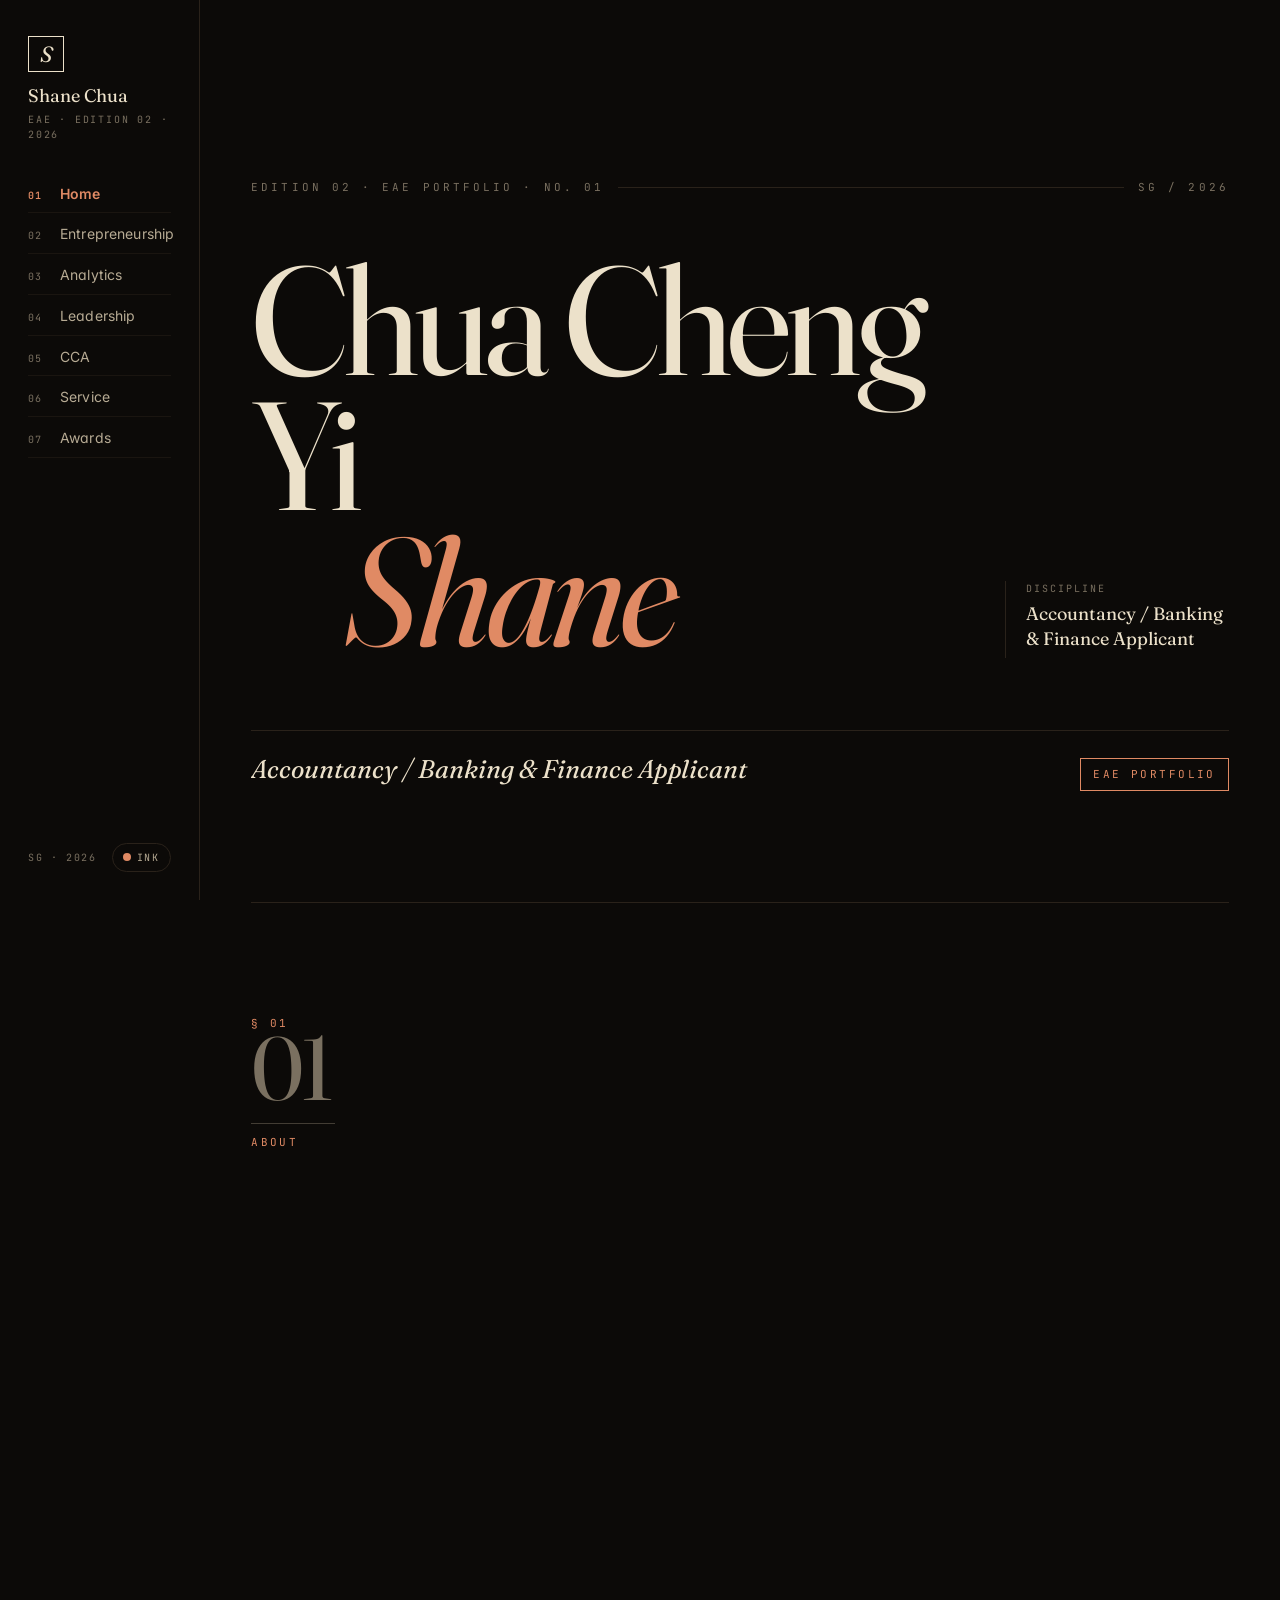
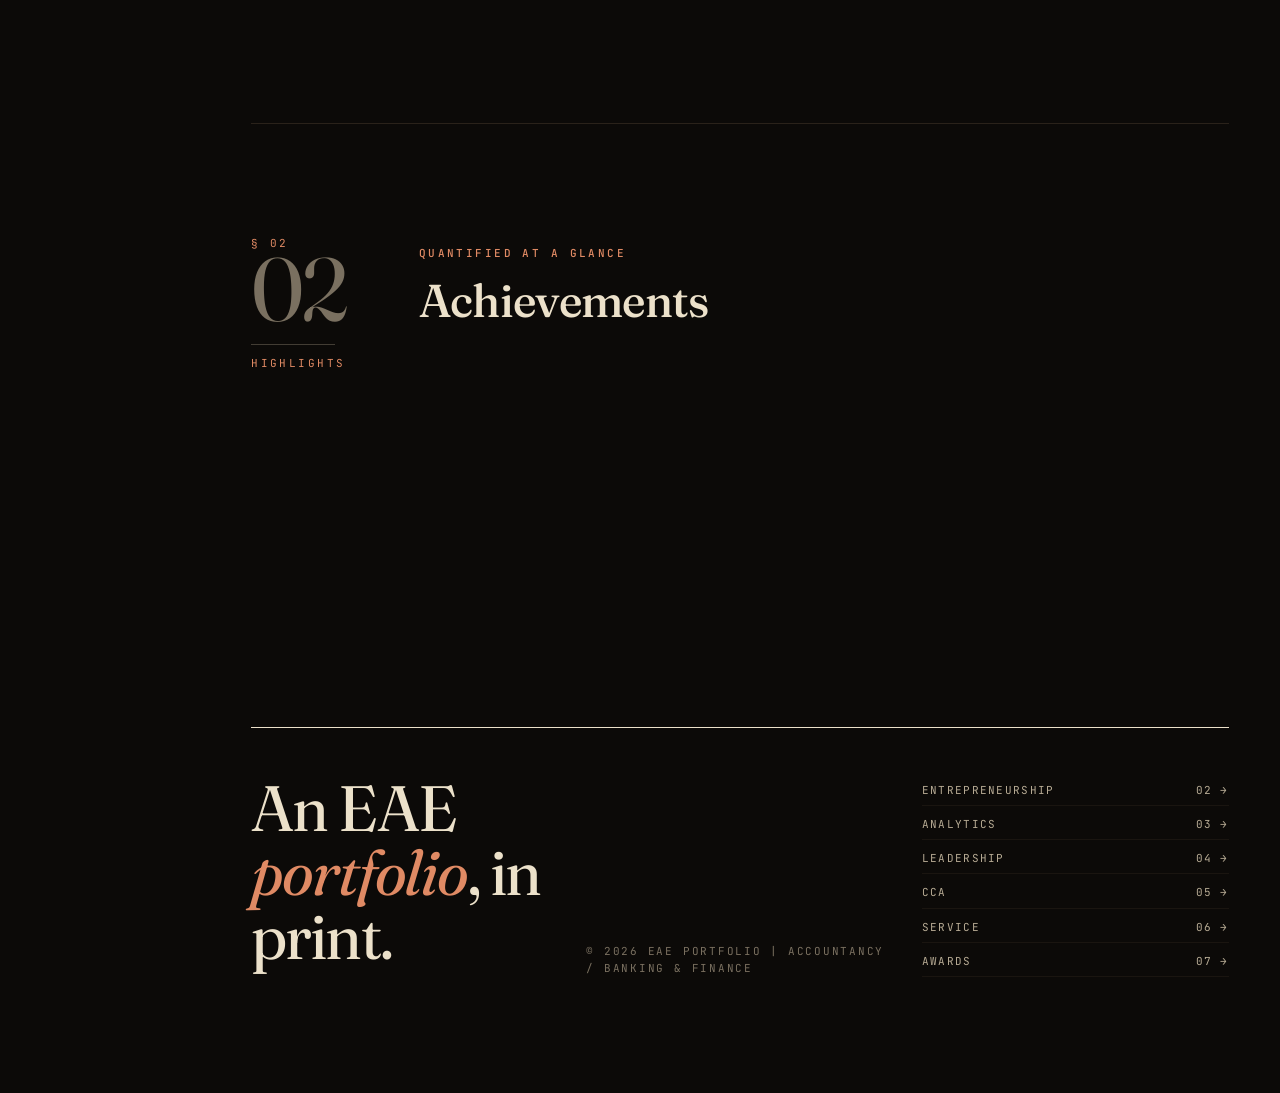
<file: HTML/index.html>
<!DOCTYPE html>
<html lang="en">
<head>
<meta charset="UTF-8">
<meta name="viewport" content="width=device-width, initial-scale=1.0">
<title>Home · Shane Chua</title>
<meta name="description" content="Editorial EAE portfolio of Chua Cheng Yi Shane — Accountancy / Banking & Finance applicant. Entrepreneurship, analytics, leadership, CCA, service, and awards.">
<link rel="icon" type="image/svg+xml" href="data:image/svg+xml;utf8,<svg xmlns='http://www.w3.org/2000/svg' viewBox='0 0 32 32'><rect width='32' height='32' rx='5' fill='%238e2a1c'/><text x='16' y='22' text-anchor='middle' font-family='Georgia,serif' font-style='italic' font-size='17' fill='%23f3ede1'>CY</text></svg>">
<link rel="apple-touch-icon" href="../Images/favicon.svg">
<link rel="preconnect" href="https://fonts.googleapis.com">
<link rel="preconnect" href="https://fonts.gstatic.com" crossorigin>
<link href="https://fonts.googleapis.com/css2?family=Fraunces:ital,opsz,wght@0,9..144,400;0,9..144,500;0,9..144,600;1,9..144,400;1,9..144,500&family=Inter:wght@400;500;600;700&family=JetBrains+Mono:wght@400;500&display=swap" rel="stylesheet">
<link rel="stylesheet" href="../CSS/styles.css">
<script src="../JS/main.js" defer></script>
</head>
<body>

<div class="mobile-bar">
  <a class="brand brand--row" href="./index.html" style="flex-direction:row; align-items:center; gap:12px;">
    <span class="brand-mark">S</span>
    <span>
      <span class="brand-name" style="font-size:16px;">Shane Chua</span><br>
      <span class="brand-sub">EAE · 2026</span>
    </span>
  </a>
  <button class="menu-btn" type="button" aria-label="Open menu">
    <svg viewBox="0 0 24 24" fill="none" stroke="currentColor" stroke-width="1.6"><path d="M3 7h18M3 12h18M3 17h18"/></svg>
  </button>
</div>
<div class="scrim" aria-hidden="true"></div>

<div class="app">

<aside class="side-nav" aria-label="Primary">
  <a class="brand" href="./index.html">
    <span class="brand-mark">S</span>
    <span class="brand-name">Shane Chua</span>
    <span class="brand-sub">EAE · Edition 02 · 2026</span>
  </a>

  <nav>
    <ul class="nav-list">
      <li><a href="./index.html"><span class="num">01</span>Home</a></li>
      <li><a href="./entrepreneurship.html"><span class="num">02</span>Entrepreneurship</a></li>
      <li><a href="./analytics.html"><span class="num">03</span>Analytics</a></li>
      <li><a href="./leadership.html"><span class="num">04</span>Leadership</a></li>
      <li><a href="./cca.html"><span class="num">05</span>CCA</a></li>
      <li><a href="./service.html"><span class="num">06</span>Service</a></li>
      <li><a href="./achievements.html"><span class="num">07</span>Awards</a></li>
    </ul>
  </nav>

  <div class="nav-foot">
    <span>SG · 2026</span>
    <button class="theme-toggle" type="button" aria-label="Toggle theme">
      <span class="dot"></span><span class="label">Ink</span>
    </button>
  </div>
  <button class="menu-close" type="button" aria-label="Close menu" style="position:absolute; top:14px; right:14px;">
    <svg viewBox="0 0 24 24" fill="none" stroke="currentColor" stroke-width="1.6"><path d="M6 6l12 12M18 6L6 18"/></svg>
  </button>
</aside>

<main class="main">

  <span class="cursor-halo" aria-hidden="true"></span>

  <section class="hero">
    <div class="hero-shell">
      <div class="hero-kicker">
        <span class="edition">Edition 02 · EAE Portfolio · No. 01</span>
        <span class="rule"></span>
        <span class="edition">SG / 2026</span>
      </div>

      <h1 class="hero-name">
        <span class="line">Chua Cheng Yi</span>
        <span class="line indent"><em>Shane</em></span>
      </h1>

      <div class="hero-meta">
        <span class="label">Discipline</span>
        <span class="value">Accountancy / Banking &amp; Finance Applicant</span>
      </div>

      <div class="hero-foot">
        <p class="lede">Accountancy / Banking &amp; Finance Applicant</p>
        <span class="tag">EAE Portfolio</span>
      </div>
    </div>
  </section>

  <section class="section" id="about">
    <div class="grid12">
      <div class="folio">
        <span class="label">§ 01</span>
        01
        <span class="slash"></span>
        <span class="label">About</span>
      </div>
      <div class="col-main reveal">
        <a class="page-mark" href="./index.html" aria-label="Home page mark">
          <svg viewBox="0 0 24 24" aria-hidden="true" fill="none" stroke="currentColor" stroke-width="1.6" stroke-linecap="round" stroke-linejoin="round"><path d="M3 11l9-7 9 7"/><path d="M5 10v10h14V10"/><path d="M10 20v-6h4v6"/></svg>
          <span class="pm-label">Folio · Home</span>
        </a>
        <div class="section-head">
          <span class="eyebrow">A short introduction</span>
          <h2>About Me</h2>
        </div>
        <p style="font-size:19px; line-height:1.55; color:var(--ink);">
          I am an aspiring Accountancy and Banking &amp; Finance student with a strong interest in financial analysis, business operations, and data-driven decision-making. Through leadership roles, community service, and managing my own Carousell business, I have developed analytical thinking, communication, and problem-solving skills. I am eager to further strengthen these abilities through a diploma in Accountancy or Banking &amp; Finance.
        </p>
      </div>
      <aside class="col-rail-r reveal">
        <p class="pull-quote" style="margin:0; border-top:0; border-bottom:0; padding:0;">
          Numbers tell stories — I am learning the grammar.
        </p>
      </aside>
    </div>
  </section>

  <section class="section" id="stats">
    <div class="grid12">
      <div class="folio">
        <span class="label">§ 02</span>
        02
        <span class="slash"></span>
        <span class="label">Highlights</span>
      </div>
      <div class="col-wide">
        <div class="section-head">
          <span class="eyebrow">Quantified at a glance</span>
          <h2>Achievements</h2>
        </div>

        <div class="stat-strip reveal">
          <div class="stat-cell">
            <span class="stat-tag">A</span>
            <span class="stat-num" data-count="4">0</span>
            <span class="stat-label">Years Subject Rep</span>
          </div>
          <div class="stat-cell">
            <span class="stat-tag">B</span>
            <span class="stat-num" data-count="50" data-suffix="+">0</span>
            <span class="stat-label">VIA Hours</span>
          </div>
          <div class="stat-cell">
            <span class="stat-tag">C</span>
            <span class="stat-num" style="font-style:italic;">SYF</span>
            <span class="stat-label">Distinction</span>
          </div>
          <div class="stat-cell">
            <span class="stat-tag">D</span>
            <span class="stat-num" data-count="1">0</span>
            <span class="stat-label">Carousell Business</span>
          </div>
        </div>
      </div>
    </div>
  </section>

  <footer class="colophon">
    <div class="mark">An EAE <em>portfolio</em>, in print.</div>
    <div class="copy">© 2026 EAE Portfolio | Accountancy / Banking &amp; Finance</div>
    <nav class="index" aria-label="Site index">
      <a href="./entrepreneurship.html"><span>Entrepreneurship</span><span>02 →</span></a>
      <a href="./analytics.html"><span>Analytics</span><span>03 →</span></a>
      <a href="./leadership.html"><span>Leadership</span><span>04 →</span></a>
      <a href="./cca.html"><span>CCA</span><span>05 →</span></a>
      <a href="./service.html"><span>Service</span><span>06 →</span></a>
      <a href="./achievements.html"><span>Awards</span><span>07 →</span></a>
    </nav>
  </footer>

</main>
</div>

</body>
</html>
</file>
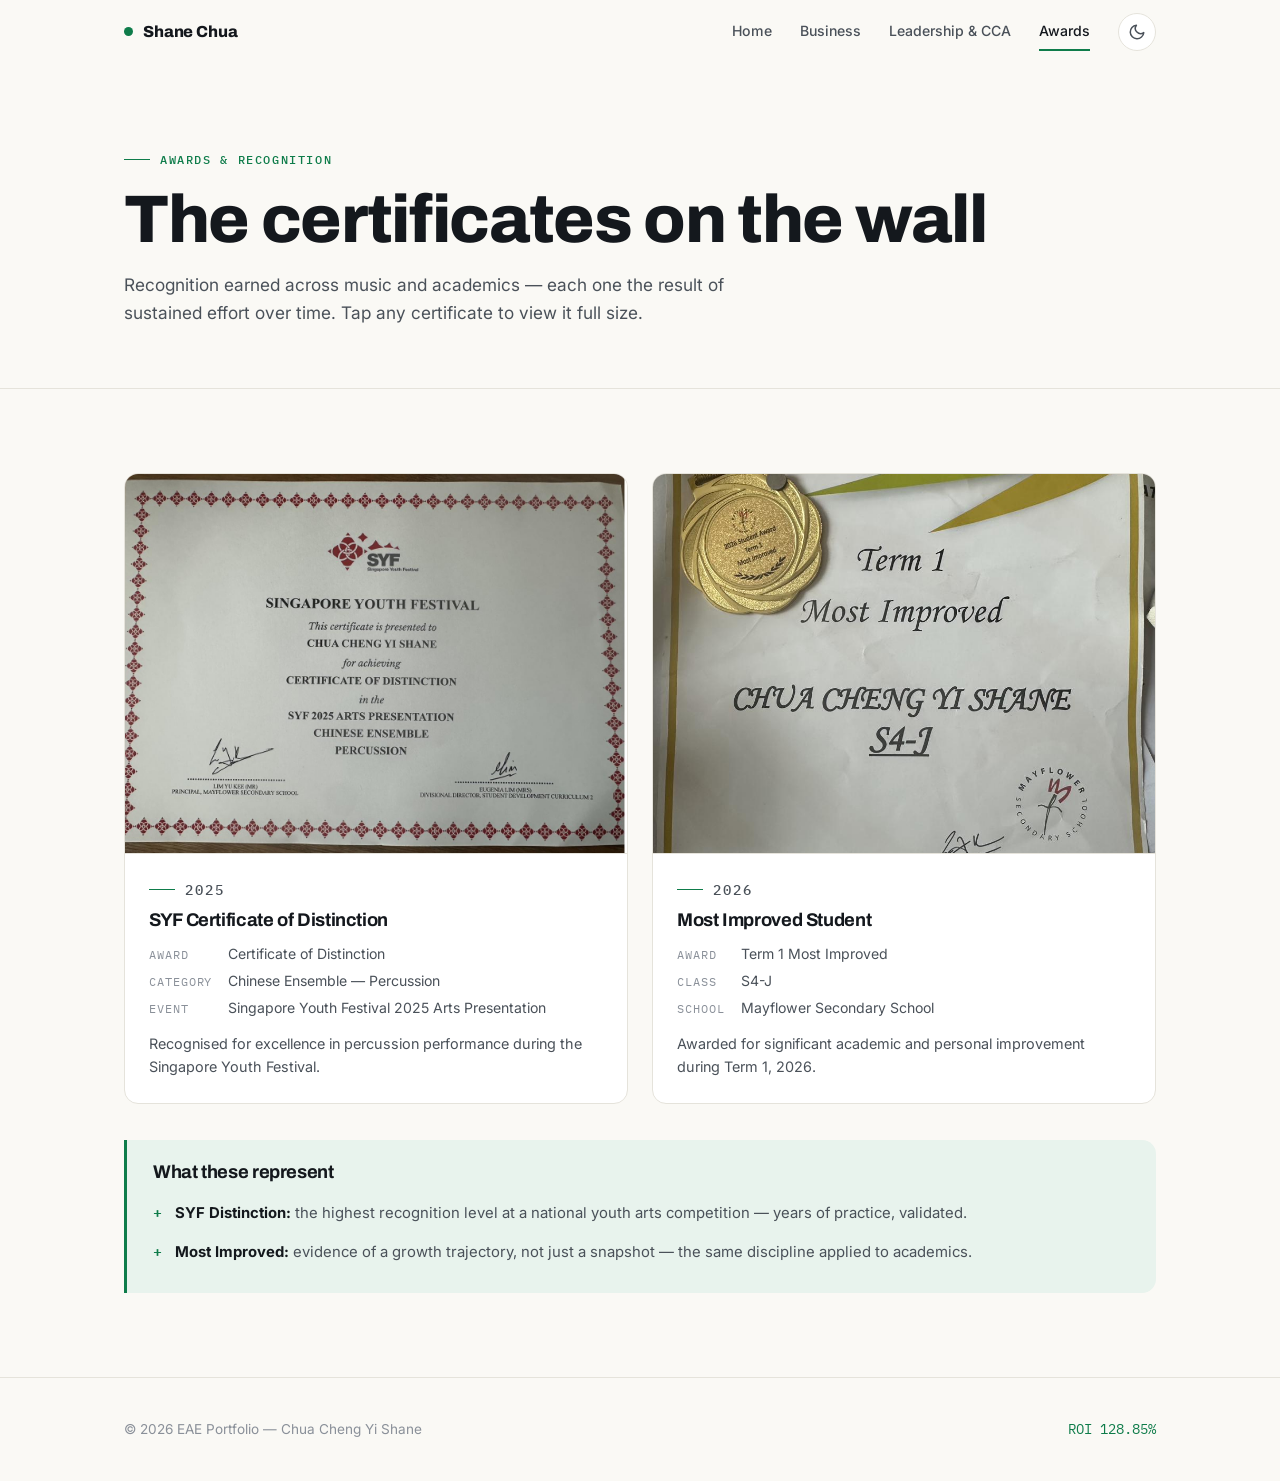
<file: html/achievements.html>
<!DOCTYPE html>
<html lang="en">
<head>
<script>
/* Set theme before paint to avoid flash of wrong theme */
(function(){
  try{
    var t = localStorage.getItem('eae-theme') || 'auto';
    var r = document.documentElement;
    if(t === 'auto'){ r.classList.add('theme-auto'); }
    else{ r.setAttribute('data-theme', t); }
  }catch(e){ document.documentElement.classList.add('theme-auto'); }
})();
</script>

<meta charset="UTF-8">
<meta name="viewport" content="width=device-width, initial-scale=1.0">
<title>Awards & Recognition — Shane Chua · EAE Portfolio</title>
<link rel="preconnect" href="https://fonts.googleapis.com">
<link href="https://fonts.googleapis.com/css2?family=Archivo:wght@600;700;800&family=Inter:wght@400;500;600&family=IBM+Plex+Mono:wght@400;500;600&display=swap" rel="stylesheet">
<link rel="stylesheet" href="../css/style.css">
</head>
<body>

<header class="nav">
  <div class="nav-inner">
    <a class="wordmark" href="../index.html"><span class="tick"></span>Shane Chua</a>
    <div class="nav-right">
      <button class="theme-toggle" type="button" aria-label="Toggle theme">
        <svg class="icon-moon" viewBox="0 0 24 24" fill="none" stroke="currentColor" stroke-width="2" stroke-linecap="round" stroke-linejoin="round"><path d="M21 12.79A9 9 0 1 1 11.21 3 7 7 0 0 0 21 12.79z"></path></svg>
        <svg class="icon-sun" viewBox="0 0 24 24" fill="none" stroke="currentColor" stroke-width="2" stroke-linecap="round" stroke-linejoin="round"><circle cx="12" cy="12" r="4"></circle><path d="M12 2v2M12 20v2M4.93 4.93l1.41 1.41M17.66 17.66l1.41 1.41M2 12h2M20 12h2M6.34 17.66l-1.41 1.41M19.07 4.93l-1.41 1.41"></path></svg>
      </button>
      <button class="nav-toggle" aria-label="Menu" aria-expanded="false">
      <span></span><span></span><span></span>
    </button>
    </div>
    <nav class="nav-links">
      <a href="../index.html">Home</a>
      <a href="business.html">Business</a>
      <a href="leadership.html">Leadership & CCA</a>
      <a href="achievements.html" class="active">Awards</a>
    </nav>
  </div>
</header>

<!-- ============ PAGE HERO ============ -->
<section class="page-hero">
  <div class="wrap reveal">
    <p class="eyebrow">Awards & recognition</p>
    <h1>The certificates on the wall</h1>
    <p class="lede">
      Recognition earned across music and academics — each one the result of
      sustained effort over time. Tap any certificate to view it full size.
    </p>
  </div>
</section>

<!-- ============ AWARDS ============ -->
<section>
  <div class="wrap">
    <div class="award-grid">

      <article class="award reveal">
        <img src="../images/IMG_1872.jpeg" alt="SYF 2025 Certificate of Distinction" data-zoom loading="lazy">
        <div class="award-body">
          <p class="eyebrow" style="margin-bottom:8px;">2025</p>
          <h3>SYF Certificate of Distinction</h3>
          <dl class="award-meta">
            <dt>Award</dt><dd>Certificate of Distinction</dd>
            <dt>Category</dt><dd>Chinese Ensemble — Percussion</dd>
            <dt>Event</dt><dd>Singapore Youth Festival 2025 Arts Presentation</dd>
          </dl>
          <p>Recognised for excellence in percussion performance during the Singapore Youth Festival.</p>
        </div>
      </article>

      <article class="award reveal">
        <img src="../images/IMG_1871.jpeg" alt="2026 Term 1 Most Improved Student award" data-zoom loading="lazy">
        <div class="award-body">
          <p class="eyebrow" style="margin-bottom:8px;">2026</p>
          <h3>Most Improved Student</h3>
          <dl class="award-meta">
            <dt>Award</dt><dd>Term 1 Most Improved</dd>
            <dt>Class</dt><dd>S4-J</dd>
            <dt>School</dt><dd>Mayflower Secondary School</dd>
          </dl>
          <p>Awarded for significant academic and personal improvement during Term 1, 2026.</p>
        </div>
      </article>

    </div>

    <div class="insight mt-2 reveal">
      <h3>What these represent</h3>
      <ul>
        <li><strong>SYF Distinction:</strong> the highest recognition level at a national youth arts competition — years of practice, validated.</li>
        <li><strong>Most Improved:</strong> evidence of a growth trajectory, not just a snapshot — the same discipline applied to academics.</li>
      </ul>
    </div>
  </div>
</section>

<footer>
  <div class="footer-inner">
    <span>© 2026 EAE Portfolio — Chua Cheng Yi Shane</span>
    <span class="num">ROI 128.85%</span>
  </div>
</footer>

<script src="../js/theme.js"></script>
<script src="../js/main.js"></script>
</body>
</html>
</file>
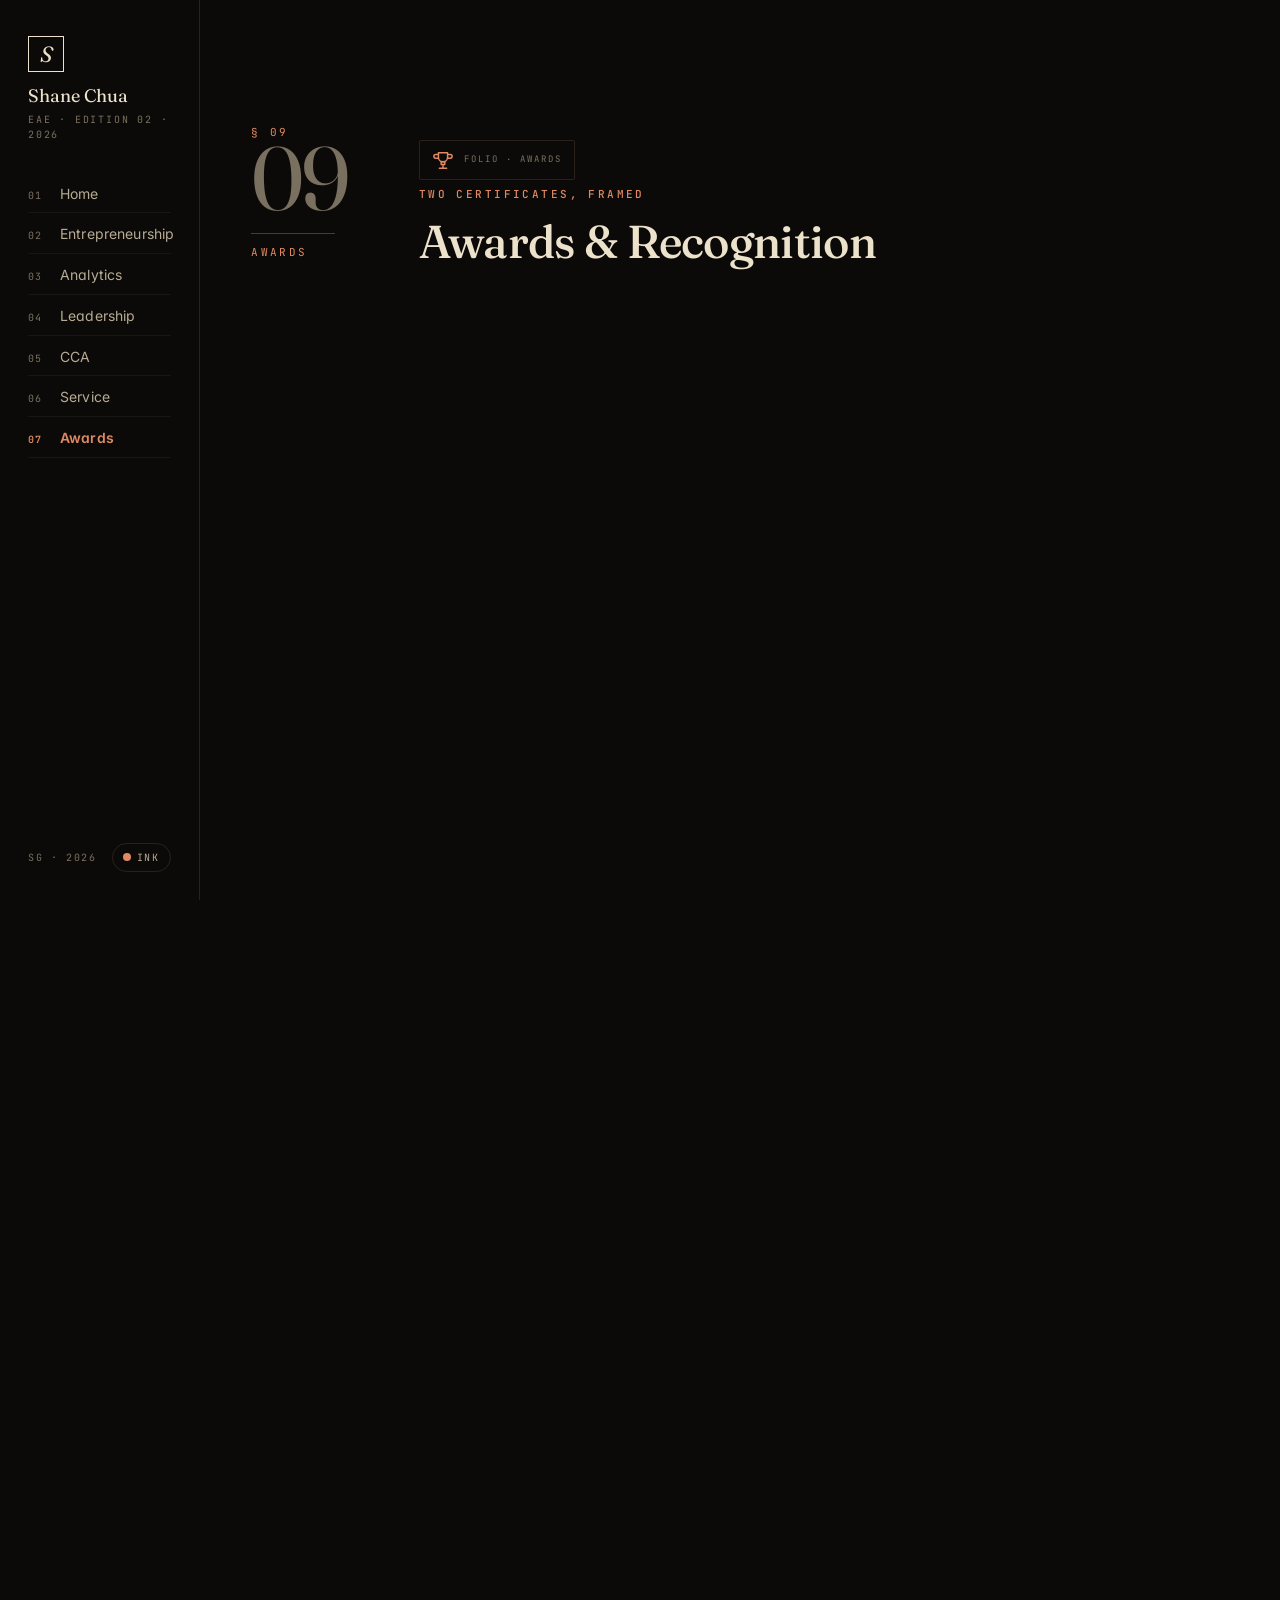
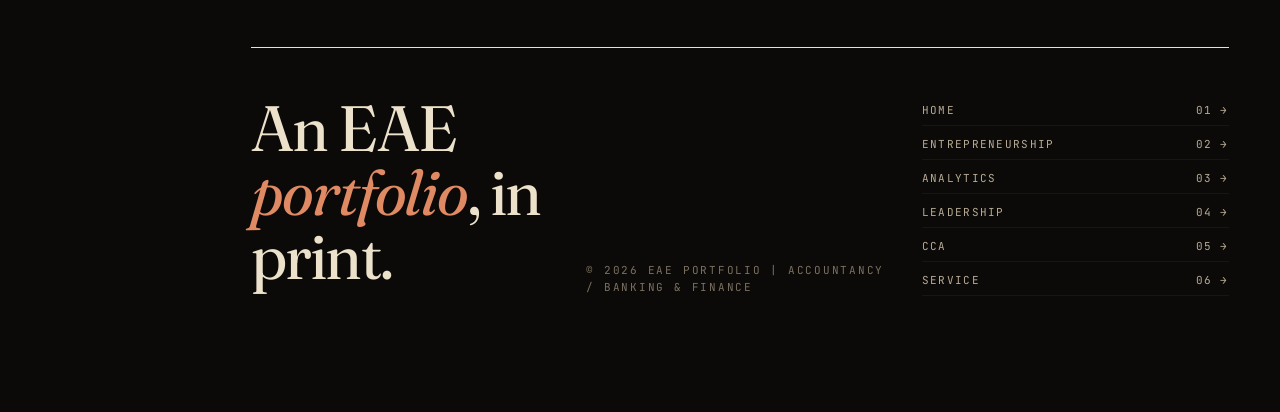
<file: HTML/achievements.html>
<!DOCTYPE html>
<html lang="en">
<head>
<meta charset="UTF-8">
<meta name="viewport" content="width=device-width, initial-scale=1.0">
<title>Awards · Shane Chua</title>
<meta name="description" content="Awards and recognition: SYF Distinction 2025 and Most Improved Student 2026, Mayflower Secondary School.">
<link rel="icon" type="image/svg+xml" href="data:image/svg+xml;utf8,<svg xmlns='http://www.w3.org/2000/svg' viewBox='0 0 32 32'><rect width='32' height='32' rx='5' fill='%238e2a1c'/><g fill='none' stroke='%23f3ede1' stroke-width='2' stroke-linecap='round' stroke-linejoin='round'><path d='M10 5h12v6a6 6 0 0 1-12 0z'/><path d='M10 7H6a2 2 0 0 0 0 4h4'/><path d='M22 7h4a2 2 0 0 1 0 4h-4'/><path d='M13 17h6v3h-6z'/><path d='M11 25h10'/><path d='M16 20v5'/></g></svg>">
<link rel="apple-touch-icon" href="../Images/favicon.svg">
<link rel="preconnect" href="https://fonts.googleapis.com">
<link rel="preconnect" href="https://fonts.gstatic.com" crossorigin>
<link href="https://fonts.googleapis.com/css2?family=Fraunces:ital,opsz,wght@0,9..144,400;0,9..144,500;0,9..144,600;1,9..144,400;1,9..144,500&family=Inter:wght@400;500;600;700&family=JetBrains+Mono:wght@400;500&display=swap" rel="stylesheet">
<link rel="stylesheet" href="../CSS/styles.css">
<script src="../JS/main.js" defer></script>
</head>
<body>

<div class="mobile-bar">
  <a class="brand brand--row" href="./index.html" style="flex-direction:row; align-items:center; gap:12px;">
    <span class="brand-mark">S</span>
    <span>
      <span class="brand-name" style="font-size:16px;">Shane Chua</span><br>
      <span class="brand-sub">EAE · 2026</span>
    </span>
  </a>
  <button class="menu-btn" type="button" aria-label="Open menu">
    <svg viewBox="0 0 24 24" fill="none" stroke="currentColor" stroke-width="1.6"><path d="M3 7h18M3 12h18M3 17h18"/></svg>
  </button>
</div>
<div class="scrim" aria-hidden="true"></div>

<div class="app">

<aside class="side-nav" aria-label="Primary">
  <a class="brand" href="./index.html">
    <span class="brand-mark">S</span>
    <span class="brand-name">Shane Chua</span>
    <span class="brand-sub">EAE · Edition 02 · 2026</span>
  </a>
  <nav>
    <ul class="nav-list">
      <li><a href="./index.html"><span class="num">01</span>Home</a></li>
      <li><a href="./entrepreneurship.html"><span class="num">02</span>Entrepreneurship</a></li>
      <li><a href="./analytics.html"><span class="num">03</span>Analytics</a></li>
      <li><a href="./leadership.html"><span class="num">04</span>Leadership</a></li>
      <li><a href="./cca.html"><span class="num">05</span>CCA</a></li>
      <li><a href="./service.html"><span class="num">06</span>Service</a></li>
      <li><a href="./achievements.html"><span class="num">07</span>Awards</a></li>
    </ul>
  </nav>
  <div class="nav-foot">
    <span>SG · 2026</span>
    <button class="theme-toggle" type="button" aria-label="Toggle theme">
      <span class="dot"></span><span class="label">Ink</span>
    </button>
  </div>
  <button class="menu-close" type="button" aria-label="Close menu" style="position:absolute; top:14px; right:14px;">
    <svg viewBox="0 0 24 24" fill="none" stroke="currentColor" stroke-width="1.6"><path d="M6 6l12 12M18 6L6 18"/></svg>
  </button>
</aside>

<main class="main">

  <section class="section" id="achievements" style="padding-top: clamp(70px, 10vw, 140px);">
    <div class="grid12">
      <div class="folio">
        <span class="label">§ 09</span>
        09
        <span class="slash"></span>
        <span class="label">Awards</span>
      </div>
      <div class="col-wide">
        <a class="page-mark" href="./achievements.html" aria-label="Awards page mark">
          <svg viewBox="0 0 24 24" aria-hidden="true" fill="none" stroke="currentColor" stroke-width="1.6" stroke-linecap="round" stroke-linejoin="round"><path d="M7 4h10v5a5 5 0 0 1-10 0z"/><path d="M7 6H4a2 2 0 0 0 0 4h3"/><path d="M17 6h3a2 2 0 0 1 0 4h-3"/><path d="M10 14h4v3h-4z"/><path d="M8 21h8"/><path d="M12 17v4"/></svg>
          <span class="pm-label">Folio · Awards</span>
        </a>
        <div class="section-head">
          <span class="eyebrow">Two certificates, framed</span>
          <h2>Awards &amp; Recognition</h2>
        </div>

        <div class="awards-spread">

          <article class="award reveal">
            <figure>
              <img class="lightbox-image" tabindex="0" src="../Images/IMG_1872.jpeg" alt="SYF Distinction Certificate" data-lightbox-description="Recognized for excellence in percussion performance during the Singapore Youth Festival.">
              <figcaption>Plate 01 · Certificate of Distinction · SYF 2025</figcaption>
            </figure>
            <div class="award-info">
              <span class="award-no">01</span>
              <span class="eyebrow" style="margin-bottom:10px;">Singapore Youth Festival</span>
              <h3><span class="icon" aria-hidden="true"><svg viewBox="0 0 24 24"><path d="M7 4h10v5a5 5 0 0 1-10 0z"/><path d="M7 6H4a2 2 0 0 0 0 4h3"/><path d="M17 6h3a2 2 0 0 1 0 4h-3"/><path d="M10 14h4v3h-4z"/><path d="M8 21h8"/><path d="M12 17v4"/></svg></span>SYF Distinction 2025</h3>
              <p><strong>Award:</strong> Certificate of Distinction</p>
              <p><strong>Category:</strong> Chinese Ensemble - Percussion</p>
              <p><strong>Event:</strong> Singapore Youth Festival 2025 Arts Presentation</p>
              <p>Recognized for excellence in percussion performance during the Singapore Youth Festival.</p>
            </div>
          </article>

          <article class="award flip reveal">
            <figure>
              <img class="lightbox-image" tabindex="0" src="../Images/IMG_1871.jpeg" alt="Most Improved Student Award" data-lightbox-description="Awarded for significant academic and personal improvement during Term 1, 2026.">
              <figcaption>Plate 02 · Most Improved · Term 1, 2026</figcaption>
            </figure>
            <div class="award-info">
              <span class="award-no">02</span>
              <span class="eyebrow" style="margin-bottom:10px;">Mayflower Secondary School</span>
              <h3><span class="icon" aria-hidden="true"><svg viewBox="0 0 24 24"><path d="M7 3l3 7"/><path d="M17 3l-3 7"/><circle cx="12" cy="16" r="5"/><path d="M10 16h4"/></svg></span>Most Improved Student 2026</h3>
              <p><strong>Award:</strong> Term 1 Most Improved</p>
              <p><strong>Class:</strong> S4-J</p>
              <p><strong>School:</strong> Mayflower Secondary School</p>
              <p>Awarded for significant academic and personal improvement during Term 1, 2026.</p>
            </div>
          </article>

        </div>
      </div>
    </div>
  </section>

  <footer class="colophon">
    <div class="mark">An EAE <em>portfolio</em>, in print.</div>
    <div class="copy">© 2026 EAE Portfolio | Accountancy / Banking &amp; Finance</div>
    <nav class="index" aria-label="Site index">
      <a href="./index.html"><span>Home</span><span>01 →</span></a>
      <a href="./entrepreneurship.html"><span>Entrepreneurship</span><span>02 →</span></a>
      <a href="./analytics.html"><span>Analytics</span><span>03 →</span></a>
      <a href="./leadership.html"><span>Leadership</span><span>04 →</span></a>
      <a href="./cca.html"><span>CCA</span><span>05 →</span></a>
      <a href="./service.html"><span>Service</span><span>06 →</span></a>
    </nav>
  </footer>

</main>
</div>

</body>
</html>
</file>
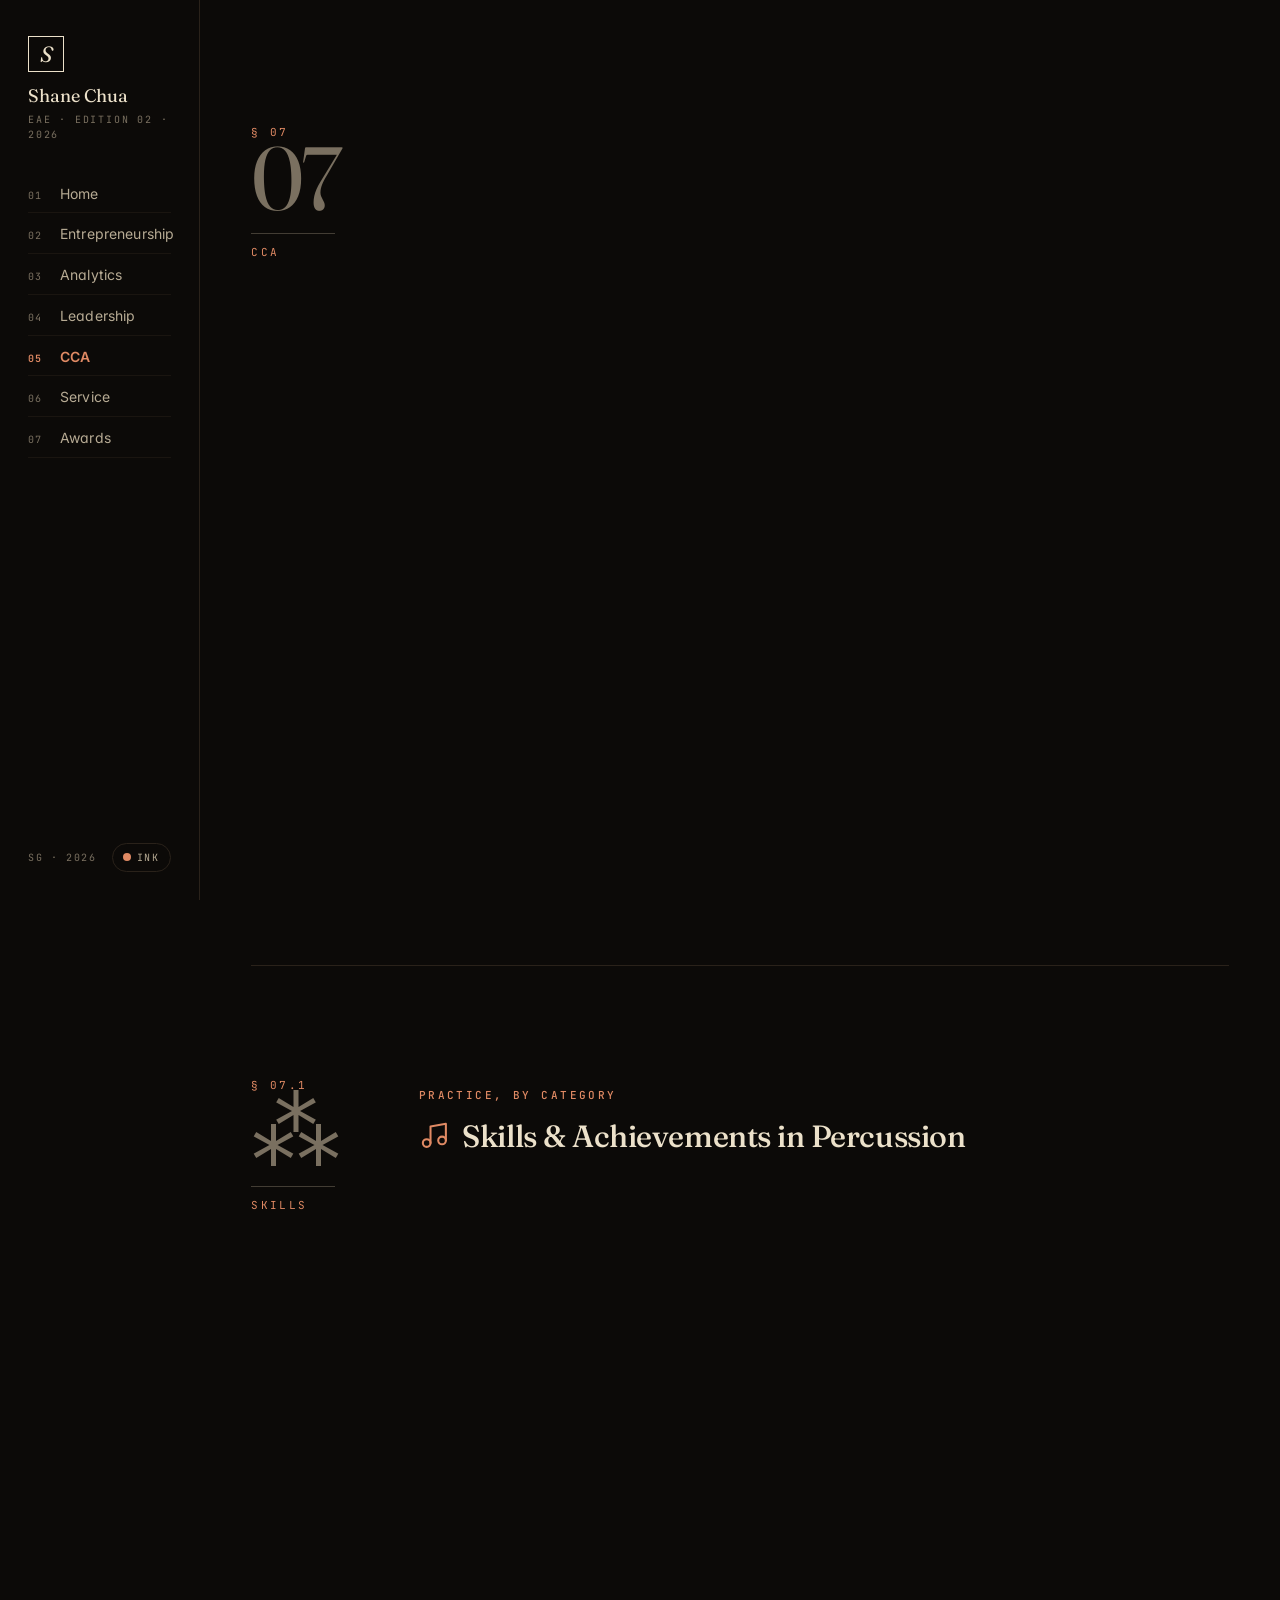
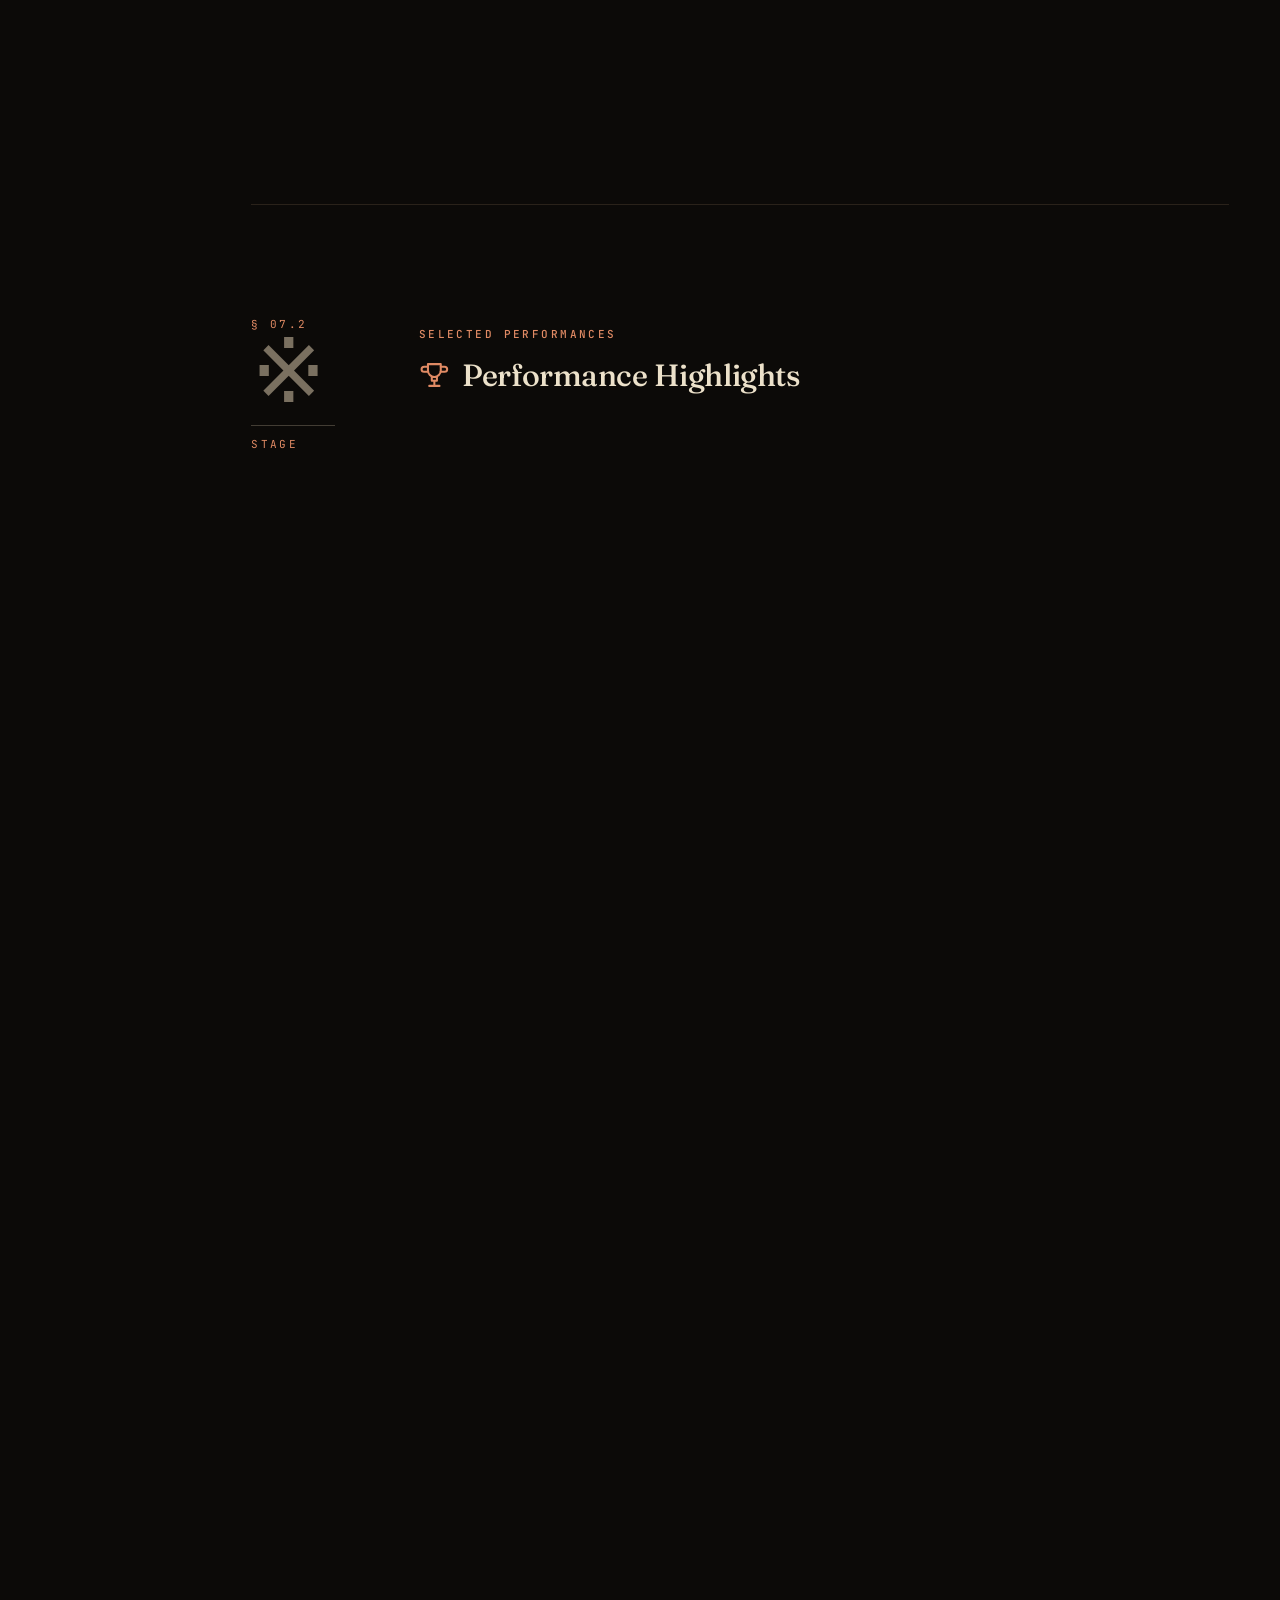
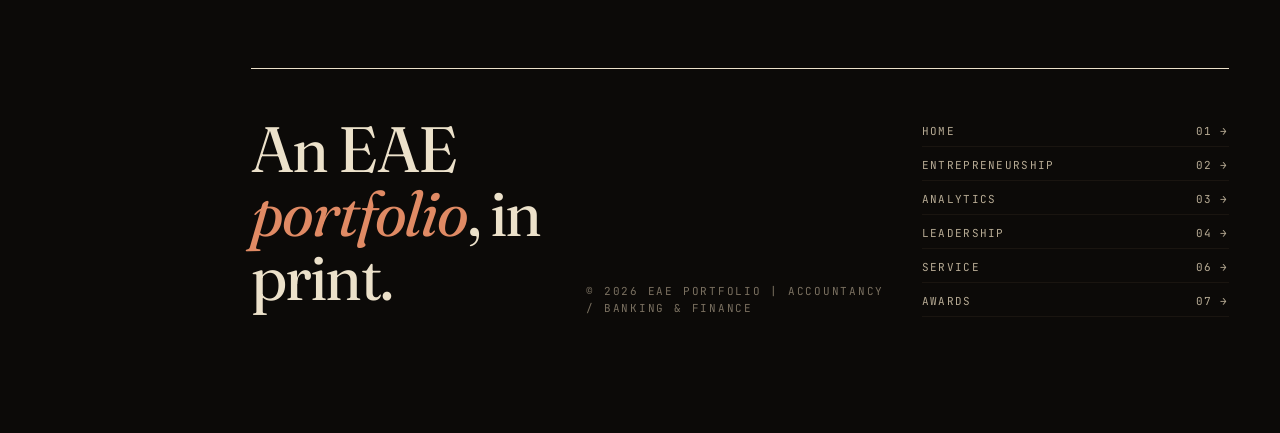
<file: HTML/cca.html>
<!DOCTYPE html>
<html lang="en">
<head>
<meta charset="UTF-8">
<meta name="viewport" content="width=device-width, initial-scale=1.0">
<title>CCA · Shane Chua</title>
<meta name="description" content="Chinese Ensemble Percussion: SYF Distinction 2025, technical mastery, ensemble leadership and stage discipline.">
<link rel="icon" type="image/svg+xml" href="data:image/svg+xml;utf8,<svg xmlns='http://www.w3.org/2000/svg' viewBox='0 0 32 32'><rect width='32' height='32' rx='5' fill='%238e2a1c'/><g fill='none' stroke='%23f3ede1' stroke-width='2' stroke-linecap='round' stroke-linejoin='round'><ellipse cx='16' cy='11' rx='11' ry='4'/><path d='M5 11v10c0 2.2 5 4 11 4s11-1.8 11-4V11'/><path d='M22 5l-4 4'/><path d='M24 7l-4 4'/></g></svg>">
<link rel="apple-touch-icon" href="../Images/favicon.svg">
<link rel="preconnect" href="https://fonts.googleapis.com">
<link rel="preconnect" href="https://fonts.gstatic.com" crossorigin>
<link href="https://fonts.googleapis.com/css2?family=Fraunces:ital,opsz,wght@0,9..144,400;0,9..144,500;0,9..144,600;1,9..144,400;1,9..144,500&family=Inter:wght@400;500;600;700&family=JetBrains+Mono:wght@400;500&display=swap" rel="stylesheet">
<link rel="stylesheet" href="../CSS/styles.css">
<script src="../JS/main.js" defer></script>
</head>
<body>

<div class="mobile-bar">
  <a class="brand brand--row" href="./index.html" style="flex-direction:row; align-items:center; gap:12px;">
    <span class="brand-mark">S</span>
    <span>
      <span class="brand-name" style="font-size:16px;">Shane Chua</span><br>
      <span class="brand-sub">EAE · 2026</span>
    </span>
  </a>
  <button class="menu-btn" type="button" aria-label="Open menu">
    <svg viewBox="0 0 24 24" fill="none" stroke="currentColor" stroke-width="1.6"><path d="M3 7h18M3 12h18M3 17h18"/></svg>
  </button>
</div>
<div class="scrim" aria-hidden="true"></div>

<div class="app">

<aside class="side-nav" aria-label="Primary">
  <a class="brand" href="./index.html">
    <span class="brand-mark">S</span>
    <span class="brand-name">Shane Chua</span>
    <span class="brand-sub">EAE · Edition 02 · 2026</span>
  </a>
  <nav>
    <ul class="nav-list">
      <li><a href="./index.html"><span class="num">01</span>Home</a></li>
      <li><a href="./entrepreneurship.html"><span class="num">02</span>Entrepreneurship</a></li>
      <li><a href="./analytics.html"><span class="num">03</span>Analytics</a></li>
      <li><a href="./leadership.html"><span class="num">04</span>Leadership</a></li>
      <li><a href="./cca.html"><span class="num">05</span>CCA</a></li>
      <li><a href="./service.html"><span class="num">06</span>Service</a></li>
      <li><a href="./achievements.html"><span class="num">07</span>Awards</a></li>
    </ul>
  </nav>
  <div class="nav-foot">
    <span>SG · 2026</span>
    <button class="theme-toggle" type="button" aria-label="Toggle theme">
      <span class="dot"></span><span class="label">Ink</span>
    </button>
  </div>
  <button class="menu-close" type="button" aria-label="Close menu" style="position:absolute; top:14px; right:14px;">
    <svg viewBox="0 0 24 24" fill="none" stroke="currentColor" stroke-width="1.6"><path d="M6 6l12 12M18 6L6 18"/></svg>
  </button>
</aside>

<main class="main">

  <section class="section" id="cca" style="padding-top: clamp(70px, 10vw, 140px);">
    <div class="grid12">
      <div class="folio">
        <span class="label">§ 07</span>
        07
        <span class="slash"></span>
        <span class="label">CCA</span>
      </div>
      <div class="col-main reveal">
        <a class="page-mark" href="./cca.html" aria-label="CCA page mark">
          <svg viewBox="0 0 24 24" aria-hidden="true" fill="none" stroke="currentColor" stroke-width="1.6" stroke-linecap="round" stroke-linejoin="round"><ellipse cx="12" cy="8" rx="9" ry="3"/><path d="M3 8v8c0 1.66 4 3 9 3s9-1.34 9-3V8"/><path d="M16 4l-3 3"/><path d="M18 6l-3 3"/></svg>
          <span class="pm-label">Folio · CCA</span>
        </a>
        <div class="section-head">
          <span class="eyebrow">Sticks, skins and silence</span>
          <h2><span class="icon" aria-hidden="true"><svg viewBox="0 0 24 24"><ellipse cx="12" cy="8" rx="9" ry="3"/><path d="M3 8v8c0 1.66 4 3 9 3s9-1.34 9-3V8"/><path d="M16 4l-3 3"/><path d="M18 6l-3 3"/></svg></span>Chinese Ensemble - Percussion</h2>
        </div>
        <h3 style="font-family: var(--serif); font-size: clamp(22px, 1.8vw, 28px); margin-bottom: 16px; font-style: italic;">Passion for Drumming &amp; Musical Excellence</h3>
        <p style="font-size:19px; color:var(--ink);">
          As a percussionist in Chinese Ensemble, I developed discipline, teamwork, and perseverance through regular training and performances. My efforts contributed to achieving a Distinction award at the Singapore Youth Festival (SYF), reflecting both personal dedication and collective excellence.
        </p>
      </div>
      <aside class="col-rail-r reveal">
        <p class="pull-quote" style="margin:0;">Distinction at SYF — earned by metronome and muscle memory.</p>
      </aside>
    </div>
  </section>

  <section class="section">
    <div class="grid12">
      <div class="folio">
        <span class="label">§ 07.1</span>
        ⁂
        <span class="slash"></span>
        <span class="label">Skills</span>
      </div>
      <div class="col-wide">
        <div class="section-head">
          <span class="eyebrow">Practice, by category</span>
          <h3 style="font-size:clamp(22px, 2.4vw, 34px);"><span class="icon" aria-hidden="true"><svg viewBox="0 0 24 24"><path d="M9 18V5l12-2v13"/><circle cx="6" cy="18" r="3"/><circle cx="18" cy="16" r="3"/></svg></span>Skills &amp; Achievements in Percussion</h3>
        </div>

        <div class="skills-grid reveal">
          <div class="skill-item">
            <h4>Technical Proficiency</h4>
            <p>Mastered multiple percussion instruments including drums, cymbals, and gongs. Developed advanced timing, rhythm control, and instrumental techniques.</p>
          </div>
          <div class="skill-item">
            <h4>Ensemble Performance</h4>
            <p>Performed complex percussion arrangements in ensemble settings, synchronizing with other musicians and adapting to dynamic performance requirements.</p>
          </div>
          <div class="skill-item">
            <h4>Musical Interpretation</h4>
            <p>Developed ability to understand and interpret musical scores, bringing emotional depth and cultural understanding to traditional Chinese music.</p>
          </div>
          <div class="skill-item">
            <h4>Discipline &amp; Dedication</h4>
            <p>Committed to consistent practice routines and continuous improvement, balancing CCA demands with academic responsibilities.</p>
          </div>
          <div class="skill-item">
            <h4>Collaborative Excellence</h4>
            <p>Worked harmoniously with ensemble members, providing support and contributing to collective musical cohesion.</p>
          </div>
          <div class="skill-item">
            <h4>Performance Under Pressure</h4>
            <p>Delivered high-quality performances during school events and festival competitions, maintaining composure and technical excellence in high-pressure situations.</p>
          </div>
        </div>
      </div>
    </div>
  </section>

  <section class="section">
    <div class="grid12">
      <div class="folio">
        <span class="label">§ 07.2</span>
        ※
        <span class="slash"></span>
        <span class="label">Stage</span>
      </div>
      <div class="col-wide">
        <div class="section-head">
          <span class="eyebrow">Selected performances</span>
          <h3 style="font-size:clamp(22px, 2.4vw, 34px);"><span class="icon" aria-hidden="true"><svg viewBox="0 0 24 24"><path d="M7 4h10v5a5 5 0 0 1-10 0z"/><path d="M7 6H4a2 2 0 0 0 0 4h3"/><path d="M17 6h3a2 2 0 0 1 0 4h-3"/><path d="M10 14h4v3h-4z"/><path d="M8 21h8"/><path d="M12 17v4"/></svg></span>Performance Highlights</h3>
        </div>

        <div class="timeline">
          <article class="timeline-item reveal">
            <span class="time">SYF · 2025</span>
            <div>
              <h4>Singapore Youth Festival (SYF) 2025 - Distinction Award</h4>
              <p><strong>Achievement:</strong> Awarded Certificate of Distinction in percussion category</p>
              <p><strong>Recognition:</strong> Validated technical excellence and musical interpretation at national youth arts competition</p>
              <p><strong>Impact:</strong> Achieved highest recognition level, demonstrating mastery of drumming and ensemble performance</p>
            </div>
          </article>

          <article class="timeline-item reveal">
            <span class="time">School Events</span>
            <div>
              <h4>School Performance Events &amp; Assemblies</h4>
              <p><strong>Events:</strong> Chinese New Year celebrations, school concerts, cultural performances</p>
              <p><strong>Responsibilities:</strong> Led percussion sections, performed solo features, and mentored junior ensemble members</p>
              <p><strong>Audience Engagement:</strong> Connected with audiences through dynamic and culturally authentic performances</p>
            </div>
          </article>

          <article class="timeline-item reveal">
            <span class="time">Multi-year</span>
            <div>
              <h4>Ensemble Leadership &amp; Mentorship</h4>
              <p><strong>Development:</strong> Progressed from solo performer to ensemble leader over multiple years</p>
              <p><strong>Mentorship:</strong> Guided newer members in percussion techniques and ensemble coordination</p>
              <p><strong>Contribution:</strong> Elevated overall ensemble quality through technical excellence and collaborative spirit</p>
            </div>
          </article>
        </div>

        <div class="insight reveal">
          <h4><span class="icon" aria-hidden="true"><svg viewBox="0 0 24 24"><path d="M9 18h6"/><path d="M10 21h4"/><path d="M12 3a6 6 0 0 0-4 10.5c.7.7 1.5 1.5 1.5 2.5h5c0-1 .8-1.8 1.5-2.5A6 6 0 0 0 12 3z"/></svg></span>Musical Excellence &amp; Personal Growth</h4>
          <ul>
            <li><strong>Passion Pursuit:</strong> Dedicated myself to developing deep expertise in drumming and percussion performance</li>
            <li><strong>Excellence Recognition:</strong> SYF Distinction award validates years of practice and artistic achievement</li>
            <li><strong>Discipline Development:</strong> Learned time management, persistence, and the importance of consistent practice</li>
            <li><strong>Cultural Understanding:</strong> Gained appreciation for Chinese musical traditions and cultural heritage</li>
            <li><strong>Team Player Mindset:</strong> Experienced the value of collaboration and supporting fellow performers</li>
            <li><strong>Performance Confidence:</strong> Built confidence performing in front of diverse audiences in various settings</li>
          </ul>
        </div>
      </div>
    </div>
  </section>

  <footer class="colophon">
    <div class="mark">An EAE <em>portfolio</em>, in print.</div>
    <div class="copy">© 2026 EAE Portfolio | Accountancy / Banking &amp; Finance</div>
    <nav class="index" aria-label="Site index">
      <a href="./index.html"><span>Home</span><span>01 →</span></a>
      <a href="./entrepreneurship.html"><span>Entrepreneurship</span><span>02 →</span></a>
      <a href="./analytics.html"><span>Analytics</span><span>03 →</span></a>
      <a href="./leadership.html"><span>Leadership</span><span>04 →</span></a>
      <a href="./service.html"><span>Service</span><span>06 →</span></a>
      <a href="./achievements.html"><span>Awards</span><span>07 →</span></a>
    </nav>
  </footer>

</main>
</div>

</body>
</html>
</file>
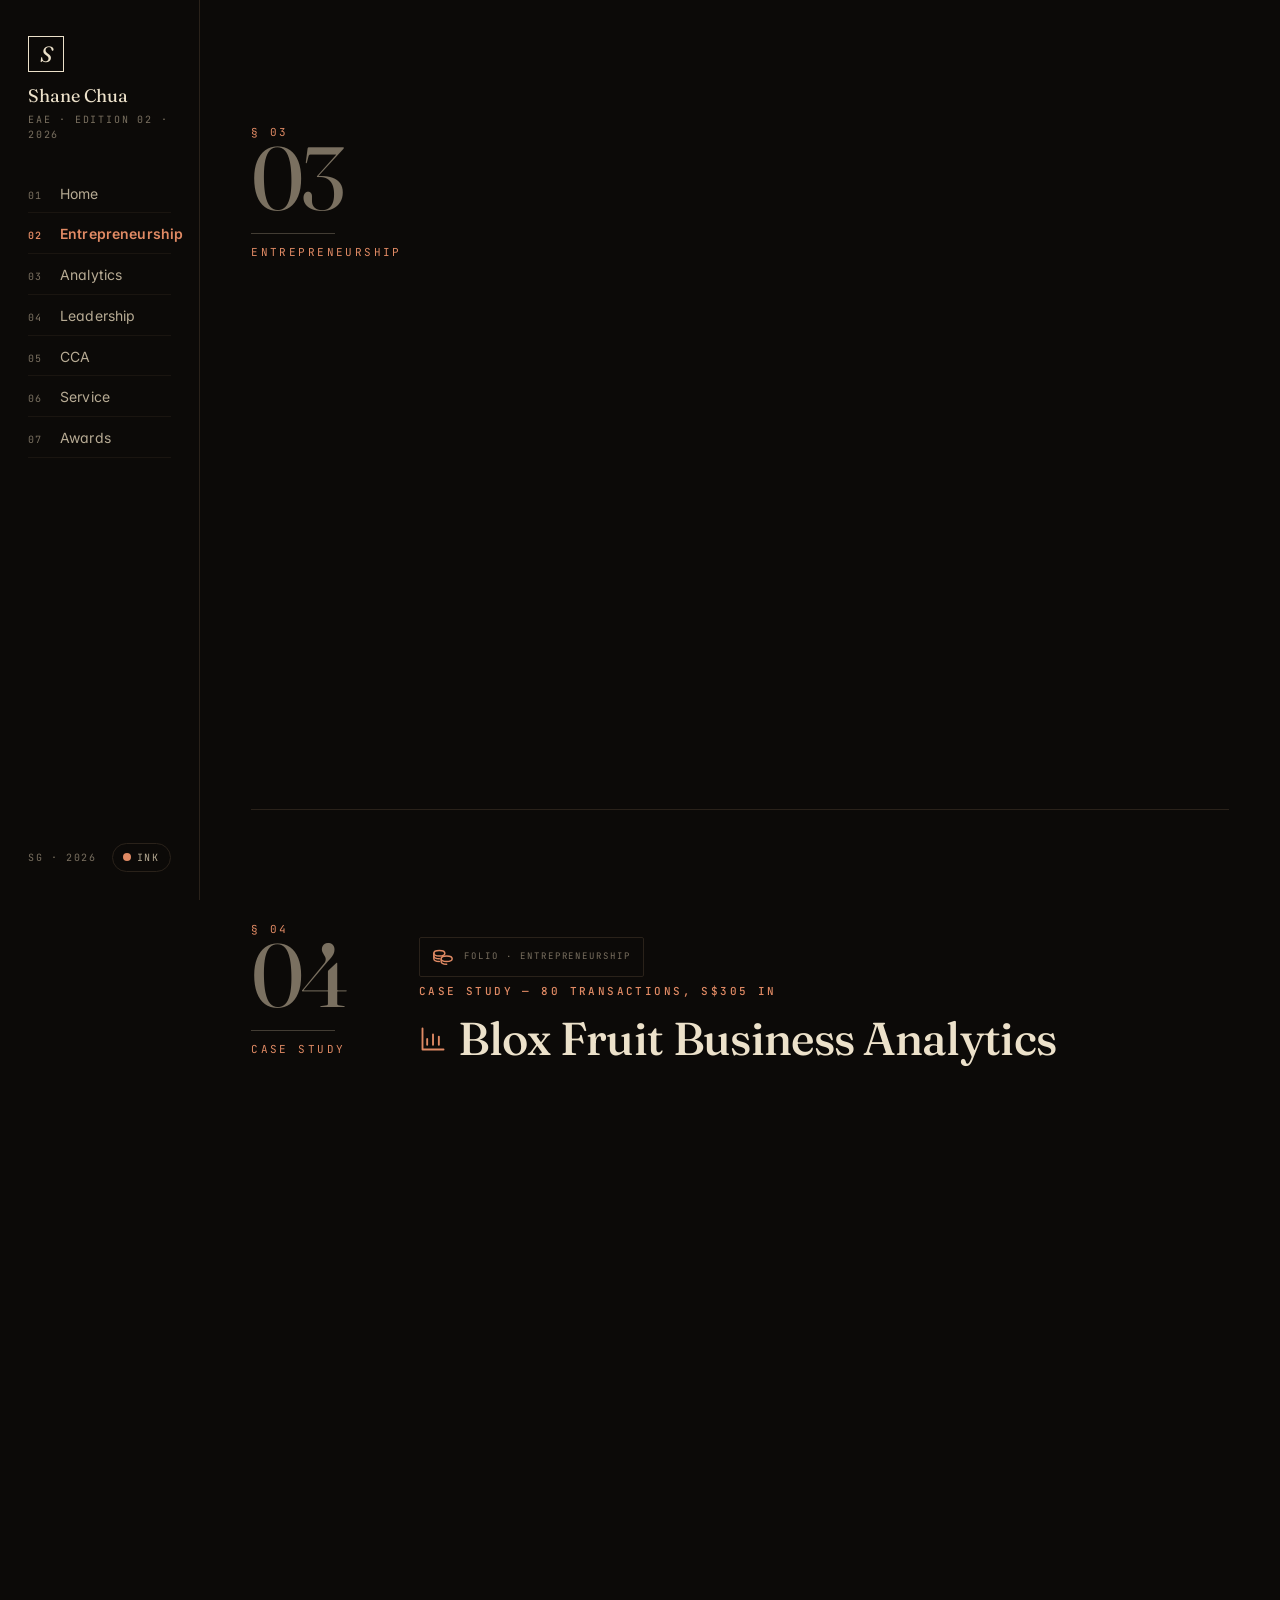
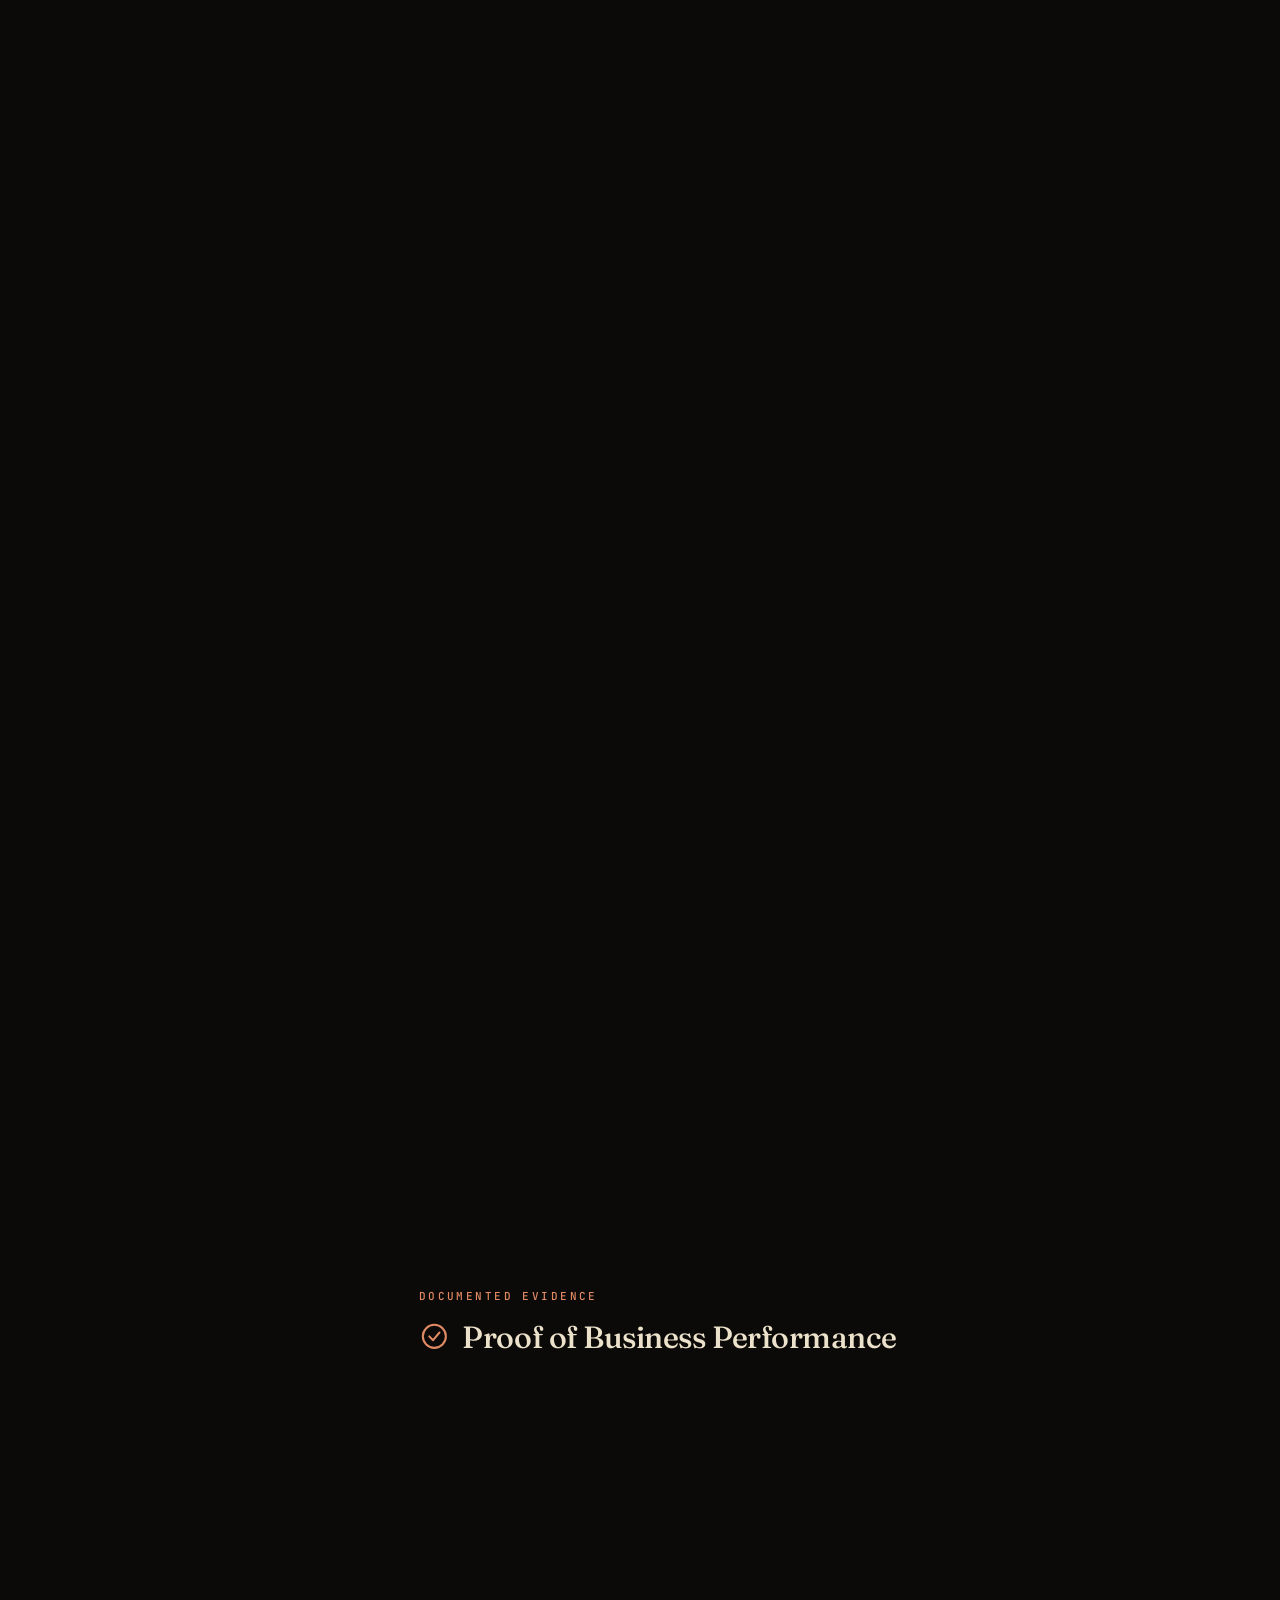
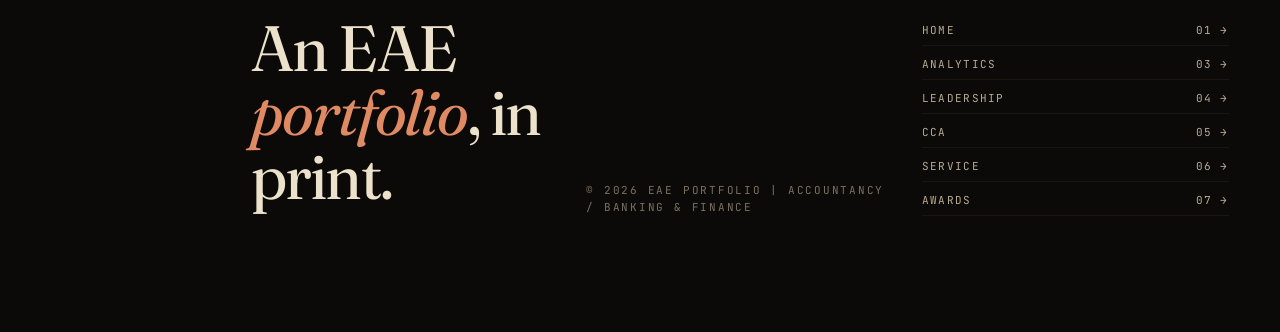
<file: HTML/entrepreneurship.html>
<!DOCTYPE html>
<html lang="en">
<head>
<meta charset="UTF-8">
<meta name="viewport" content="width=device-width, initial-scale=1.0">
<title>Entrepreneurship · Shane Chua</title>
<meta name="description" content="Carousell business case study — Blox Fruit Business Analytics. ROI, transaction analysis, customer reviews and entrepreneurial skills.">
<link rel="icon" type="image/svg+xml" href="data:image/svg+xml;utf8,<svg xmlns='http://www.w3.org/2000/svg' viewBox='0 0 32 32'><rect width='32' height='32' rx='5' fill='%238e2a1c'/><g fill='none' stroke='%23f3ede1' stroke-width='2' stroke-linecap='round' stroke-linejoin='round'><ellipse cx='12' cy='12' rx='8' ry='4'/><path d='M4 12v4c0 2.2 3.6 4 8 4'/><ellipse cx='20' cy='20' rx='8' ry='4'/></g></svg>">
<link rel="apple-touch-icon" href="../Images/favicon.svg">
<link rel="preconnect" href="https://fonts.googleapis.com">
<link rel="preconnect" href="https://fonts.gstatic.com" crossorigin>
<link href="https://fonts.googleapis.com/css2?family=Fraunces:ital,opsz,wght@0,9..144,400;0,9..144,500;0,9..144,600;1,9..144,400;1,9..144,500&family=Inter:wght@400;500;600;700&family=JetBrains+Mono:wght@400;500&display=swap" rel="stylesheet">
<link rel="stylesheet" href="../CSS/styles.css">
<script src="../JS/main.js" defer></script>
</head>
<body>

<div class="mobile-bar">
  <a class="brand brand--row" href="./index.html" style="flex-direction:row; align-items:center; gap:12px;">
    <span class="brand-mark">S</span>
    <span>
      <span class="brand-name" style="font-size:16px;">Shane Chua</span><br>
      <span class="brand-sub">EAE · 2026</span>
    </span>
  </a>
  <button class="menu-btn" type="button" aria-label="Open menu">
    <svg viewBox="0 0 24 24" fill="none" stroke="currentColor" stroke-width="1.6"><path d="M3 7h18M3 12h18M3 17h18"/></svg>
  </button>
</div>
<div class="scrim" aria-hidden="true"></div>

<div class="app">

<aside class="side-nav" aria-label="Primary">
  <a class="brand" href="./index.html">
    <span class="brand-mark">S</span>
    <span class="brand-name">Shane Chua</span>
    <span class="brand-sub">EAE · Edition 02 · 2026</span>
  </a>
  <nav>
    <ul class="nav-list">
      <li><a href="./index.html"><span class="num">01</span>Home</a></li>
      <li><a href="./entrepreneurship.html"><span class="num">02</span>Entrepreneurship</a></li>
      <li><a href="./analytics.html"><span class="num">03</span>Analytics</a></li>
      <li><a href="./leadership.html"><span class="num">04</span>Leadership</a></li>
      <li><a href="./cca.html"><span class="num">05</span>CCA</a></li>
      <li><a href="./service.html"><span class="num">06</span>Service</a></li>
      <li><a href="./achievements.html"><span class="num">07</span>Awards</a></li>
    </ul>
  </nav>
  <div class="nav-foot">
    <span>SG · 2026</span>
    <button class="theme-toggle" type="button" aria-label="Toggle theme">
      <span class="dot"></span><span class="label">Ink</span>
    </button>
  </div>
  <button class="menu-close" type="button" aria-label="Close menu" style="position:absolute; top:14px; right:14px;">
    <svg viewBox="0 0 24 24" fill="none" stroke="currentColor" stroke-width="1.6"><path d="M6 6l12 12M18 6L6 18"/></svg>
  </button>
</aside>

<main class="main">

  <section class="section" id="business" style="padding-top: clamp(70px, 10vw, 140px);">
    <div class="grid12">
      <div class="folio">
        <span class="label">§ 03</span>
        03
        <span class="slash"></span>
        <span class="label">Entrepreneurship</span>
      </div>
      <div class="col-main reveal">
        <div class="section-head">
          <span class="eyebrow">A teenager and a Carousell account</span>
          <h2>Entrepreneurship</h2>
        </div>
        <p style="font-size:19px; color:var(--ink);">
          I started my Carousell business at the age of 13 and gained hands-on experience in entrepreneurship, customer service, and financial management. By managing transactions, pricing products, and analysing profits, I developed practical business skills and a strong understanding of how financial decisions impact performance. This experience sparked my interest in Accountancy and Banking &amp; Finance.
        </p>
      </div>
      <aside class="col-rail-r reveal">
        <p class="pull-quote" style="margin:0;">
          A small store, run on spreadsheets and trust.
        </p>
      </aside>
    </div>
  </section>

  <section class="section" id="business-deals">
    <div class="grid12">
      <div class="folio">
        <span class="label">§ 04</span>
        04
        <span class="slash"></span>
        <span class="label">Case Study</span>
      </div>
      <div class="col-wide">
        <a class="page-mark" href="./entrepreneurship.html" aria-label="Entrepreneurship page mark">
          <svg viewBox="0 0 24 24" aria-hidden="true" fill="none" stroke="currentColor" stroke-width="1.6" stroke-linecap="round" stroke-linejoin="round"><ellipse cx="8" cy="8" rx="6" ry="3"/><path d="M2 8v3c0 1.66 2.69 3 6 3"/><path d="M2 11v3c0 1.66 2.69 3 6 3"/><ellipse cx="16" cy="14" rx="6" ry="3"/><path d="M10 14v3c0 1.66 2.69 3 6 3"/></svg>
          <span class="pm-label">Folio · Entrepreneurship</span>
        </a>
        <div class="section-head">
          <span class="eyebrow">Case study — 80 transactions, S$305 in</span>
          <h2><span class="icon" aria-hidden="true"><svg viewBox="0 0 24 24"><path d="M3 3v18h18"/><path d="M7 17v-5"/><path d="M12 17V8"/><path d="M17 17v-7"/></svg></span>Blox Fruit Business Analytics</h2>
        </div>

        <div class="card card-rule reveal">
          <h3>Business Model Overview</h3>
          <p>
            Through strategic trading on Carousell, I developed a sustainable business model by purchasing Blox Fruit game passes,
            trading them for rare in-game fruits, and reselling them at a premium. This taught me key entrepreneurial lessons in
            inventory management, market dynamics, pricing strategy, and profit optimization. I found a dealer on carousel which sold me 1Krobux (in game currency)/ S$5
            Which i used to buy the gamepasses and trade them for "fruits" in the game which i would find buyers for, making a profit from it.
          </p>
        </div>

        <div class="stat-strip reveal" style="margin: 36px 0;">
          <div class="stat-cell">
            <span class="stat-tag">In</span>
            <span class="stat-num"><span class="suffix" style="font-size:0.4em; margin-right:4px;">S$</span><span data-count="305">0</span></span>
            <span class="stat-label">Total Investment</span>
          </div>
          <div class="stat-cell">
            <span class="stat-tag">Out</span>
            <span class="stat-num"><span class="suffix" style="font-size:0.4em; margin-right:4px;">S$</span><span data-count="698">0</span></span>
            <span class="stat-label">Total Revenue</span>
          </div>
          <div class="stat-cell">
            <span class="stat-tag">Net</span>
            <span class="stat-num"><span class="suffix" style="font-size:0.4em; margin-right:4px;">S$</span><span data-count="393">0</span></span>
            <span class="stat-label">Net Profit</span>
          </div>
          <div class="stat-cell">
            <span class="stat-tag">ROI</span>
            <span class="stat-num"><span data-count="128.85">0</span><span class="suffix">%</span></span>
            <span class="stat-label">ROI</span>
          </div>
        </div>

        <div class="insight reveal">
          <h4><span class="icon" aria-hidden="true"><svg viewBox="0 0 24 24"><path d="M9 18h6"/><path d="M10 21h4"/><path d="M12 3a6 6 0 0 0-4 10.5c.7.7 1.5 1.5 1.5 2.5h5c0-1 .8-1.8 1.5-2.5A6 6 0 0 0 12 3z"/></svg></span>Key Business Insights</h4>
          <ul>
            <li><strong>Profitability:</strong> Achieved 128.85% ROI over 80 transactions, demonstrating effective pricing strategy and market understanding</li>
            <li><strong>Consistency:</strong> Maintained profitability across diverse game items, showing scalable business model</li>
            <li><strong>Risk Management:</strong> Balanced high-margin items against consistent sellers to optimize portfolio</li>
            <li><strong>Market Knowledge:</strong> Understood demand patterns and pricing fluctuations to maximize returns</li>
          </ul>
        </div>

        <div class="card card-rule reveal">
          <h3>Transaction Summary</h3>
          <div class="table-container">
            <table class="analytics-table">
              <thead>
                <tr>
                  <th>Metric</th>
                  <th>Value</th>
                  <th>Notes</th>
                </tr>
              </thead>
              <tbody>
                <tr><td><strong>Total Transactions</strong></td><td>80</td><td>Completed sales across multiple items</td></tr>
                <tr><td><strong>Total Cost</strong></td><td>S$305</td><td>Cumulative investment in inventory</td></tr>
                <tr><td><strong>Total Revenue</strong></td><td>S$698</td><td>Total income from all sales</td></tr>
                <tr><td><strong>Gross Profit</strong></td><td>S$393</td><td>Net gain after costs</td></tr>
                <tr><td><strong>Average Profit per Transaction</strong></td><td>S$4.91</td><td>Consistent revenue generation</td></tr>
                <tr><td><strong>ROI Percentage</strong></td><td>128.85%</td><td>Return on initial investment</td></tr>
              </tbody>
            </table>
          </div>
        </div>

        <div class="insight reveal">
          <h4><span class="icon" aria-hidden="true"><svg viewBox="0 0 24 24"><circle cx="12" cy="12" r="9"/><circle cx="12" cy="12" r="5"/><circle cx="12" cy="12" r="1.5"/></svg></span>Best Performing Items </h4>
          <p style="max-width: none; color: var(--ink);"><strong>Products that i bought to trade for "fruits", resale multiplier calculated after accounting for gamepass purchase price,
            and the profit i made after selling the fruits i traded for, calculating the average resale multiplier for each item:</strong></p>
          <ul>
            <li><strong>Fruit Notifier:</strong> 2,700 robux cost = S$13.50 which i made → Consistent 13.5x multiplier on resale value (Most high in demand and wanted item)</li>
            <li><strong>Boss Drop Items:</strong> 350 robux cost = S$1.75 → Steady 1.75x resale multiplier</li>
            <li><strong>Dark Blade:</strong> 1,200 robux cost = S$6 → Reliable 2x resale muktipler </li>
            <li><strong>Fast Boats:</strong> 350 robux cost = S$1.75 → Strong 1.75x resale multiplier</li>
          </ul>
        </div>

        <div class="card card-tint reveal">
          <h3><span class="icon" aria-hidden="true"><svg viewBox="0 0 24 24"><path d="M2 5h7a3 3 0 0 1 3 3v12a2 2 0 0 0-2-2H2z"/><path d="M22 5h-7a3 3 0 0 0-3 3v12a2 2 0 0 1 2-2h8z"/></svg></span>Entrepreneurial Skills Developed</h3>
          <ul>
            <li><strong>Financial Analysis:</strong> Tracked costs, revenue, and ROI to measure business performance</li>
            <li><strong>Inventory Management:</strong> Maintained diverse product portfolio to optimize sales</li>
            <li><strong>Pricing Strategy:</strong> Analyzed market demand and set competitive prices</li>
            <li><strong>Customer Service:</strong> Built reputation as reliable seller on Carousell (71 reviews, 4.9★ rating)</li>
            <li><strong>Risk Mitigation:</strong> Diversified product range to minimize losses on slow-moving items</li>
            <li><strong>Business Sustainability:</strong> Reinvested profits into inventory to scale operations</li>
          </ul>
        </div>

        <div class="section-head" style="margin-top: 60px;">
          <span class="eyebrow">Documented evidence</span>
          <h3 style="font-size:clamp(22px, 2.4vw, 34px);"><span class="icon" aria-hidden="true"><svg viewBox="0 0 24 24"><circle cx="12" cy="12" r="9"/><path d="M8 12l3 3 5-6"/></svg></span>Proof of Business Performance</h3>
        </div>

        <div class="proof-set">

          <div class="proof-card feature reveal">
            <img class="lightbox-image" tabindex="0" src="../Images/IMG_1877.png" alt="Product Listings" data-lightbox-description="Sample product listing for Blox Fruit items priced at S$5. Shows comprehensive item descriptions, competitive pricing, and professional presentation. Listings include stock levels and detailed specifications to help customers make informed purchasing decisions.">
            <div class="proof-info">
              <span class="caption-num">Plate 01</span>
              <h4><span class="icon" aria-hidden="true"><svg viewBox="0 0 24 24"><path d="M3 7l9-4 9 4v10l-9 4-9-4z"/><path d="M3 7l9 4 9-4"/><path d="M12 11v10"/></svg></span>Active Product Listings</h4>
              <p>Sample product listing for Blox Fruit items priced at S$5. Shows comprehensive item descriptions, competitive pricing, and professional presentation. Listings include stock levels and detailed specifications to help customers make informed purchasing decisions.</p>
            </div>
          </div>

          <div class="proof-card reveal">
            <img class="lightbox-image" tabindex="0" src="../Images/IMG_1878.png" alt="Professional Customer Engagement" data-lightbox-description="Exemplary demonstration of customer communication strategies, including personalized responses to inquiries, professionalism in negotiations, and willingness to offer value-added services. Shows ability to manage customer expectations, provide clear product information, and maintain professional relationships that drive repeat business and positive reviews.">
            <div class="proof-info">
              <span class="caption-num">Plate 02</span>
              <h4><span class="icon" aria-hidden="true"><svg viewBox="0 0 24 24"><path d="M12 3l2.7 6 6.3.6-4.7 4.4 1.4 6.3L12 17l-5.7 3.3 1.4-6.3L3 9.6 9.3 9z"/></svg></span>Customer Handling</h4>
              <p>Exemplary demonstration of customer communication strategies, including personalized responses to inquiries, professionalism in negotiations, and willingness to offer value-added services. Shows ability to manage customer expectations, provide clear product information, and maintain professional relationships that drive repeat business and positive reviews.</p>
            </div>
          </div>

          <div class="proof-card reveal">
            <img class="lightbox-image" tabindex="0" src="../Images/IMG_1875.png" alt="Customer Reviews" data-lightbox-description="Over three years of active selling, I maintained a 4.9-star rating from 71 reviews, reflecting my commitment to professionalism, reliability, and customer satisfaction. By responding promptly to enquiries, providing accurate product information, and building positive relationships with buyers, I was able to establish trust and earn consistent positive feedback. This experience strengthened my interpersonal, negotiation, and business management skills, which are valuable qualities in the field of Accountancy.">
            <div class="proof-info">
              <span class="caption-num">Plate 03</span>
              <h4><span class="icon" aria-hidden="true"><svg viewBox="0 0 24 24"><path d="M21 12a8 8 0 1 1-3.2-6.4L21 4l-1.4 3.2A8 8 0 0 1 21 12z"/></svg></span>Customer reviews and satisfaction</h4>
              <p>Over three years of active selling, I maintained a 4.9-star rating from 71 reviews, reflecting my commitment to professionalism, reliability, and customer satisfaction. By responding promptly to enquiries, providing accurate product information, and building positive relationships with buyers, I was able to establish trust and earn consistent positive feedback. This experience strengthened my interpersonal, negotiation, and business management skills, which are valuable qualities in the field of Accountancy.</p>
            </div>
          </div>

        </div>

      </div>
    </div>
  </section>

  <footer class="colophon">
    <div class="mark">An EAE <em>portfolio</em>, in print.</div>
    <div class="copy">© 2026 EAE Portfolio | Accountancy / Banking &amp; Finance</div>
    <nav class="index" aria-label="Site index">
      <a href="./index.html"><span>Home</span><span>01 →</span></a>
      <a href="./analytics.html"><span>Analytics</span><span>03 →</span></a>
      <a href="./leadership.html"><span>Leadership</span><span>04 →</span></a>
      <a href="./cca.html"><span>CCA</span><span>05 →</span></a>
      <a href="./service.html"><span>Service</span><span>06 →</span></a>
      <a href="./achievements.html"><span>Awards</span><span>07 →</span></a>
    </nav>
  </footer>

</main>
</div>

</body>
</html>
</file>
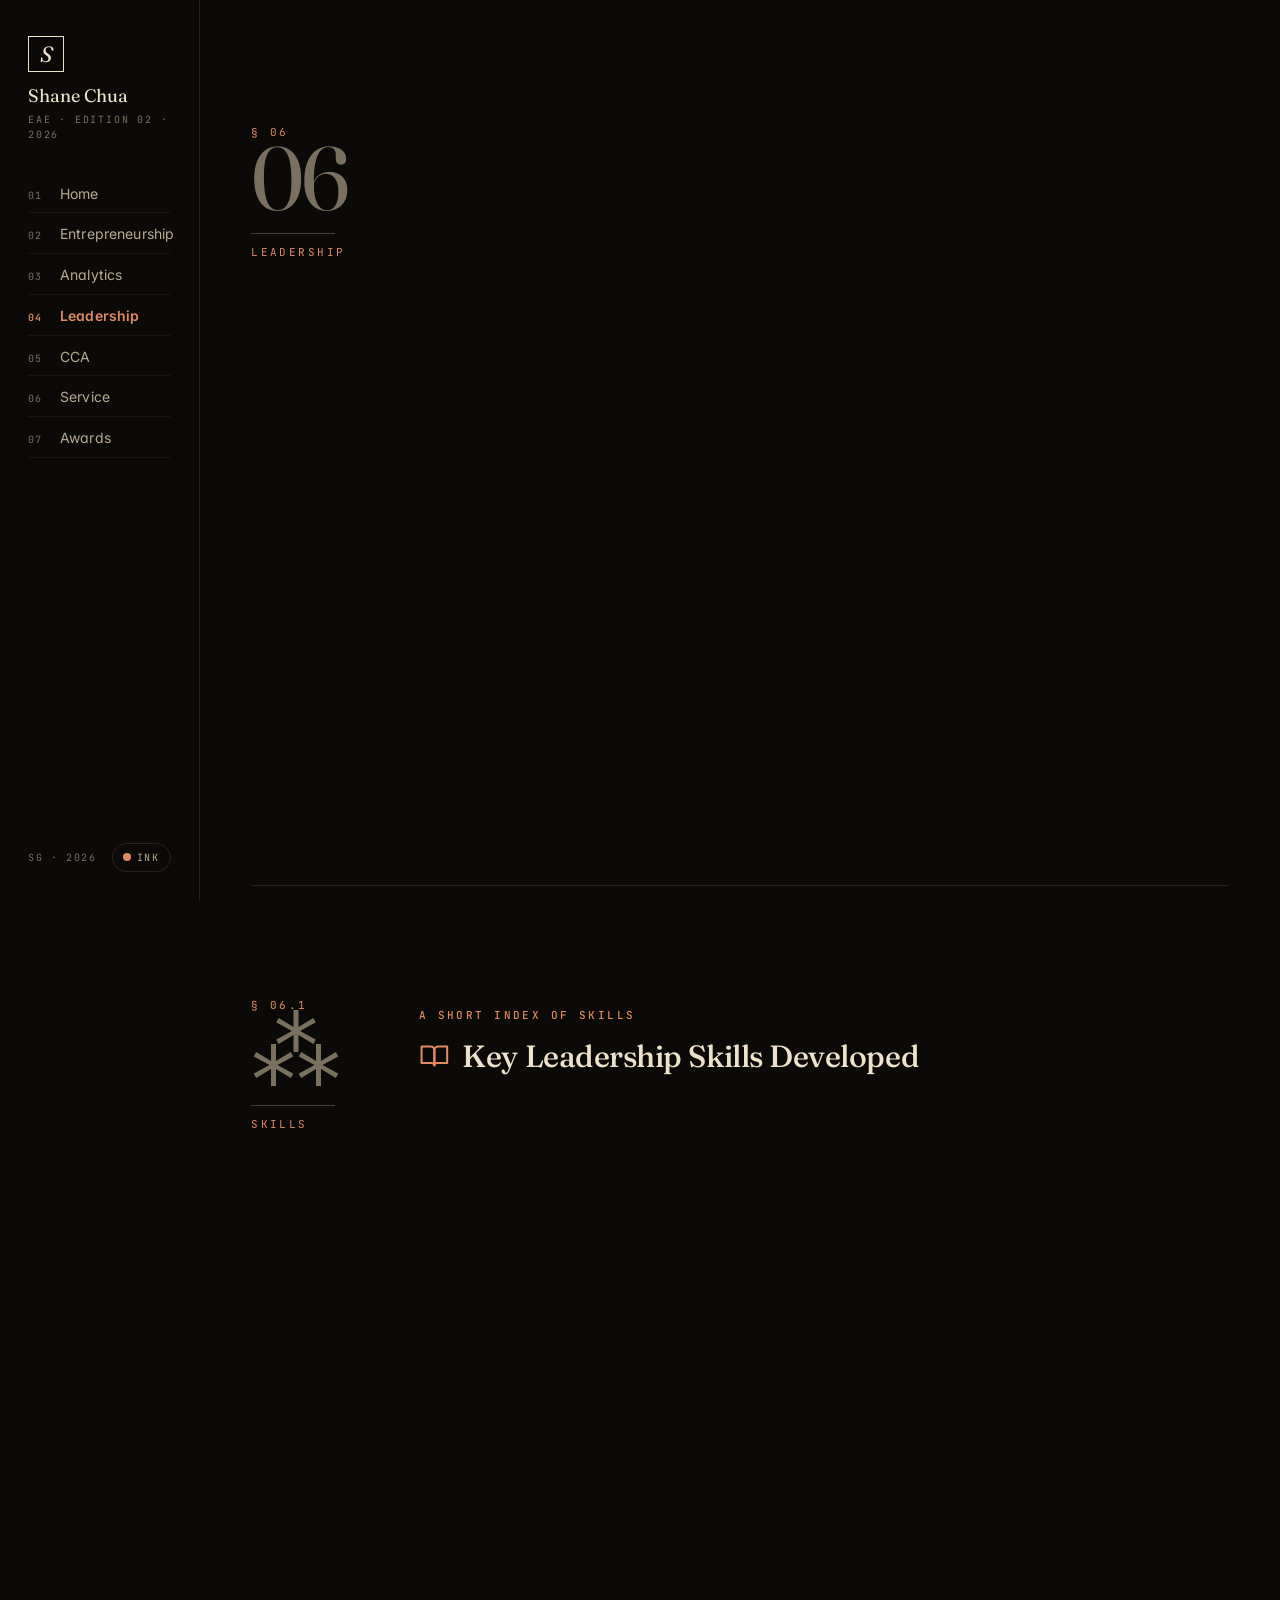
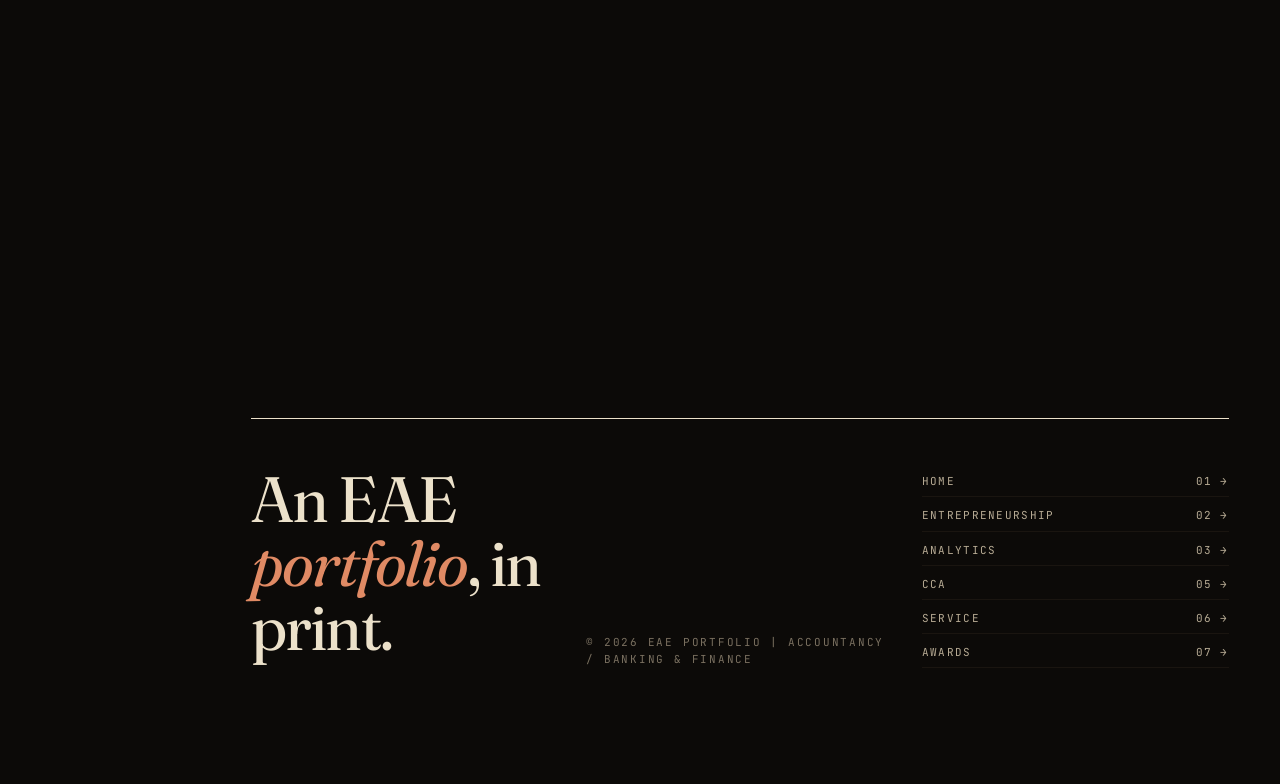
<file: HTML/leadership.html>
<!DOCTYPE html>
<html lang="en">
<head>
<meta charset="UTF-8">
<meta name="viewport" content="width=device-width, initial-scale=1.0">
<title>Leadership · Shane Chua</title>
<meta name="description" content="Four years as Subject Representative: communication, responsibility, organization, mentorship and influence.">
<link rel="icon" type="image/svg+xml" href="data:image/svg+xml;utf8,<svg xmlns='http://www.w3.org/2000/svg' viewBox='0 0 32 32'><rect width='32' height='32' rx='5' fill='%238e2a1c'/><g fill='none' stroke='%23f3ede1' stroke-width='2' stroke-linecap='round' stroke-linejoin='round'><path d='M2 12l14-7 14 7-14 7z'/><path d='M7 15v6c0 2 4 4 9 4s9-2 9-4v-6'/><path d='M30 12v8'/></g></svg>">
<link rel="apple-touch-icon" href="../Images/favicon.svg">
<link rel="preconnect" href="https://fonts.googleapis.com">
<link rel="preconnect" href="https://fonts.gstatic.com" crossorigin>
<link href="https://fonts.googleapis.com/css2?family=Fraunces:ital,opsz,wght@0,9..144,400;0,9..144,500;0,9..144,600;1,9..144,400;1,9..144,500&family=Inter:wght@400;500;600;700&family=JetBrains+Mono:wght@400;500&display=swap" rel="stylesheet">
<link rel="stylesheet" href="../CSS/styles.css">
<script src="../JS/main.js" defer></script>
</head>
<body>

<div class="mobile-bar">
  <a class="brand brand--row" href="./index.html" style="flex-direction:row; align-items:center; gap:12px;">
    <span class="brand-mark">S</span>
    <span>
      <span class="brand-name" style="font-size:16px;">Shane Chua</span><br>
      <span class="brand-sub">EAE · 2026</span>
    </span>
  </a>
  <button class="menu-btn" type="button" aria-label="Open menu">
    <svg viewBox="0 0 24 24" fill="none" stroke="currentColor" stroke-width="1.6"><path d="M3 7h18M3 12h18M3 17h18"/></svg>
  </button>
</div>
<div class="scrim" aria-hidden="true"></div>

<div class="app">

<aside class="side-nav" aria-label="Primary">
  <a class="brand" href="./index.html">
    <span class="brand-mark">S</span>
    <span class="brand-name">Shane Chua</span>
    <span class="brand-sub">EAE · Edition 02 · 2026</span>
  </a>
  <nav>
    <ul class="nav-list">
      <li><a href="./index.html"><span class="num">01</span>Home</a></li>
      <li><a href="./entrepreneurship.html"><span class="num">02</span>Entrepreneurship</a></li>
      <li><a href="./analytics.html"><span class="num">03</span>Analytics</a></li>
      <li><a href="./leadership.html"><span class="num">04</span>Leadership</a></li>
      <li><a href="./cca.html"><span class="num">05</span>CCA</a></li>
      <li><a href="./service.html"><span class="num">06</span>Service</a></li>
      <li><a href="./achievements.html"><span class="num">07</span>Awards</a></li>
    </ul>
  </nav>
  <div class="nav-foot">
    <span>SG · 2026</span>
    <button class="theme-toggle" type="button" aria-label="Toggle theme">
      <span class="dot"></span><span class="label">Ink</span>
    </button>
  </div>
  <button class="menu-close" type="button" aria-label="Close menu" style="position:absolute; top:14px; right:14px;">
    <svg viewBox="0 0 24 24" fill="none" stroke="currentColor" stroke-width="1.6"><path d="M6 6l12 12M18 6L6 18"/></svg>
  </button>
</aside>

<main class="main">

  <section class="section" id="leadership" style="padding-top: clamp(70px, 10vw, 140px);">
    <div class="grid12">
      <div class="folio">
        <span class="label">§ 06</span>
        06
        <span class="slash"></span>
        <span class="label">Leadership</span>
      </div>
      <div class="col-main reveal">
        <a class="page-mark" href="./leadership.html" aria-label="Leadership page mark">
          <svg viewBox="0 0 24 24" aria-hidden="true" fill="none" stroke="currentColor" stroke-width="1.6" stroke-linecap="round" stroke-linejoin="round"><path d="M2 9l10-5 10 5-10 5z"/><path d="M6 11v5c0 1.66 3 3 6 3s6-1.34 6-3v-5"/><path d="M22 9v6"/></svg>
          <span class="pm-label">Folio · Leadership</span>
        </a>
        <div class="section-head">
          <span class="eyebrow">Four years, one classroom</span>
          <h2><span class="icon" aria-hidden="true"><svg viewBox="0 0 24 24"><path d="M2 9l10-5 10 5-10 5z"/><path d="M6 11v5c0 1.66 3 3 6 3s6-1.34 6-3v-5"/><path d="M22 9v6"/></svg></span>Leadership &amp; Responsibility</h2>
        </div>
        <h3 style="font-family: var(--serif); font-size: clamp(22px, 1.8vw, 28px); margin-bottom: 16px; font-style: italic;">Subject Representative (4 Years)</h3>
        <p style="font-size:19px; color:var(--ink);">
          Serving as a Subject Representative for four years taught me responsibility, communication, and teamwork. Acting as a bridge between teachers and students strengthened my leadership skills and ability to represent the interests of others effectively.
        </p>
      </div>
      <aside class="col-rail-r reveal">
        <p class="pull-quote" style="margin:0;">
          Subject Representative — for four consecutive years.
        </p>
      </aside>
    </div>
  </section>

  <section class="section">
    <div class="grid12">
      <div class="folio">
        <span class="label">§ 06.1</span>
        ⁂
        <span class="slash"></span>
        <span class="label">Skills</span>
      </div>
      <div class="col-wide">
        <div class="section-head">
          <span class="eyebrow">A short index of skills</span>
          <h3 style="font-size:clamp(22px, 2.4vw, 34px);"><span class="icon" aria-hidden="true"><svg viewBox="0 0 24 24"><path d="M2 5h7a3 3 0 0 1 3 3v12a2 2 0 0 0-2-2H2z"/><path d="M22 5h-7a3 3 0 0 0-3 3v12a2 2 0 0 1 2-2h8z"/></svg></span>Key Leadership Skills Developed</h3>
        </div>

        <div class="skills-grid reveal">
          <div class="skill-item">
            <h4>Communication</h4>
            <p>Effectively communicated student concerns and feedback to teachers, translating between student body and faculty perspectives.</p>
          </div>
          <div class="skill-item">
            <h4>Responsibility</h4>
            <p>Managed class-wide tasks and initiatives, ensuring accountability and follow-through on commitments.</p>
          </div>
          <div class="skill-item">
            <h4>Organization</h4>
            <p>Coordinated class events, subject-related activities, and logistical planning for smooth execution.</p>
          </div>
          <div class="skill-item">
            <h4>Problem-Solving</h4>
            <p>Resolved conflicts and addressed challenges by finding collaborative solutions beneficial to all parties.</p>
          </div>
          <div class="skill-item">
            <h4>Initiative</h4>
            <p>Took charge of improving class welfare and morale through proactive engagement and suggestions.</p>
          </div>
          <div class="skill-item">
            <h4>Mentorship</h4>
            <p>Guided fellow students and provided support in both academic and personal challenges.</p>
          </div>
        </div>

        <div class="insight reveal">
          <h4><span class="icon" aria-hidden="true"><svg viewBox="0 0 24 24"><path d="M9 18h6"/><path d="M10 21h4"/><path d="M12 3a6 6 0 0 0-4 10.5c.7.7 1.5 1.5 1.5 2.5h5c0-1 .8-1.8 1.5-2.5A6 6 0 0 0 12 3z"/></svg></span>Leadership Impact</h4>
          <ul>
            <li><strong>4-Year Tenure:</strong> Demonstrated commitment, reliability, and sustained excellence in leadership</li>
            <li><strong>Multi-Subject Experience:</strong> Successfully balanced responsibilities across Chemistry and Design &amp; Technology</li>
            <li><strong>Trust &amp; Influence:</strong> Built strong relationships with both peers and teachers through integrity and competence</li>
            <li><strong>Continuous Growth:</strong> Improved leadership effectiveness each year through reflection and adaptation</li>
          </ul>
        </div>
      </div>
    </div>
  </section>

  <footer class="colophon">
    <div class="mark">An EAE <em>portfolio</em>, in print.</div>
    <div class="copy">© 2026 EAE Portfolio | Accountancy / Banking &amp; Finance</div>
    <nav class="index" aria-label="Site index">
      <a href="./index.html"><span>Home</span><span>01 →</span></a>
      <a href="./entrepreneurship.html"><span>Entrepreneurship</span><span>02 →</span></a>
      <a href="./analytics.html"><span>Analytics</span><span>03 →</span></a>
      <a href="./cca.html"><span>CCA</span><span>05 →</span></a>
      <a href="./service.html"><span>Service</span><span>06 →</span></a>
      <a href="./achievements.html"><span>Awards</span><span>07 →</span></a>
    </nav>
  </footer>

</main>
</div>

</body>
</html>
</file>
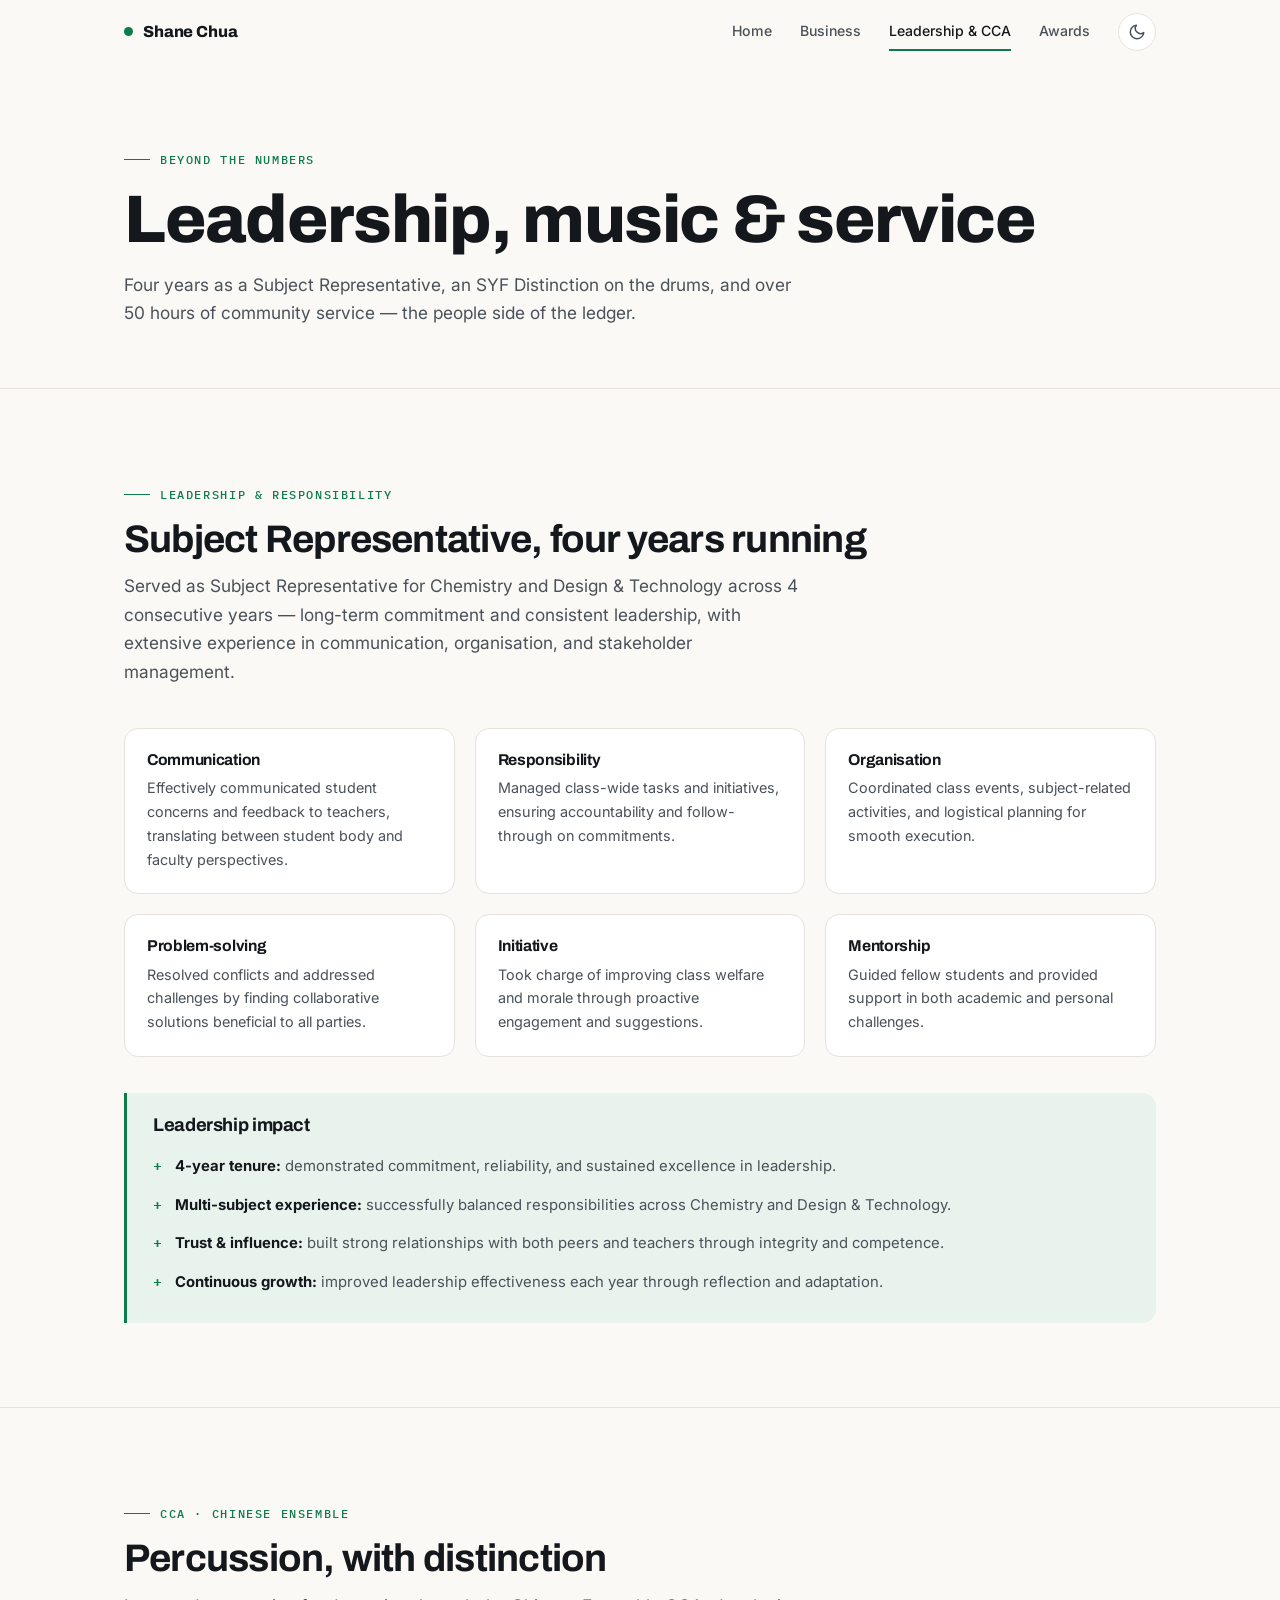
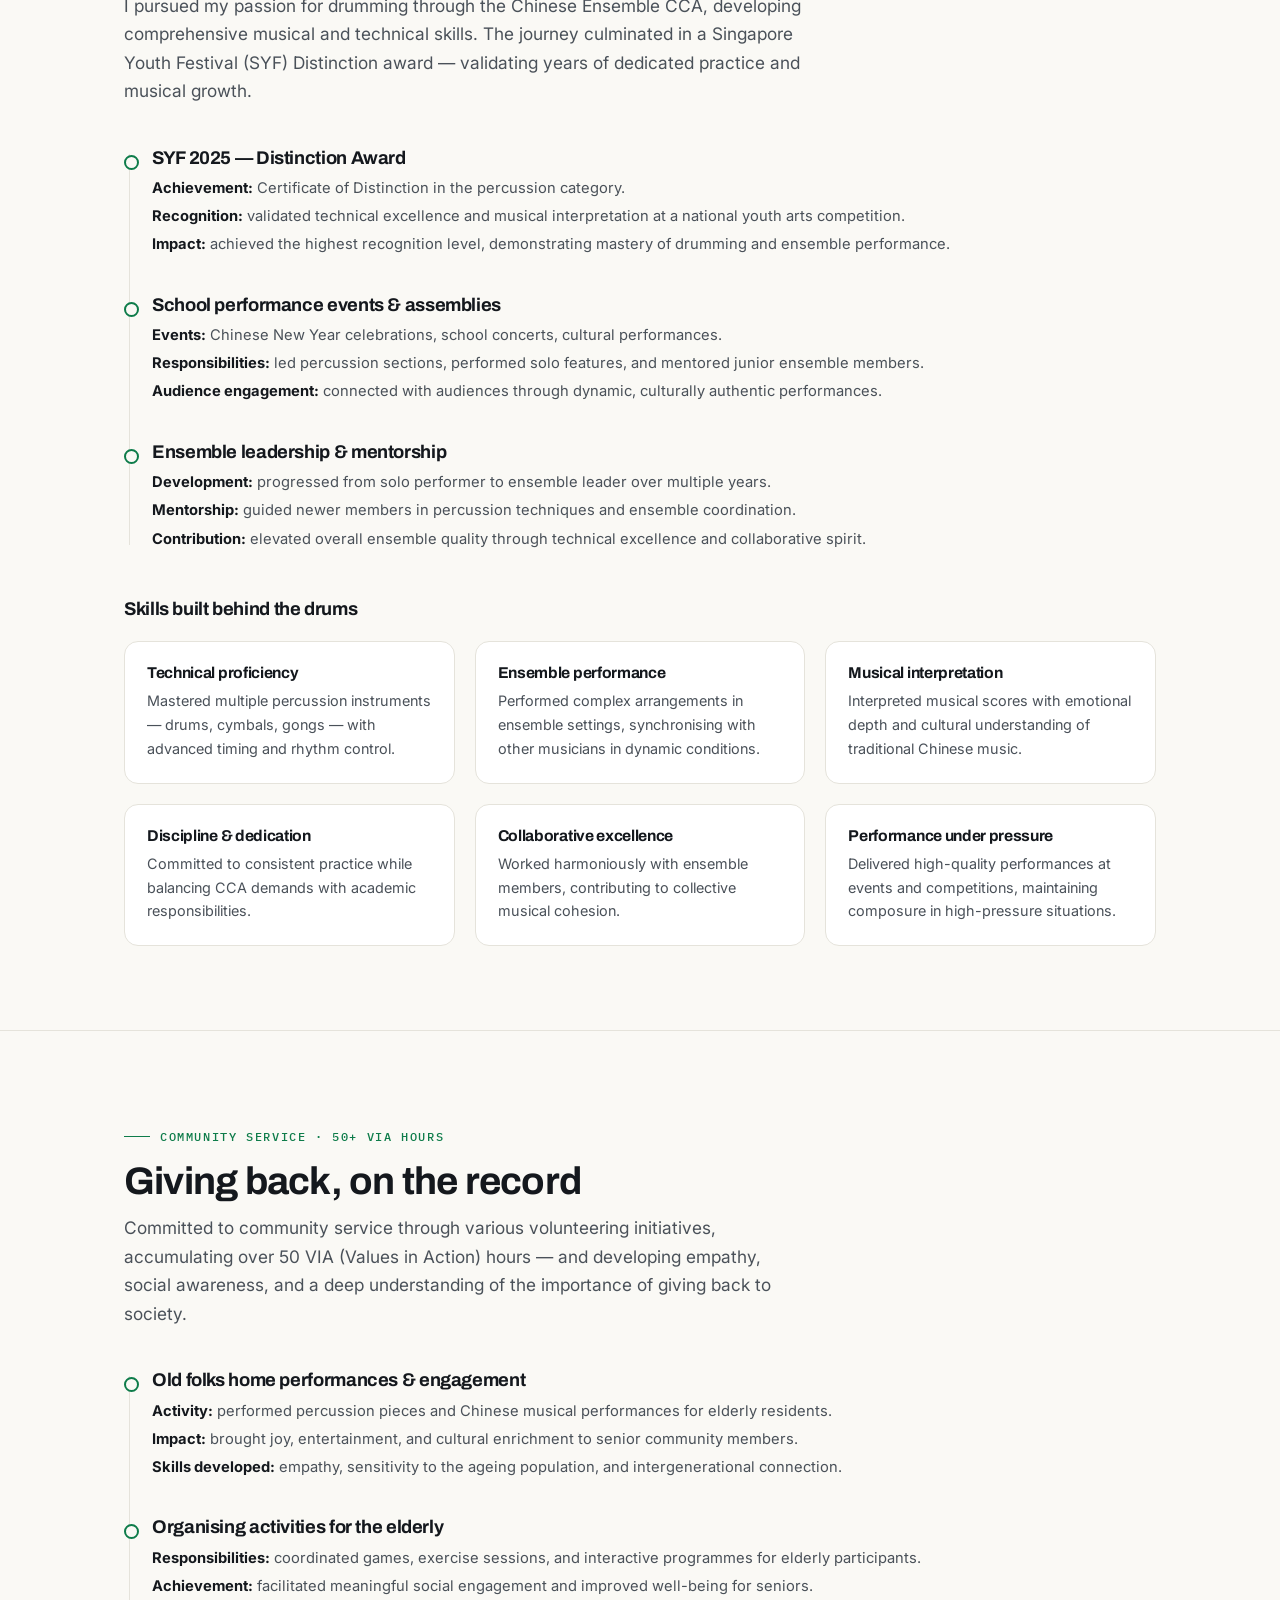
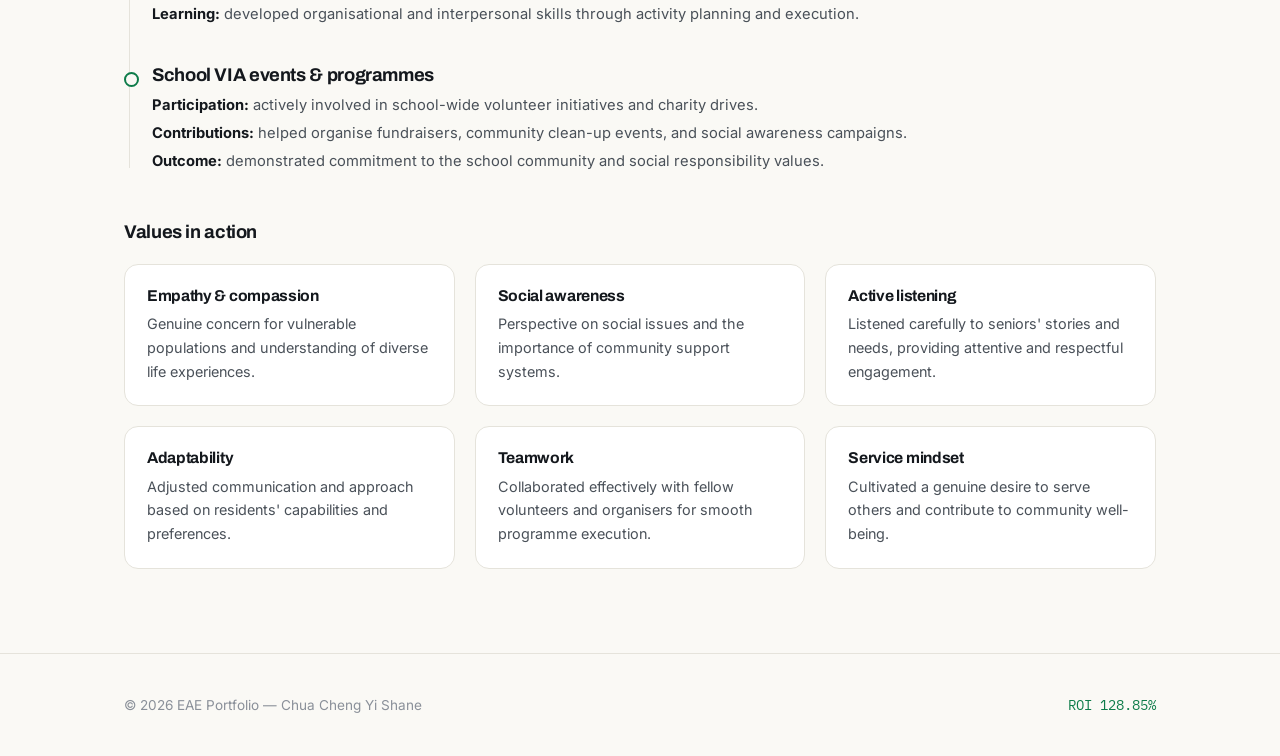
<file: html/leadership.html>
<!DOCTYPE html>
<html lang="en">
<head>
<script>
/* Set theme before paint to avoid flash of wrong theme */
(function(){
  try{
    var t = localStorage.getItem('eae-theme') || 'auto';
    var r = document.documentElement;
    if(t === 'auto'){ r.classList.add('theme-auto'); }
    else{ r.setAttribute('data-theme', t); }
  }catch(e){ document.documentElement.classList.add('theme-auto'); }
})();
</script>

<meta charset="UTF-8">
<meta name="viewport" content="width=device-width, initial-scale=1.0">
<title>Leadership, CCA & Service — Shane Chua · EAE Portfolio</title>
<link rel="preconnect" href="https://fonts.googleapis.com">
<link href="https://fonts.googleapis.com/css2?family=Archivo:wght@600;700;800&family=Inter:wght@400;500;600&family=IBM+Plex+Mono:wght@400;500;600&display=swap" rel="stylesheet">
<link rel="stylesheet" href="../css/style.css">
</head>
<body>

<header class="nav">
  <div class="nav-inner">
    <a class="wordmark" href="../index.html"><span class="tick"></span>Shane Chua</a>
    <div class="nav-right">
      <button class="theme-toggle" type="button" aria-label="Toggle theme">
        <svg class="icon-moon" viewBox="0 0 24 24" fill="none" stroke="currentColor" stroke-width="2" stroke-linecap="round" stroke-linejoin="round"><path d="M21 12.79A9 9 0 1 1 11.21 3 7 7 0 0 0 21 12.79z"></path></svg>
        <svg class="icon-sun" viewBox="0 0 24 24" fill="none" stroke="currentColor" stroke-width="2" stroke-linecap="round" stroke-linejoin="round"><circle cx="12" cy="12" r="4"></circle><path d="M12 2v2M12 20v2M4.93 4.93l1.41 1.41M17.66 17.66l1.41 1.41M2 12h2M20 12h2M6.34 17.66l-1.41 1.41M19.07 4.93l-1.41 1.41"></path></svg>
      </button>
      <button class="nav-toggle" aria-label="Menu" aria-expanded="false">
      <span></span><span></span><span></span>
    </button>
    </div>
    <nav class="nav-links">
      <a href="../index.html">Home</a>
      <a href="business.html">Business</a>
      <a href="leadership.html" class="active">Leadership & CCA</a>
      <a href="achievements.html">Awards</a>
    </nav>
  </div>
</header>

<!-- ============ PAGE HERO ============ -->
<section class="page-hero">
  <div class="wrap reveal">
    <p class="eyebrow">Beyond the numbers</p>
    <h1>Leadership, music & service</h1>
    <p class="lede">
      Four years as a Subject Representative, an SYF Distinction on the drums,
      and over 50 hours of community service — the people side of the ledger.
    </p>
  </div>
</section>

<!-- ============ LEADERSHIP ============ -->
<section id="leadership">
  <div class="wrap">
    <div class="section-head reveal">
      <p class="eyebrow">Leadership & responsibility</p>
      <h2>Subject Representative, four years running</h2>
      <p class="lede">
        Served as Subject Representative for Chemistry and Design & Technology
        across 4 consecutive years — long-term commitment and consistent
        leadership, with extensive experience in communication, organisation,
        and stakeholder management.
      </p>
    </div>

    <div class="grid-3">
      <div class="tile reveal"><h3>Communication</h3><p>Effectively communicated student concerns and feedback to teachers, translating between student body and faculty perspectives.</p></div>
      <div class="tile reveal"><h3>Responsibility</h3><p>Managed class-wide tasks and initiatives, ensuring accountability and follow-through on commitments.</p></div>
      <div class="tile reveal"><h3>Organisation</h3><p>Coordinated class events, subject-related activities, and logistical planning for smooth execution.</p></div>
      <div class="tile reveal"><h3>Problem-solving</h3><p>Resolved conflicts and addressed challenges by finding collaborative solutions beneficial to all parties.</p></div>
      <div class="tile reveal"><h3>Initiative</h3><p>Took charge of improving class welfare and morale through proactive engagement and suggestions.</p></div>
      <div class="tile reveal"><h3>Mentorship</h3><p>Guided fellow students and provided support in both academic and personal challenges.</p></div>
    </div>

    <div class="insight mt-2 reveal">
      <h3>Leadership impact</h3>
      <ul>
        <li><strong>4-year tenure:</strong> demonstrated commitment, reliability, and sustained excellence in leadership.</li>
        <li><strong>Multi-subject experience:</strong> successfully balanced responsibilities across Chemistry and Design & Technology.</li>
        <li><strong>Trust & influence:</strong> built strong relationships with both peers and teachers through integrity and competence.</li>
        <li><strong>Continuous growth:</strong> improved leadership effectiveness each year through reflection and adaptation.</li>
      </ul>
    </div>
  </div>
</section>

<!-- ============ CCA ============ -->
<section id="cca">
  <div class="wrap">
    <div class="section-head reveal">
      <p class="eyebrow">CCA · Chinese Ensemble</p>
      <h2>Percussion, with distinction</h2>
      <p class="lede">
        I pursued my passion for drumming through the Chinese Ensemble CCA,
        developing comprehensive musical and technical skills. The journey
        culminated in a Singapore Youth Festival (SYF) Distinction award —
        validating years of dedicated practice and musical growth.
      </p>
    </div>

    <div class="timeline reveal">
      <div class="timeline-item">
        <h3>SYF 2025 — Distinction Award</h3>
        <p><strong>Achievement:</strong> Certificate of Distinction in the percussion category.</p>
        <p><strong>Recognition:</strong> validated technical excellence and musical interpretation at a national youth arts competition.</p>
        <p><strong>Impact:</strong> achieved the highest recognition level, demonstrating mastery of drumming and ensemble performance.</p>
      </div>
      <div class="timeline-item">
        <h3>School performance events & assemblies</h3>
        <p><strong>Events:</strong> Chinese New Year celebrations, school concerts, cultural performances.</p>
        <p><strong>Responsibilities:</strong> led percussion sections, performed solo features, and mentored junior ensemble members.</p>
        <p><strong>Audience engagement:</strong> connected with audiences through dynamic, culturally authentic performances.</p>
      </div>
      <div class="timeline-item">
        <h3>Ensemble leadership & mentorship</h3>
        <p><strong>Development:</strong> progressed from solo performer to ensemble leader over multiple years.</p>
        <p><strong>Mentorship:</strong> guided newer members in percussion techniques and ensemble coordination.</p>
        <p><strong>Contribution:</strong> elevated overall ensemble quality through technical excellence and collaborative spirit.</p>
      </div>
    </div>

    <h3 class="sub-head reveal">Skills built behind the drums</h3>
    <div class="grid-3">
      <div class="tile reveal"><h3>Technical proficiency</h3><p>Mastered multiple percussion instruments — drums, cymbals, gongs — with advanced timing and rhythm control.</p></div>
      <div class="tile reveal"><h3>Ensemble performance</h3><p>Performed complex arrangements in ensemble settings, synchronising with other musicians in dynamic conditions.</p></div>
      <div class="tile reveal"><h3>Musical interpretation</h3><p>Interpreted musical scores with emotional depth and cultural understanding of traditional Chinese music.</p></div>
      <div class="tile reveal"><h3>Discipline & dedication</h3><p>Committed to consistent practice while balancing CCA demands with academic responsibilities.</p></div>
      <div class="tile reveal"><h3>Collaborative excellence</h3><p>Worked harmoniously with ensemble members, contributing to collective musical cohesion.</p></div>
      <div class="tile reveal"><h3>Performance under pressure</h3><p>Delivered high-quality performances at events and competitions, maintaining composure in high-pressure situations.</p></div>
    </div>
  </div>
</section>

<!-- ============ SERVICE ============ -->
<section id="service">
  <div class="wrap">
    <div class="section-head reveal">
      <p class="eyebrow">Community service · 50+ VIA hours</p>
      <h2>Giving back, on the record</h2>
      <p class="lede">
        Committed to community service through various volunteering initiatives,
        accumulating over 50 VIA (Values in Action) hours — and developing
        empathy, social awareness, and a deep understanding of the importance
        of giving back to society.
      </p>
    </div>

    <div class="timeline reveal">
      <div class="timeline-item">
        <h3>Old folks home performances & engagement</h3>
        <p><strong>Activity:</strong> performed percussion pieces and Chinese musical performances for elderly residents.</p>
        <p><strong>Impact:</strong> brought joy, entertainment, and cultural enrichment to senior community members.</p>
        <p><strong>Skills developed:</strong> empathy, sensitivity to the ageing population, and intergenerational connection.</p>
      </div>
      <div class="timeline-item">
        <h3>Organising activities for the elderly</h3>
        <p><strong>Responsibilities:</strong> coordinated games, exercise sessions, and interactive programmes for elderly participants.</p>
        <p><strong>Achievement:</strong> facilitated meaningful social engagement and improved well-being for seniors.</p>
        <p><strong>Learning:</strong> developed organisational and interpersonal skills through activity planning and execution.</p>
      </div>
      <div class="timeline-item">
        <h3>School VIA events & programmes</h3>
        <p><strong>Participation:</strong> actively involved in school-wide volunteer initiatives and charity drives.</p>
        <p><strong>Contributions:</strong> helped organise fundraisers, community clean-up events, and social awareness campaigns.</p>
        <p><strong>Outcome:</strong> demonstrated commitment to the school community and social responsibility values.</p>
      </div>
    </div>

    <h3 class="sub-head reveal">Values in action</h3>
    <div class="grid-3">
      <div class="tile reveal"><h3>Empathy & compassion</h3><p>Genuine concern for vulnerable populations and understanding of diverse life experiences.</p></div>
      <div class="tile reveal"><h3>Social awareness</h3><p>Perspective on social issues and the importance of community support systems.</p></div>
      <div class="tile reveal"><h3>Active listening</h3><p>Listened carefully to seniors' stories and needs, providing attentive and respectful engagement.</p></div>
      <div class="tile reveal"><h3>Adaptability</h3><p>Adjusted communication and approach based on residents' capabilities and preferences.</p></div>
      <div class="tile reveal"><h3>Teamwork</h3><p>Collaborated effectively with fellow volunteers and organisers for smooth programme execution.</p></div>
      <div class="tile reveal"><h3>Service mindset</h3><p>Cultivated a genuine desire to serve others and contribute to community well-being.</p></div>
    </div>
  </div>
</section>

<footer>
  <div class="footer-inner">
    <span>© 2026 EAE Portfolio — Chua Cheng Yi Shane</span>
    <span class="num">ROI 128.85%</span>
  </div>
</footer>

<script src="../js/theme.js"></script>
<script src="../js/main.js"></script>
</body>
</html>
</file>
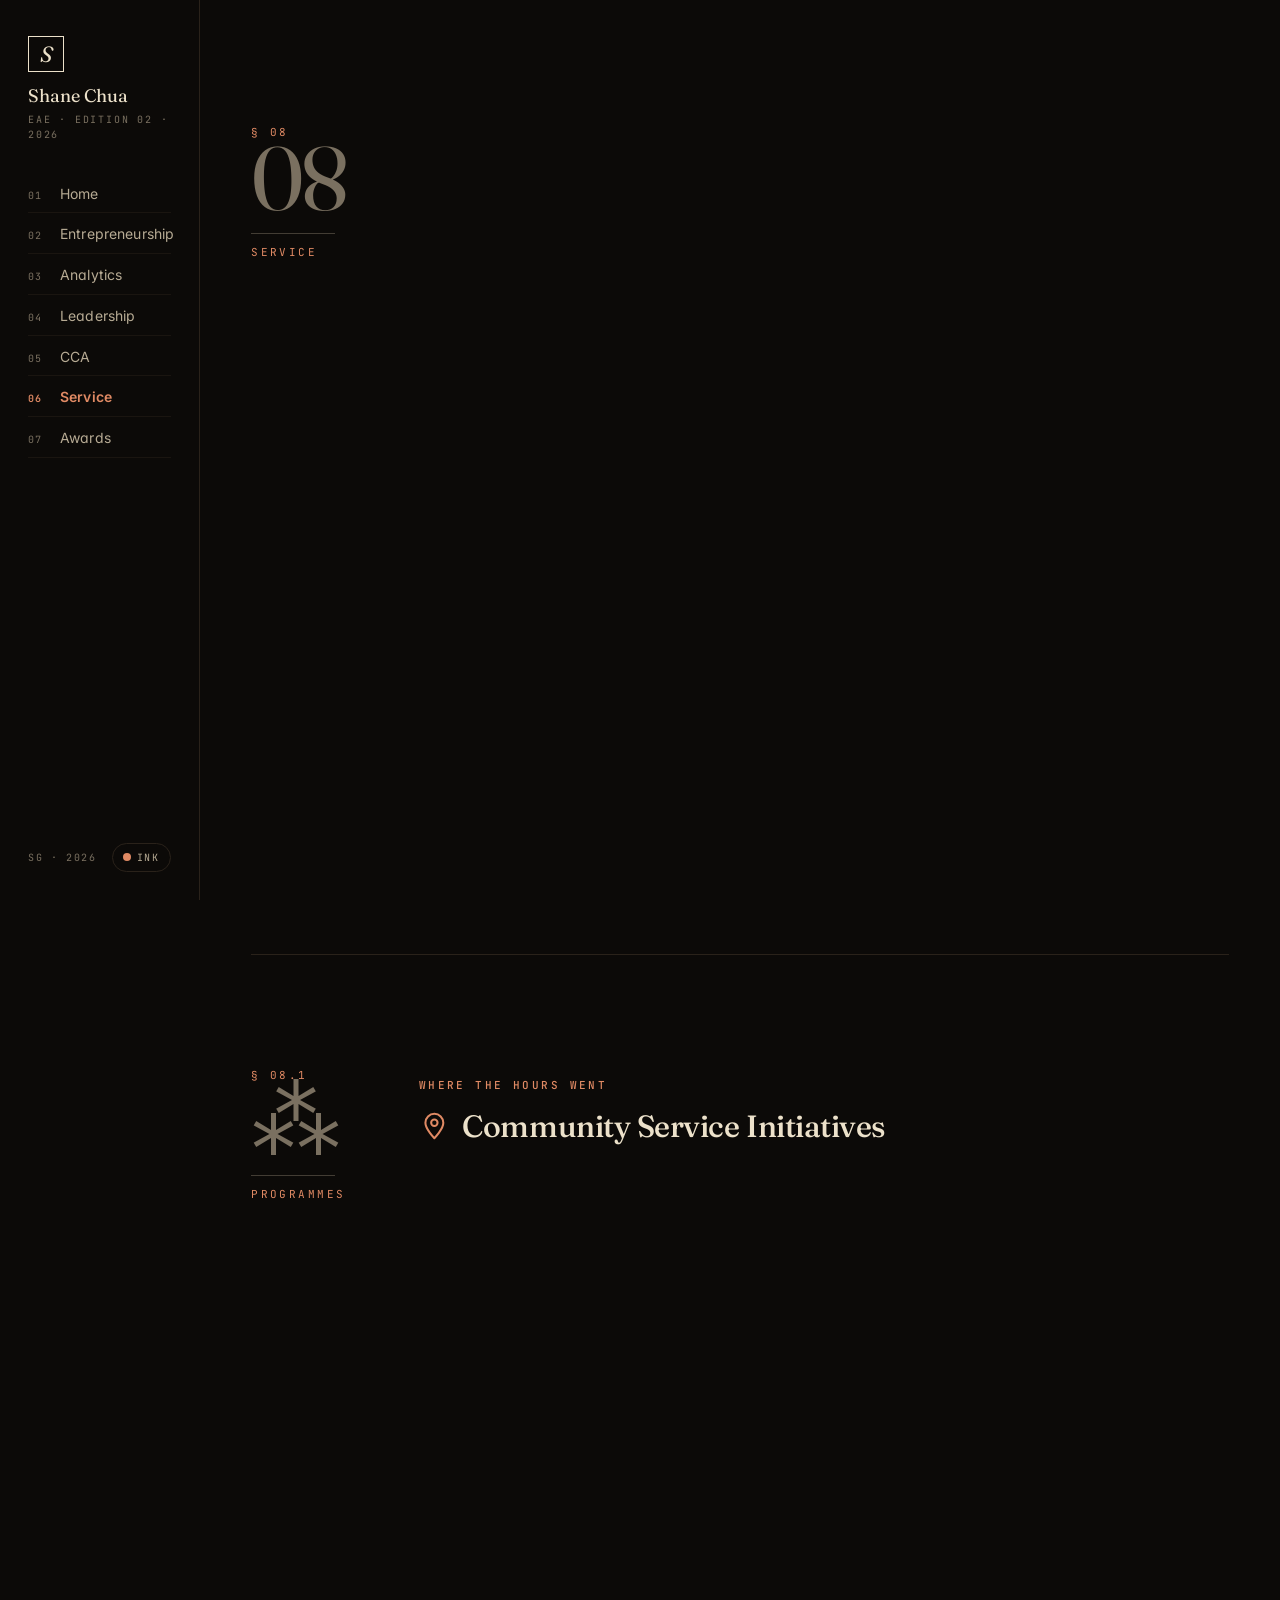
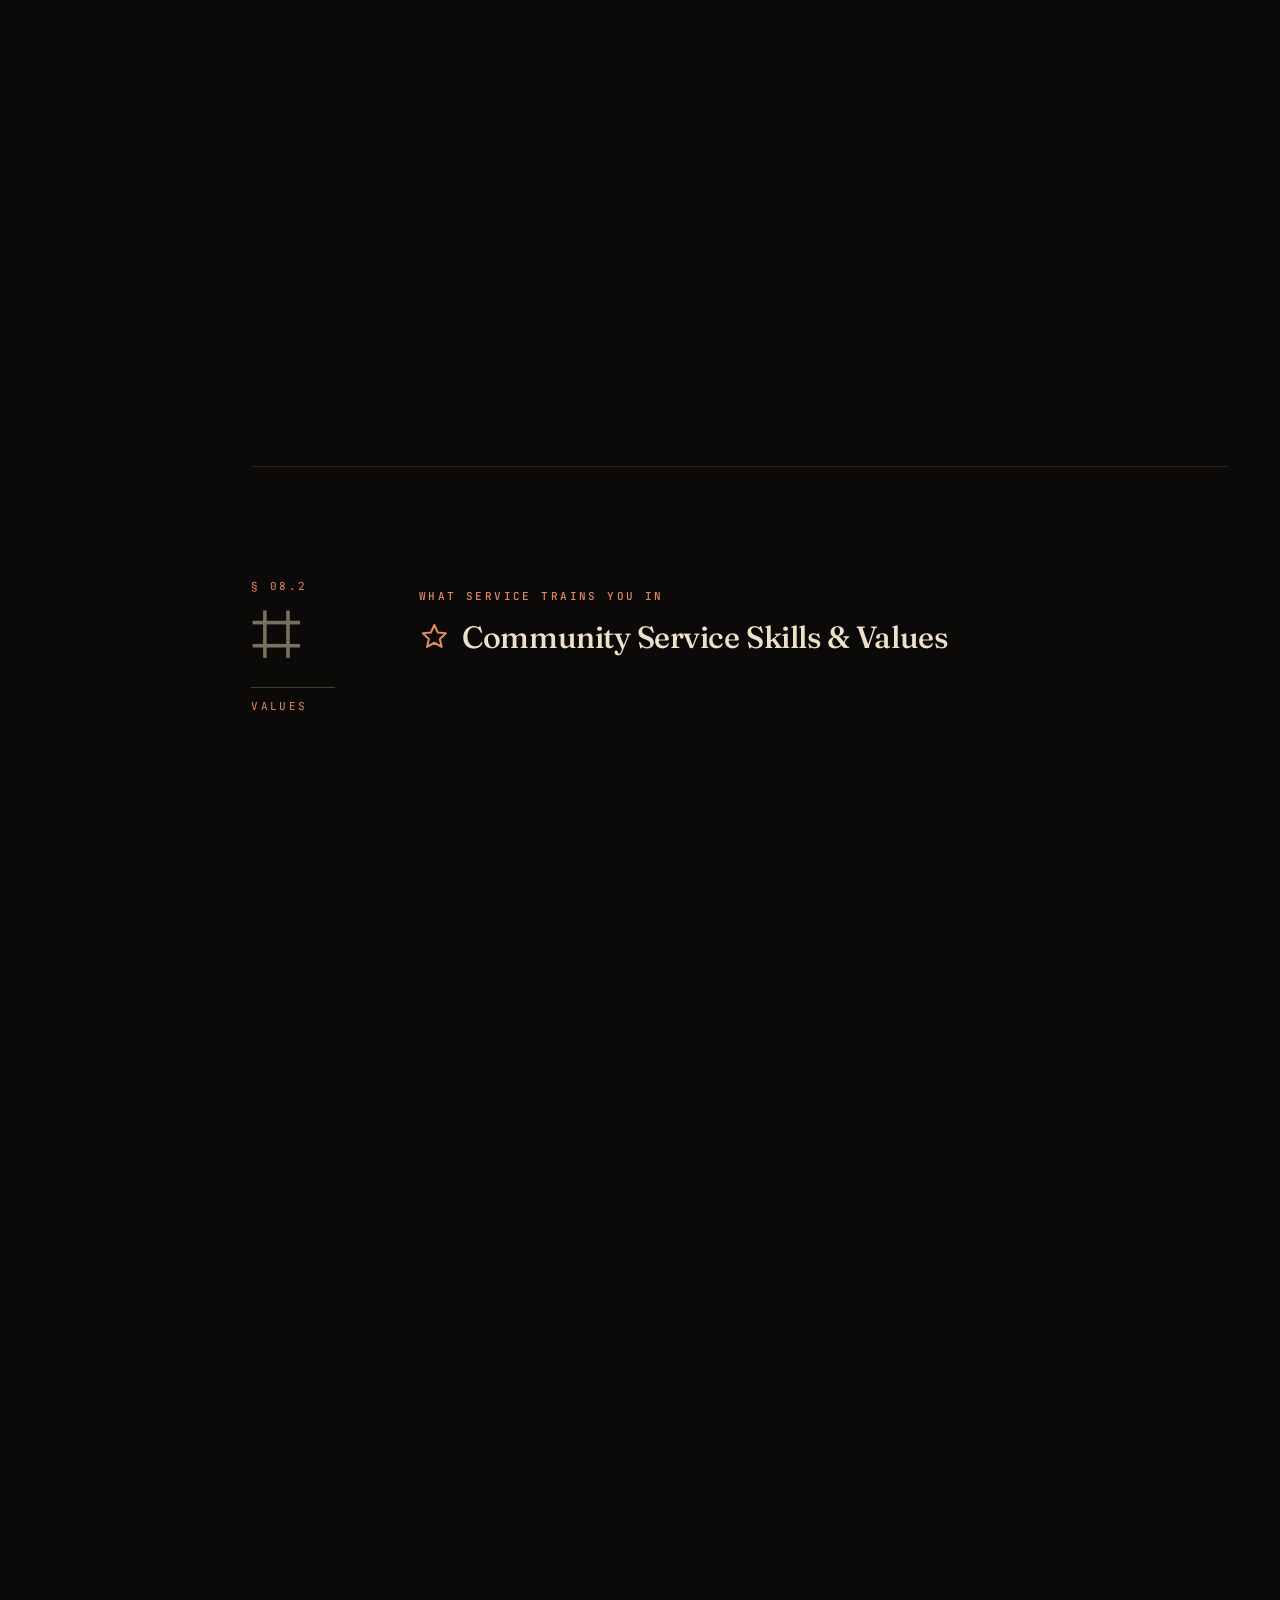
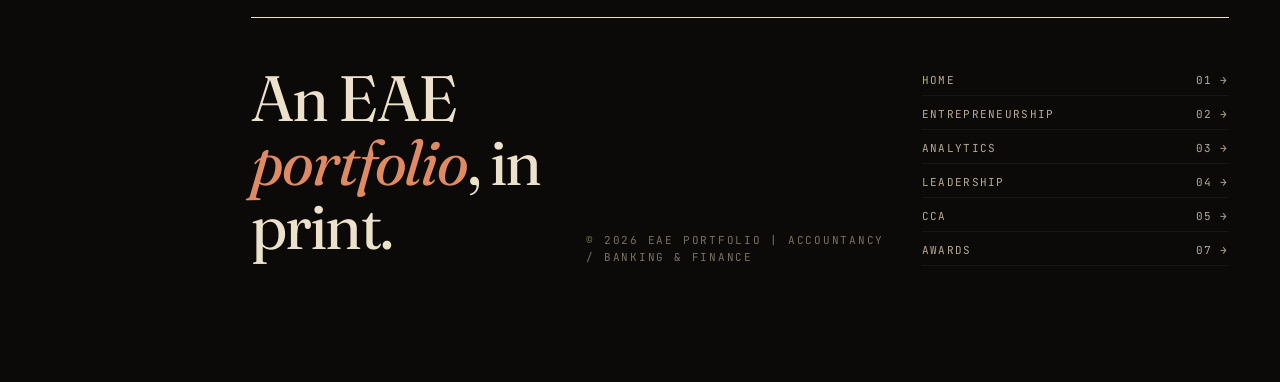
<file: HTML/service.html>
<!DOCTYPE html>
<html lang="en">
<head>
<meta charset="UTF-8">
<meta name="viewport" content="width=device-width, initial-scale=1.0">
<title>Service · Shane Chua</title>
<meta name="description" content="Over 50 VIA hours: performances at old folks homes, organising elderly programmes and school-wide service initiatives.">
<link rel="icon" type="image/svg+xml" href="data:image/svg+xml;utf8,<svg xmlns='http://www.w3.org/2000/svg' viewBox='0 0 32 32'><rect width='32' height='32' rx='5' fill='%238e2a1c'/><g fill='none' stroke='%23f3ede1' stroke-width='2' stroke-linecap='round' stroke-linejoin='round'><path d='M4 16h9l4-4'/><path d='M28 16h-9l-4 4'/><path d='M9 11l-5 5 5 5'/><path d='M23 21l5-5-5-5'/></g></svg>">
<link rel="apple-touch-icon" href="../Images/favicon.svg">
<link rel="preconnect" href="https://fonts.googleapis.com">
<link rel="preconnect" href="https://fonts.gstatic.com" crossorigin>
<link href="https://fonts.googleapis.com/css2?family=Fraunces:ital,opsz,wght@0,9..144,400;0,9..144,500;0,9..144,600;1,9..144,400;1,9..144,500&family=Inter:wght@400;500;600;700&family=JetBrains+Mono:wght@400;500&display=swap" rel="stylesheet">
<link rel="stylesheet" href="../CSS/styles.css">
<script src="../JS/main.js" defer></script>
</head>
<body>

<div class="mobile-bar">
  <a class="brand brand--row" href="./index.html" style="flex-direction:row; align-items:center; gap:12px;">
    <span class="brand-mark">S</span>
    <span>
      <span class="brand-name" style="font-size:16px;">Shane Chua</span><br>
      <span class="brand-sub">EAE · 2026</span>
    </span>
  </a>
  <button class="menu-btn" type="button" aria-label="Open menu">
    <svg viewBox="0 0 24 24" fill="none" stroke="currentColor" stroke-width="1.6"><path d="M3 7h18M3 12h18M3 17h18"/></svg>
  </button>
</div>
<div class="scrim" aria-hidden="true"></div>

<div class="app">

<aside class="side-nav" aria-label="Primary">
  <a class="brand" href="./index.html">
    <span class="brand-mark">S</span>
    <span class="brand-name">Shane Chua</span>
    <span class="brand-sub">EAE · Edition 02 · 2026</span>
  </a>
  <nav>
    <ul class="nav-list">
      <li><a href="./index.html"><span class="num">01</span>Home</a></li>
      <li><a href="./entrepreneurship.html"><span class="num">02</span>Entrepreneurship</a></li>
      <li><a href="./analytics.html"><span class="num">03</span>Analytics</a></li>
      <li><a href="./leadership.html"><span class="num">04</span>Leadership</a></li>
      <li><a href="./cca.html"><span class="num">05</span>CCA</a></li>
      <li><a href="./service.html"><span class="num">06</span>Service</a></li>
      <li><a href="./achievements.html"><span class="num">07</span>Awards</a></li>
    </ul>
  </nav>
  <div class="nav-foot">
    <span>SG · 2026</span>
    <button class="theme-toggle" type="button" aria-label="Toggle theme">
      <span class="dot"></span><span class="label">Ink</span>
    </button>
  </div>
  <button class="menu-close" type="button" aria-label="Close menu" style="position:absolute; top:14px; right:14px;">
    <svg viewBox="0 0 24 24" fill="none" stroke="currentColor" stroke-width="1.6"><path d="M6 6l12 12M18 6L6 18"/></svg>
  </button>
</aside>

<main class="main">

  <section class="section" id="service" style="padding-top: clamp(70px, 10vw, 140px);">
    <div class="grid12">
      <div class="folio">
        <span class="label">§ 08</span>
        08
        <span class="slash"></span>
        <span class="label">Service</span>
      </div>
      <div class="col-main reveal">
        <a class="page-mark" href="./service.html" aria-label="Service page mark">
          <svg viewBox="0 0 24 24" aria-hidden="true" fill="none" stroke="currentColor" stroke-width="1.6" stroke-linecap="round" stroke-linejoin="round"><path d="M3 12h7l3-3"/><path d="M21 12h-7l-3 3"/><path d="M7 8l-4 4 4 4"/><path d="M17 16l4-4-4-4"/></svg>
          <span class="pm-label">Folio · Service</span>
        </a>
        <div class="section-head">
          <span class="eyebrow">A quiet ledger of hours</span>
          <h2><span class="icon" aria-hidden="true"><svg viewBox="0 0 24 24"><path d="M3 12h7l3-3"/><path d="M21 12h-7l-3 3"/><path d="M7 8l-4 4 4 4"/><path d="M17 16l4-4-4-4"/></svg></span>Community Service &amp; Social Responsibility</h2>
        </div>
        <h3 style="font-family: var(--serif); font-size: clamp(22px, 1.8vw, 28px); margin-bottom: 16px; font-style: italic;">Over 50 VIA Hours - Making a Difference</h3>
        <p style="font-size:19px; color:var(--ink);">
          Committed to community service through various volunteering initiatives, accumulating over 50 VIA (Values in Action) hours.
          Through volunteering activities and elderly engagement programmes, I learned the importance of empathy, service, and community involvement. These experiences strengthened my communication skills and broadened my understanding of the impact that small acts of service can have on others.
        </p>
      </div>
      <aside class="col-rail-r reveal">
        <p class="pull-quote" style="margin:0;">Over 50 VIA hours — Making a Difference.</p>
      </aside>
    </div>
  </section>

  <section class="section">
    <div class="grid12">
      <div class="folio">
        <span class="label">§ 08.1</span>
        ⁂
        <span class="slash"></span>
        <span class="label">Programmes</span>
      </div>
      <div class="col-wide">
        <div class="section-head">
          <span class="eyebrow">Where the hours went</span>
          <h3 style="font-size:clamp(22px, 2.4vw, 34px);"><span class="icon" aria-hidden="true"><svg viewBox="0 0 24 24"><path d="M12 22s-7-7-7-12a7 7 0 0 1 14 0c0 5-7 12-7 12z"/><circle cx="12" cy="10" r="2.5"/></svg></span>Community Service Initiatives</h3>
        </div>

        <div class="timeline">
          <article class="timeline-item reveal">
            <span class="time">Elderly Care</span>
            <div>
              <h4>Old Folks Home Performances &amp; Engagement</h4>
              <p><strong>Activity:</strong> Performed percussion pieces and Chinese musical performances for elderly residents</p>
              <p><strong>Impact:</strong> Brought joy, entertainment, and cultural enrichment to senior community members</p>
              <p><strong>Skills Developed:</strong> Empathy, sensitivity to aging population, and understanding of intergenerational connection</p>
            </div>
          </article>

          <article class="timeline-item reveal">
            <span class="time">Programmes</span>
            <div>
              <h4>Organizing Activities for Elderly</h4>
              <p><strong>Responsibilities:</strong> Coordinated games, exercise sessions, and interactive programs for elderly participants</p>
              <p><strong>Achievement:</strong> Facilitated meaningful social engagement and improved well-being for seniors</p>
              <p><strong>Learning:</strong> Developed organizational and interpersonal skills through activity planning and execution</p>
            </div>
          </article>

          <article class="timeline-item reveal">
            <span class="time">School VIA</span>
            <div>
              <h4>School VIA Events &amp; Programs</h4>
              <p><strong>Participation:</strong> Actively involved in school-wide volunteer initiatives and charity drives</p>
              <p><strong>Contributions:</strong> Helped organize fundraisers, community clean-up events, and social awareness campaigns</p>
              <p><strong>Outcome:</strong> Demonstrated commitment to school community and social responsibility values</p>
            </div>
          </article>
        </div>
      </div>
    </div>
  </section>

  <section class="section">
    <div class="grid12">
      <div class="folio">
        <span class="label">§ 08.2</span>
        ⌗
        <span class="slash"></span>
        <span class="label">Values</span>
      </div>
      <div class="col-wide">
        <div class="section-head">
          <span class="eyebrow">What service trains you in</span>
          <h3 style="font-size:clamp(22px, 2.4vw, 34px);"><span class="icon" aria-hidden="true"><svg viewBox="0 0 24 24"><path d="M12 3l2.7 6 6.3.6-4.7 4.4 1.4 6.3L12 17l-5.7 3.3 1.4-6.3L3 9.6 9.3 9z"/></svg></span>Community Service Skills &amp; Values</h3>
        </div>

        <div class="skills-grid reveal">
          <div class="skill-item">
            <h4>Empathy &amp; Compassion</h4>
            <p>Developed genuine concern for vulnerable populations and understanding of diverse life experiences and challenges.</p>
          </div>
          <div class="skill-item">
            <h4>Social Awareness</h4>
            <p>Gained perspective on social issues and the importance of community support systems for underprivileged groups.</p>
          </div>
          <div class="skill-item">
            <h4>Active Listening</h4>
            <p>Learned to listen carefully to seniors' stories and needs, providing attentive and respectful engagement.</p>
          </div>
          <div class="skill-item">
            <h4>Adaptability</h4>
            <p>Adjusted communication and approach based on elderly residents' capabilities and preferences.</p>
          </div>
          <div class="skill-item">
            <h4>Teamwork</h4>
            <p>Collaborated effectively with fellow volunteers and organizers to ensure smooth program execution.</p>
          </div>
          <div class="skill-item">
            <h4>Service Mindset</h4>
            <p>Cultivated genuine desire to serve others and contribute positively to community well-being.</p>
          </div>
        </div>

        <div class="insight reveal">
          <h4><span class="icon" aria-hidden="true"><svg viewBox="0 0 24 24"><path d="M9 18h6"/><path d="M10 21h4"/><path d="M12 3a6 6 0 0 0-4 10.5c.7.7 1.5 1.5 1.5 2.5h5c0-1 .8-1.8 1.5-2.5A6 6 0 0 0 12 3z"/></svg></span>Impact &amp; Personal Growth Through Service</h4>
          <ul>
            <li><strong>50+ VIA Hours:</strong> Demonstrated sustained commitment to community service over extended period</li>
            <li><strong>Diverse Initiatives:</strong> Participated in multiple types of service, showing versatility and genuine care</li>
            <li><strong>Character Building:</strong> Service experiences shaped values, empathy, and social consciousness</li>
            <li><strong>Leadership Through Service:</strong> Took initiative in organizing and leading community activities</li>
            <li><strong>Life Perspective:</strong> Gained understanding of privilege, gratitude, and responsibility to society</li>
            <li><strong>Meaningful Connections:</strong> Built relationships with elderly community members, understanding their stories and wisdom</li>
          </ul>
        </div>
      </div>
    </div>
  </section>

  <footer class="colophon">
    <div class="mark">An EAE <em>portfolio</em>, in print.</div>
    <div class="copy">© 2026 EAE Portfolio | Accountancy / Banking &amp; Finance</div>
    <nav class="index" aria-label="Site index">
      <a href="./index.html"><span>Home</span><span>01 →</span></a>
      <a href="./entrepreneurship.html"><span>Entrepreneurship</span><span>02 →</span></a>
      <a href="./analytics.html"><span>Analytics</span><span>03 →</span></a>
      <a href="./leadership.html"><span>Leadership</span><span>04 →</span></a>
      <a href="./cca.html"><span>CCA</span><span>05 →</span></a>
      <a href="./achievements.html"><span>Awards</span><span>07 →</span></a>
    </nav>
  </footer>

</main>
</div>

</body>
</html>
</file>
<file: CSS/styles.css>
/* ============================================================
   DESIGN BRIEF — EAE Portfolio, Edition 02
   Direction:  Editorial magazine. Print-grade Fraunces display
               numerals & headlines, Inter body for clean digital
               reading. A 12-column rule-line grid carries the
               whole composition; oversized section numerals sit
               in the left rail like a folio.
   Palette:    Light = warm cream paper (#f3ede1) + ink (#15110d)
               + oxblood accent (#8e2a1c).
               Dark  = deep ink (#0c0a08) + parchment text
               (#ece1ca) + terracotta accent (#e08a64).
               Themes differ in mood (paper vs. midnight), not in
               inversion.
   Grid:      12 cols, 28px gutter, hairline rules between rows,
               left rail = folio numeral, asymmetric spans 2-7 /
               8-12. Collapses to clean single column ≤640px.
   Motion:    Clip-path mask reveal (staggered), number count-up
               on KPIs, sticky section folio, cursor halo on hero
               (desktop). All disabled under prefers-reduced-motion.
   ============================================================ */

/* ---------- Reset ---------- */
*, *::before, *::after { box-sizing: border-box; }
html, body { margin: 0; padding: 0; }
img { max-width: 100%; display: block; }
a { color: inherit; }
button { font: inherit; cursor: pointer; background: none; border: 0; color: inherit; }
ul { margin: 0; padding-left: 1.1rem; }
:focus-visible {
  outline: 2px solid var(--accent);
  outline-offset: 3px;
  border-radius: 2px;
}

/* ---------- Themes ---------- */
:root {
  /* Default = dark midnight studio */
  --bg:        #0c0a08;
  --bg-soft:   #15110d;
  --bg-tint:   #1d1813;
  --ink:       #ece1ca;
  --ink-soft:  #b7ab94;
  --ink-mute:  #7a7060;
  --rule:      #2a221a;
  --rule-soft: #1a1510;
  --accent:    #e08a64;
  --accent-2:  #f3c489;
  --accent-soft: rgba(224, 138, 100, 0.14);
  --paper-shadow: 0 1px 0 rgba(255,255,255,0.02), 0 30px 60px -30px rgba(0,0,0,0.6);

  --serif:  "Fraunces", "Iowan Old Style", "Apple Garamond", Georgia, "Times New Roman", serif;
  --sans:   "Inter", system-ui, -apple-system, "Segoe UI", Roboto, Helvetica, Arial, sans-serif;
  --mono:   ui-monospace, "SF Mono", "JetBrains Mono", Menlo, Consolas, monospace;

  --maxw: 1280px;
  --rail: 220px;            /* left sidebar width on desktop */
  --gutter: 28px;
  --t-fast: 180ms cubic-bezier(.2,.7,.2,1);
  --t:      320ms cubic-bezier(.2,.7,.2,1);
  --t-slow: 720ms cubic-bezier(.2,.7,.2,1);
}

[data-theme="light"] {
  --bg:        #f3ede1;
  --bg-soft:   #ece4d3;
  --bg-tint:   #e3d9c3;
  --ink:       #15110d;
  --ink-soft:  #3a342b;
  --ink-mute:  #6b6051;
  --rule:      #c9bda4;
  --rule-soft: #d8cdb3;
  --accent:    #8e2a1c;
  --accent-2:  #b1471a;
  --accent-soft: rgba(142, 42, 28, 0.10);
  --paper-shadow: 0 1px 0 rgba(255,255,255,0.6), 0 30px 60px -30px rgba(0,0,0,0.18);
}

/* ---------- Base type ---------- */
body {
  font-family: var(--sans);
  background: var(--bg);
  color: var(--ink);
  font-size: 16px;
  line-height: 1.55;
  font-feature-settings: "ss01", "cv11";
  -webkit-font-smoothing: antialiased;
  text-rendering: optimizeLegibility;
  transition: background var(--t), color var(--t);
  overflow-x: hidden;
}

h1, h2, h3, h4 {
  font-family: var(--serif);
  font-weight: 500;
  letter-spacing: -0.015em;
  line-height: 1.05;
  color: var(--ink);
  margin: 0;
}

h1 { font-size: clamp(40px, 6.4vw, 96px); font-weight: 500; }
h2 { font-size: clamp(28px, 3.6vw, 56px); font-weight: 500; line-height: 1.08; }
h3 { font-size: clamp(20px, 1.6vw, 26px); font-weight: 500; line-height: 1.2; }
h4 { font-family: var(--sans); font-size: 13px; font-weight: 600; letter-spacing: 0.08em; text-transform: uppercase; color: var(--ink); }

p  { margin: 0 0 14px; font-size: 17px; line-height: 1.62; color: var(--ink-soft); max-width: 62ch; }

strong { color: var(--ink); font-weight: 600; }

a {
  text-decoration: none;
  color: var(--ink);
}
a:hover { color: var(--accent); }

::selection { background: var(--accent); color: var(--bg); }

/* ---------- Folio (kicker) ---------- */
.kicker, .eyebrow {
  display: inline-block;
  font-family: var(--mono);
  font-size: 11px;
  letter-spacing: 0.22em;
  text-transform: uppercase;
  color: var(--accent);
  font-weight: 500;
}

/* ---------- App shell w/ left rail nav ---------- */
.app {
  display: grid;
  grid-template-columns: var(--rail) minmax(0, 1fr);
  min-height: 100vh;
}

/* ---------- Side nav ---------- */
.side-nav {
  position: sticky;
  top: 0;
  align-self: start;
  height: 100vh;
  padding: 36px 28px 28px;
  border-right: 1px solid var(--rule);
  background: var(--bg);
  display: flex;
  flex-direction: column;
  gap: 32px;
  z-index: 50;
}

.brand {
  display: flex;
  flex-direction: column;
  gap: 6px;
  text-decoration: none;
  color: var(--ink);
}
.brand-mark {
  width: 36px; height: 36px;
  border: 1px solid var(--ink);
  display: grid; place-items: center;
  font-family: var(--serif);
  font-style: italic;
  font-size: 22px;
  line-height: 1;
}
.brand-name {
  font-family: var(--serif);
  font-size: 18px;
  line-height: 1.1;
  margin-top: 8px;
}
.brand-sub {
  font-family: var(--mono);
  font-size: 10px;
  letter-spacing: 0.18em;
  text-transform: uppercase;
  color: var(--ink-mute);
}

.nav-list {
  list-style: none;
  padding: 0;
  margin: 0;
  display: flex;
  flex-direction: column;
  gap: 2px;
}
.nav-list a {
  display: flex;
  align-items: baseline;
  gap: 10px;
  padding: 8px 0;
  font-family: var(--sans);
  font-size: 14px;
  letter-spacing: 0.01em;
  color: var(--ink-soft);
  border-bottom: 1px solid var(--rule-soft);
  transition: color var(--t-fast), padding var(--t-fast);
}
.nav-list a .num {
  font-family: var(--mono);
  font-size: 10px;
  color: var(--ink-mute);
  letter-spacing: 0.1em;
  min-width: 22px;
}
.nav-list a:hover { color: var(--ink); padding-left: 4px; }
.nav-list a.active {
  color: var(--accent);
  font-weight: 600;
}
.nav-list a.active .num { color: var(--accent); }

.nav-foot {
  margin-top: auto;
  display: flex;
  align-items: center;
  justify-content: space-between;
  gap: 12px;
  font-family: var(--mono);
  font-size: 10px;
  letter-spacing: 0.16em;
  text-transform: uppercase;
  color: var(--ink-mute);
}
.theme-toggle {
  display: inline-flex;
  align-items: center;
  gap: 6px;
  border: 1px solid var(--rule);
  border-radius: 999px;
  padding: 6px 10px;
  color: var(--ink-soft);
  font-family: var(--mono);
  font-size: 10px;
  letter-spacing: 0.18em;
  text-transform: uppercase;
  transition: border-color var(--t-fast), color var(--t-fast);
}
.theme-toggle:hover { border-color: var(--accent); color: var(--accent); }
.theme-toggle .dot {
  width: 8px; height: 8px; border-radius: 50%;
  background: var(--accent);
  display: inline-block;
}

/* Mobile menu trigger (hidden on desktop) */
.mobile-bar {
  display: none;
  position: sticky;
  top: 0;
  z-index: 60;
  padding: 14px 20px;
  background: color-mix(in srgb, var(--bg) 88%, transparent);
  backdrop-filter: blur(10px);
  -webkit-backdrop-filter: blur(10px);
  border-bottom: 1px solid var(--rule);
  align-items: center;
  justify-content: space-between;
}
.mobile-bar .brand-name { font-size: 16px; margin: 0; }
.mobile-bar .brand-sub { font-size: 9px; }
.menu-btn, .menu-close {
  width: 40px; height: 40px;
  border: 1px solid var(--rule);
  border-radius: 4px;
  display: none;
  place-items: center;
  color: var(--ink);
}
.menu-btn svg, .menu-close svg { width: 18px; height: 18px; }

/* ---------- Main content frame ---------- */
.main {
  min-width: 0;
  padding: 0 clamp(20px, 4vw, 64px) 80px;
}

.section {
  position: relative;
  padding: clamp(56px, 9vw, 120px) 0;
  border-top: 1px solid var(--rule);
}
.section:first-of-type { border-top: 0; }

/* 12-col grid inside each section */
.grid12 {
  display: grid;
  grid-template-columns: repeat(12, 1fr);
  gap: 28px;
}

.folio {
  position: sticky;
  top: 32px;
  align-self: start;
  grid-column: 1 / span 2;
  font-family: var(--serif);
  font-size: clamp(56px, 7vw, 120px);
  line-height: 0.9;
  color: var(--ink-mute);
  font-feature-settings: "lnum", "ss01";
  letter-spacing: -0.04em;
}
.folio .slash {
  display: block;
  width: 60%;
  height: 1px;
  background: var(--ink-mute);
  margin: 14px 0;
  opacity: 0.5;
}
.folio .label {
  font-family: var(--mono);
  font-size: 11px;
  letter-spacing: 0.22em;
  text-transform: uppercase;
  color: var(--accent);
  display: block;
}

.col-main   { grid-column: 3 / span 7; }
.col-wide   { grid-column: 3 / span 10; }
.col-rail-r { grid-column: 10 / span 3; }
.col-text   { grid-column: 3 / span 6; }
.col-side   { grid-column: 9 / span 4; }

/* ---------- Hero ---------- */
.hero {
  position: relative;
  padding: clamp(80px, 14vw, 200px) 0 clamp(56px, 8vw, 120px);
  border-top: 0;
  overflow: hidden;
}

.hero-shell {
  display: grid;
  grid-template-columns: repeat(12, 1fr);
  gap: 28px;
  align-items: end;
  position: relative;
}

.hero-kicker {
  grid-column: 1 / span 12;
  display: flex;
  align-items: center;
  gap: 14px;
  margin-bottom: 28px;
}
.hero-kicker .rule {
  flex: 1;
  height: 1px;
  background: var(--rule);
}
.hero-kicker .edition {
  font-family: var(--mono);
  font-size: 11px;
  letter-spacing: 0.28em;
  text-transform: uppercase;
  color: var(--ink-mute);
}

.hero-name {
  grid-column: 1 / span 9;
  font-family: var(--serif);
  font-weight: 400;
  font-size: clamp(64px, 12vw, 184px);
  line-height: 0.88;
  letter-spacing: -0.035em;
  color: var(--ink);
  margin: 0;
}
.hero-name em {
  font-style: italic;
  color: var(--accent);
  font-weight: 400;
}
.hero-name .line { display: block; }
.hero-name .line.indent { padding-left: 0.6em; }

.hero-meta {
  grid-column: 10 / span 3;
  border-left: 1px solid var(--rule);
  padding-left: 20px;
  align-self: end;
  padding-bottom: 6px;
}
.hero-meta .label {
  display: block;
  font-family: var(--mono);
  font-size: 10px;
  letter-spacing: 0.2em;
  text-transform: uppercase;
  color: var(--ink-mute);
  margin-bottom: 6px;
}
.hero-meta .value {
  font-family: var(--serif);
  font-size: 18px;
  line-height: 1.25;
  color: var(--ink);
}

.hero-foot {
  grid-column: 1 / span 12;
  display: flex;
  align-items: baseline;
  justify-content: space-between;
  gap: 24px;
  margin-top: 44px;
  padding-top: 22px;
  border-top: 1px solid var(--rule);
  flex-wrap: wrap;
}
.hero-foot .lede {
  font-family: var(--serif);
  font-style: italic;
  font-size: clamp(20px, 2vw, 28px);
  line-height: 1.3;
  color: var(--ink);
  max-width: 30ch;
}
.hero-foot .tag {
  font-family: var(--mono);
  font-size: 11px;
  letter-spacing: 0.22em;
  text-transform: uppercase;
  color: var(--accent);
  border: 1px solid var(--accent);
  padding: 7px 12px;
}

/* Cursor halo (desktop only) */
.cursor-halo {
  position: fixed;
  top: 0; left: 0;
  width: 320px; height: 320px;
  border-radius: 50%;
  pointer-events: none;
  background: radial-gradient(circle, var(--accent-soft) 0%, transparent 70%);
  transform: translate(-50%, -50%);
  z-index: 1;
  opacity: 0;
  transition: opacity 400ms ease;
  mix-blend-mode: screen;
}
[data-theme="light"] .cursor-halo { mix-blend-mode: multiply; }
.cursor-halo.on { opacity: 1; }

/* ---------- Section heading ---------- */
.section-head {
  margin-bottom: 36px;
}
.section-head .eyebrow { margin-bottom: 14px; }
.section-head h2 { max-width: 22ch; }

/* ---------- Editorial body card variants ---------- */
.card {
  margin: 0 0 18px;
}

/* hairline */
.card-rule {
  border-top: 1px solid var(--rule);
  padding-top: 22px;
}
.card-rule h3 { margin-bottom: 10px; }

/* tinted insert */
.card-tint {
  background: var(--bg-soft);
  padding: clamp(22px, 2vw, 32px);
  border-left: 2px solid var(--accent);
}
.card-tint h3 { margin-bottom: 12px; }

/* boxed */
.card-box {
  border: 1px solid var(--rule);
  padding: clamp(22px, 2vw, 32px);
}
.card-box h3 { margin-bottom: 12px; }

/* full-bleed pull-quote */
.pull-quote {
  font-family: var(--serif);
  font-style: italic;
  font-size: clamp(22px, 2.6vw, 36px);
  line-height: 1.25;
  color: var(--ink);
  border-top: 1px solid var(--rule);
  border-bottom: 1px solid var(--rule);
  padding: 24px 0;
  margin: 28px 0;
  max-width: 36ch;
}

/* ---------- Highlights / stat strip ---------- */
.stat-strip {
  display: grid;
  grid-template-columns: repeat(4, minmax(0,1fr));
  border-top: 1px solid var(--ink);
  border-bottom: 1px solid var(--ink);
}
.stat-strip .stat-cell {
  padding: 28px 22px 26px;
  border-right: 1px solid var(--rule);
  position: relative;
}
.stat-strip .stat-cell:last-child { border-right: 0; }

.stat-num {
  font-family: var(--serif);
  font-weight: 500;
  font-size: clamp(48px, 5.6vw, 88px);
  line-height: 0.95;
  letter-spacing: -0.03em;
  color: var(--ink);
  display: block;
}
.stat-num .suffix { font-size: 0.5em; color: var(--accent); margin-left: 4px; }
.stat-label {
  font-family: var(--mono);
  font-size: 11px;
  letter-spacing: 0.18em;
  text-transform: uppercase;
  color: var(--ink-mute);
  margin-top: 12px;
  display: block;
}
.stat-tag {
  position: absolute;
  top: 14px; right: 16px;
  font-family: var(--mono);
  font-size: 10px;
  letter-spacing: 0.16em;
  color: var(--accent);
  text-transform: uppercase;
}

/* ---------- KPI cluster (analytics) ---------- */
.kpi-cluster {
  display: grid;
  grid-template-columns: repeat(12, 1fr);
  gap: 0;
  border: 1px solid var(--rule);
}
.kpi-cell {
  padding: 24px 22px;
  border-right: 1px solid var(--rule);
  border-bottom: 1px solid var(--rule);
}
.kpi-cell.span-4 { grid-column: span 4; }
.kpi-cell.span-3 { grid-column: span 3; }
.kpi-cell.span-6 { grid-column: span 6; }
.kpi-cell .label {
  font-family: var(--mono);
  font-size: 10px;
  letter-spacing: 0.18em;
  text-transform: uppercase;
  color: var(--ink-mute);
  display: block;
  margin-bottom: 8px;
}
.kpi-cell .value {
  font-family: var(--serif);
  font-size: clamp(28px, 3vw, 42px);
  line-height: 1;
  color: var(--ink);
  letter-spacing: -0.02em;
}
.kpi-cell .value .accent { color: var(--accent); }

/* ---------- Bento variants ---------- */
.bento {
  display: grid;
  grid-template-columns: repeat(12, 1fr);
  gap: 18px;
}
.bento > * { padding: 22px; border: 1px solid var(--rule); }
.bento .b-wide { grid-column: span 8; }
.bento .b-half { grid-column: span 6; }
.bento .b-third { grid-column: span 4; }

/* ---------- Tables ---------- */
.table-container {
  margin: 24px 0;
  border-top: 1px solid var(--ink);
  border-bottom: 1px solid var(--ink);
  overflow-x: auto;
}
.analytics-table {
  width: 100%;
  border-collapse: collapse;
  font-size: 14.5px;
  font-family: var(--sans);
}
.analytics-table thead th {
  text-align: left;
  font-family: var(--mono);
  font-size: 10px;
  letter-spacing: 0.18em;
  text-transform: uppercase;
  color: var(--ink-mute);
  padding: 14px 18px;
  border-bottom: 1px solid var(--rule);
  background: transparent;
  cursor: pointer;
  white-space: nowrap;
  user-select: none;
}
.analytics-table thead th:hover { color: var(--accent); }
.analytics-table tbody td {
  padding: 14px 18px;
  border-bottom: 1px solid var(--rule-soft);
  color: var(--ink);
  vertical-align: top;
}
.analytics-table tbody tr:last-child td { border-bottom: 0; }
.analytics-table tbody tr:hover { background: var(--bg-soft); }
.sort-indicator {
  display: inline-block;
  width: 10px;
  margin-left: 6px;
  color: var(--accent);
  opacity: 0.7;
}

.table-toolbar {
  display: flex;
  align-items: center;
  gap: 14px;
  padding: 14px 0;
  border-bottom: 1px solid var(--rule);
  flex-wrap: wrap;
}
.table-toolbar label {
  font-family: var(--mono);
  font-size: 10px;
  letter-spacing: 0.18em;
  text-transform: uppercase;
  color: var(--ink-mute);
}
.table-toolbar input {
  flex: 1;
  min-width: 220px;
  padding: 10px 14px;
  background: transparent;
  border: 0;
  border-bottom: 1px solid var(--rule);
  color: var(--ink);
  font: inherit;
  font-size: 15px;
  transition: border-color var(--t-fast);
}
.table-toolbar input:focus { outline: none; border-bottom-color: var(--accent); }

/* ---------- SVG data viz ---------- */
.viz {
  margin: 28px 0;
  padding: 28px 0;
  border-top: 1px solid var(--ink);
  border-bottom: 1px solid var(--ink);
}
.viz-head {
  display: flex;
  align-items: baseline;
  justify-content: space-between;
  gap: 14px;
  margin-bottom: 22px;
  flex-wrap: wrap;
}
.viz-head h3 { font-size: 22px; }
.viz-head .legend {
  display: flex;
  gap: 18px;
  font-family: var(--mono);
  font-size: 10px;
  letter-spacing: 0.16em;
  text-transform: uppercase;
  color: var(--ink-mute);
}
.viz-head .legend span::before {
  content: "";
  display: inline-block;
  width: 10px; height: 10px;
  margin-right: 6px;
  vertical-align: middle;
}
.viz-head .legend .ink::before    { background: var(--ink); }
.viz-head .legend .accent::before { background: var(--accent); }
.viz-head .legend .mute::before   { background: var(--ink-mute); }

.viz svg { width: 100%; height: auto; display: block; }
.viz .bar-row {
  display: grid;
  grid-template-columns: 140px 1fr 90px;
  gap: 20px;
  align-items: center;
  padding: 14px 0;
  border-bottom: 1px solid var(--rule-soft);
}
.viz .bar-row:last-child { border-bottom: 0; }
.viz .bar-row .name {
  font-family: var(--mono);
  font-size: 11px;
  letter-spacing: 0.16em;
  text-transform: uppercase;
  color: var(--ink);
}
.viz .bar-row .bar {
  height: 14px;
  background: var(--bg-soft);
  position: relative;
  overflow: hidden;
}
.viz .bar-row .bar > i {
  display: block;
  height: 100%;
  width: 0;
  background: var(--accent);
  transition: width 1100ms cubic-bezier(.2,.7,.2,1);
}
.viz .bar-row.is-ink .bar > i    { background: var(--ink); }
.viz .bar-row .num {
  font-family: var(--serif);
  font-size: 22px;
  color: var(--ink);
  text-align: right;
}

.viz .donut-wrap {
  display: grid;
  grid-template-columns: 220px 1fr;
  gap: 36px;
  align-items: center;
}
.viz .donut-wrap svg { width: 220px; height: 220px; }
.viz .donut-legend li {
  list-style: none;
  display: flex;
  align-items: center;
  justify-content: space-between;
  padding: 10px 0;
  border-bottom: 1px solid var(--rule-soft);
  font-family: var(--mono);
  font-size: 11px;
  letter-spacing: 0.12em;
  text-transform: uppercase;
  color: var(--ink-soft);
}
.viz .donut-legend li .swatch {
  display: inline-block; width: 10px; height: 10px; margin-right: 10px;
  vertical-align: middle;
}
.viz .donut-legend li .v {
  font-family: var(--serif);
  font-size: 20px;
  color: var(--ink);
  text-transform: none;
  letter-spacing: 0;
}

/* ---------- Skills grid (asymmetric tiles) ---------- */
.skills-grid {
  display: grid;
  grid-template-columns: repeat(12, 1fr);
  gap: 0;
  border-top: 1px solid var(--ink);
  border-left: 1px solid var(--rule);
}
.skill-item {
  grid-column: span 4;
  padding: 26px 24px;
  border-right: 1px solid var(--rule);
  border-bottom: 1px solid var(--rule);
  background: transparent;
  position: relative;
}
.skill-item:nth-child(3n+1) { background: var(--bg-soft); }
.skill-item h4 {
  color: var(--accent);
  margin-bottom: 10px;
  font-size: 12px;
}
.skill-item p {
  font-size: 14.5px;
  color: var(--ink-soft);
  line-height: 1.55;
  margin: 0;
}
.skill-item::before {
  content: counter(skill, decimal-leading-zero);
  position: absolute;
  top: 16px; right: 18px;
  font-family: var(--mono);
  font-size: 10px;
  letter-spacing: 0.12em;
  color: var(--ink-mute);
}
.skills-grid { counter-reset: skill; }
.skill-item { counter-increment: skill; }

/* ---------- Timeline ---------- */
.timeline {
  margin: 22px 0;
}
.timeline-item {
  display: grid;
  grid-template-columns: 120px 1fr;
  gap: 28px;
  padding: 28px 0;
  border-top: 1px solid var(--rule);
}
.timeline-item:first-child { border-top: 1px solid var(--ink); }
.timeline-item:last-child  { border-bottom: 1px solid var(--ink); }
.timeline-item .time {
  font-family: var(--mono);
  font-size: 11px;
  letter-spacing: 0.18em;
  text-transform: uppercase;
  color: var(--accent);
}
.timeline-item h4 {
  font-family: var(--serif);
  font-size: clamp(20px, 1.6vw, 26px);
  font-weight: 500;
  letter-spacing: -0.01em;
  text-transform: none;
  color: var(--ink);
  margin-bottom: 8px;
}
.timeline-item p {
  margin: 4px 0;
  font-size: 15.5px;
}

/* ---------- Proof gallery (entrepreneurship) ---------- */
.proof-set {
  display: grid;
  grid-template-columns: repeat(12, 1fr);
  gap: 36px 28px;
  margin: 30px 0;
}
.proof-card { grid-column: span 4; }
.proof-card.feature { grid-column: span 6; }
.proof-card img {
  width: 100%;
  height: 360px;
  object-fit: cover;
  filter: grayscale(0.05) contrast(1.02);
  border: 1px solid var(--rule);
}
.proof-card.feature img { height: 480px; }
.proof-info { padding-top: 14px; }
.proof-info h4 {
  color: var(--ink);
  font-size: 12px;
  margin-bottom: 6px;
}
.proof-info p {
  margin: 6px 0;
  font-size: 14.5px;
}
.proof-info .caption-num {
  font-family: var(--mono);
  font-size: 10px;
  letter-spacing: 0.2em;
  color: var(--accent);
  display: block;
  margin-bottom: 6px;
}

/* ---------- Insights box (list) ---------- */
.insight {
  border-top: 1px solid var(--accent);
  padding-top: 22px;
  margin: 32px 0;
}
.insight h4 {
  color: var(--accent);
  margin-bottom: 12px;
}
.insight ul {
  columns: 2;
  column-gap: 36px;
  padding-left: 0;
  list-style: none;
}
.insight ul li {
  padding: 8px 0 8px 16px;
  border-bottom: 1px dashed var(--rule);
  font-size: 14.5px;
  color: var(--ink-soft);
  position: relative;
  break-inside: avoid;
}
.insight ul li::before {
  content: "→";
  position: absolute; left: 0; top: 8px;
  color: var(--accent);
}
.insight ul li strong { color: var(--ink); }

/* ---------- Awards (editorial spread) ---------- */
.awards-spread {
  display: grid;
  grid-template-columns: repeat(12, 1fr);
  gap: 60px 28px;
  margin: 40px 0;
}
.award {
  display: grid;
  grid-template-columns: subgrid;
  grid-column: 1 / -1;
  gap: 28px;
  padding-top: 36px;
  border-top: 1px solid var(--rule);
}
.award:first-of-type { border-top: 1px solid var(--ink); }
.award figure {
  grid-column: span 7;
  margin: 0;
}
.award.flip figure { grid-column: 6 / span 7; grid-row: 1; }
.award.flip .award-info { grid-column: 1 / span 5; grid-row: 1; }
.award figure img {
  width: 100%;
  height: 540px;
  object-fit: cover;
  border: 1px solid var(--rule);
}
.award figure figcaption {
  margin-top: 10px;
  font-family: var(--mono);
  font-size: 10px;
  letter-spacing: 0.18em;
  text-transform: uppercase;
  color: var(--ink-mute);
}
.award-info { grid-column: span 5; align-self: end; }
.award-info .award-no {
  font-family: var(--serif);
  font-size: clamp(64px, 7vw, 110px);
  line-height: 0.9;
  color: var(--accent);
  display: block;
  margin-bottom: 14px;
}
.award-info h3 {
  font-size: clamp(28px, 3vw, 44px);
  margin-bottom: 16px;
  line-height: 1.1;
}
.award-info p {
  font-size: 15.5px;
  color: var(--ink-soft);
  margin: 6px 0;
}

/* ---------- Clickable image hover + lightbox ---------- */
.lightbox-image {
  cursor: pointer;
  transition:
    transform var(--t-fast),
    box-shadow var(--t-fast),
    border-color var(--t-fast),
    filter var(--t-fast);
}
.lightbox-image:hover {
  transform: translateY(-3px) scale(1.01);
  border-color: var(--accent);
  box-shadow:
    0 0 0 1px var(--accent-soft),
    0 18px 44px -24px var(--accent),
    var(--paper-shadow);
  filter: grayscale(0) contrast(1.04);
}
.lightbox-image:focus-visible {
  outline: 2px solid var(--accent);
  outline-offset: 5px;
  border-color: var(--accent);
  box-shadow:
    0 0 0 4px var(--accent-soft),
    0 18px 44px -24px var(--accent),
    var(--paper-shadow);
}

body.lightbox-open {
  overflow: hidden;
}

.image-lightbox {
  position: fixed;
  inset: 0;
  z-index: 200;
  display: grid;
  place-items: center;
  padding: clamp(18px, 4vw, 48px);
  background: rgba(0, 0, 0, 0.78);
}
.image-lightbox[hidden] {
  display: none;
}
.image-lightbox__panel {
  position: relative;
  width: min(1120px, 100%);
  max-height: min(88vh, 900px);
  overflow: auto;
  display: grid;
  grid-template-columns: minmax(0, 1.35fr) minmax(240px, 0.65fr);
  gap: clamp(18px, 3vw, 32px);
  padding: clamp(18px, 3vw, 34px);
  border: 1px solid var(--rule);
  background: var(--bg);
  color: var(--ink);
  box-shadow: 0 28px 80px -24px rgba(0, 0, 0, 0.75);
}
.image-lightbox__figure {
  margin: 0;
  display: grid;
  align-content: center;
}
.image-lightbox__image {
  width: 100%;
  max-height: 70vh;
  object-fit: contain;
  border: 1px solid var(--rule);
  background: var(--bg-soft);
}
.image-lightbox__text {
  align-self: end;
  padding-right: 34px;
}
.image-lightbox__label {
  display: block;
  margin-bottom: 10px;
  font-family: var(--mono);
  font-size: 10px;
  letter-spacing: 0.2em;
  text-transform: uppercase;
  color: var(--accent);
}
.image-lightbox__description {
  margin: 0;
  color: var(--ink-soft);
  font-size: clamp(15px, 1.4vw, 18px);
}
.image-lightbox__close {
  position: absolute;
  top: 12px;
  right: 12px;
  width: 34px;
  height: 34px;
  display: grid;
  place-items: center;
  border: 1px solid var(--rule);
  background: var(--bg-soft);
  color: var(--ink);
  font-size: 22px;
  line-height: 1;
  transition: border-color var(--t-fast), color var(--t-fast), background var(--t-fast);
}
.image-lightbox__close:hover,
.image-lightbox__close:focus-visible {
  border-color: var(--accent);
  color: var(--accent);
  background: var(--accent-soft);
}

/* ---------- Footer / colophon ---------- */
.colophon {
  margin-top: 80px;
  padding: 48px 0 36px;
  border-top: 1px solid var(--ink);
  display: grid;
  grid-template-columns: repeat(12, 1fr);
  gap: 28px;
}
.colophon .mark {
  grid-column: span 4;
  font-family: var(--serif);
  font-size: clamp(40px, 5vw, 72px);
  line-height: 1;
  letter-spacing: -0.03em;
  color: var(--ink);
}
.colophon .mark em { font-style: italic; color: var(--accent); }
.colophon .copy {
  grid-column: span 4;
  font-family: var(--mono);
  font-size: 11px;
  letter-spacing: 0.16em;
  text-transform: uppercase;
  color: var(--ink-mute);
  align-self: end;
}
.colophon .index {
  grid-column: span 4;
  align-self: end;
  display: flex;
  flex-direction: column;
  gap: 4px;
  font-family: var(--mono);
  font-size: 11px;
  letter-spacing: 0.12em;
  text-transform: uppercase;
}
.colophon .index a {
  display: flex;
  justify-content: space-between;
  padding: 6px 0;
  border-bottom: 1px solid var(--rule-soft);
  color: var(--ink-soft);
}
.colophon .index a:hover { color: var(--accent); }

/* ---------- Motion ---------- */
.reveal {
  opacity: 0;
  transform: translateY(28px);
  clip-path: inset(100% 0 0 0);
  transition:
    opacity var(--t-slow),
    transform var(--t-slow),
    clip-path var(--t-slow);
  transition-delay: var(--reveal-delay, 0ms);
  will-change: opacity, transform, clip-path;
}
.reveal.is-visible {
  opacity: 1;
  transform: translateY(0);
  clip-path: inset(0 0 0 0);
}

@media (prefers-reduced-motion: reduce) {
  *, *::before, *::after {
    animation-duration: 0.001ms !important;
    animation-iteration-count: 1 !important;
    transition-duration: 0.001ms !important;
    scroll-behavior: auto !important;
  }
  .lightbox-image:hover { transform: none; }
  .reveal { opacity: 1; transform: none; clip-path: none; }
  .cursor-halo { display: none; }
}

html { scroll-behavior: smooth; }

/* ---------- Mobile / Tablet ---------- */
@media (max-width: 1280px) {
  :root { --rail: 200px; }
  .col-main { grid-column: 3 / span 8; }
  .col-side { grid-column: 9 / span 4; }
  .award figure img, .award.flip figure img { height: 460px; }
  .skill-item { grid-column: span 6; }
  .kpi-cell.span-3 { grid-column: span 6; }
  .kpi-cell.span-4 { grid-column: span 6; }
  .kpi-cell.span-6 { grid-column: span 12; }
}

@media (max-width: 960px) {
  :root { --rail: 0px; }
  .app { grid-template-columns: 1fr; }
  .side-nav {
    position: fixed;
    inset: 0 0 0 auto;
    width: min(360px, 92vw);
    transform: translateX(101%);
    transition: transform var(--t);
    border-left: 1px solid var(--rule);
    border-right: 0;
    height: 100vh;
    padding-top: 24px;
    z-index: 80;
  }
  .side-nav.open { transform: translateX(0); }
  .side-nav .nav-list a { font-size: 17px; padding: 14px 0; }
  .mobile-bar { display: flex; }
  .menu-btn { display: inline-grid; }
  .menu-close { display: inline-grid; }
  .scrim {
    position: fixed; inset: 0;
    background: rgba(0,0,0,0.45);
    opacity: 0; pointer-events: none;
    transition: opacity var(--t);
    z-index: 70;
  }
  .scrim.show { opacity: 1; pointer-events: auto; }

  .folio { position: static; grid-column: 1 / span 12; margin-bottom: 4px; font-size: 56px; }
  .folio .slash { width: 28%; margin: 8px 0; }
  .col-main, .col-wide, .col-text { grid-column: 1 / span 12; }
  .col-side, .col-rail-r { grid-column: 1 / span 12; }
  .hero-name { grid-column: 1 / span 12; }
  .hero-meta { grid-column: 1 / span 12; border-left: 0; border-top: 1px solid var(--rule); padding-left: 0; padding-top: 16px; margin-top: 20px; }
  .stat-strip { grid-template-columns: repeat(2, 1fr); }
  .stat-strip .stat-cell:nth-child(2) { border-right: 0; }
  .stat-strip .stat-cell:nth-child(-n+2) { border-bottom: 1px solid var(--rule); }
  .proof-card, .proof-card.feature { grid-column: span 12; }
  .proof-card img, .proof-card.feature img { height: 280px; }
  .award figure, .award.flip figure, .award-info, .award.flip .award-info {
    grid-column: 1 / -1;
    grid-row: auto;
  }
  .award figure img, .award.flip figure img { height: 320px; }
  .image-lightbox__panel { grid-template-columns: 1fr; }
  .image-lightbox__text { padding-right: 0; }
  .colophon { grid-template-columns: 1fr; }
  .colophon .mark, .colophon .copy, .colophon .index { grid-column: 1 / -1; }
  .viz .donut-wrap { grid-template-columns: 1fr; }
  .viz .donut-wrap svg { margin: 0 auto; }
  .insight ul { columns: 1; }
}

@media (max-width: 640px) {
  body { font-size: 15.5px; }
  .main { padding: 0 20px 56px; }
  .hero { padding: 80px 0 40px; }
  .hero-name { font-size: clamp(48px, 18vw, 92px); }
  .stat-strip { grid-template-columns: 1fr; }
  .stat-strip .stat-cell { border-right: 0; border-bottom: 1px solid var(--rule); }
  .stat-strip .stat-cell:last-child { border-bottom: 0; }
  .timeline-item { grid-template-columns: 1fr; gap: 8px; }
  .skill-item { grid-column: 1 / -1; }
  .viz .bar-row { grid-template-columns: 1fr; gap: 6px; }
  .viz .bar-row .num { text-align: left; }
  .image-lightbox {
    align-items: start;
    padding: 14px;
  }
  .image-lightbox__panel {
    max-height: 92vh;
    padding: 16px;
  }
  .image-lightbox__image {
    max-height: 70vh;
  }
}

/* ============================================================
   ICONOGRAPHY — inline SVG icons replacing former emoji glyphs
   ============================================================ */
.icon {
  display: inline-flex;
  align-items: center;
  justify-content: center;
  vertical-align: -0.12em;
  color: var(--accent);
  margin-right: 0.5em;
  flex-shrink: 0;
}
.icon svg {
  width: 1em;
  height: 1em;
  stroke: currentColor;
  fill: none;
  stroke-width: 1.6;
  stroke-linecap: round;
  stroke-linejoin: round;
  display: block;
}
h2 .icon { width: 0.78em; height: 0.78em; font-size: 0.78em; margin-right: 0.32em; vertical-align: 0.06em; }
h2 .icon svg { width: 100%; height: 100%; }
h3 .icon { width: 1em; height: 1em; margin-right: 0.42em; }
h4 .icon { width: 14px; height: 14px; margin-right: 8px; vertical-align: -2px; }
h4 .icon svg { width: 14px; height: 14px; stroke-width: 1.75; }
.proof-info h4 .icon { width: 13px; height: 13px; }
.insight h4 .icon { width: 14px; height: 14px; }

/* ============================================================
   PAGE MARK — per-page icon next to folio block
   ============================================================ */
.page-mark {
  display: inline-flex;
  align-items: center;
  gap: 10px;
  margin-top: 12px;
  padding: 8px 12px;
  border: 1px solid var(--rule);
  border-radius: 2px;
  color: var(--accent);
  background: transparent;
  width: max-content;
  transition: border-color var(--t-fast), color var(--t-fast);
}
.page-mark svg {
  width: 22px; height: 22px;
  stroke: currentColor;
  fill: none;
  stroke-width: 1.6;
  stroke-linecap: round;
  stroke-linejoin: round;
}
.page-mark .pm-label {
  font-family: var(--mono);
  font-size: 9px;
  letter-spacing: 0.22em;
  text-transform: uppercase;
  color: var(--ink-mute);
}
.page-mark:hover { border-color: var(--accent); }

/* Brand mark used in the nav rail can host a small per-page glyph next to monogram */
.brand-row-mark {
  display: inline-flex;
  align-items: center;
  gap: 8px;
  margin-top: 8px;
  color: var(--accent);
  font-family: var(--mono);
  font-size: 10px;
  letter-spacing: 0.16em;
  text-transform: uppercase;
}
.brand-row-mark svg {
  width: 14px; height: 14px;
  stroke: currentColor;
  fill: none;
  stroke-width: 1.6;
  stroke-linecap: round;
  stroke-linejoin: round;
}

/* ============================================================
   INTERACTIVE SPREADSHEET (xlsx via SheetJS)
   Markup contract:
     <div class="spreadsheet" data-spreadsheet
          data-src="../data/file.xlsx"
          data-title="Optional title"
          data-max-height="600"
          data-default-sheet="Sheet1"
          data-no-search></div>
   ============================================================ */
.spreadsheet,
.xlsx-wrap {
  margin: 28px 0 40px;
  border-top: 1px solid var(--ink);
  border-bottom: 1px solid var(--ink);
  padding: 22px 0 0;
}
.xlsx-caption {
  position: absolute;
  width: 1px; height: 1px;
  padding: 0; margin: -1px;
  overflow: hidden;
  clip: rect(0, 0, 0, 0);
  white-space: nowrap;
  border: 0;
}
.xlsx-head {
  display: flex;
  align-items: baseline;
  justify-content: space-between;
  gap: 18px;
  flex-wrap: wrap;
  margin-bottom: 14px;
}
.xlsx-head h3 {
  font-family: var(--serif);
  font-size: clamp(20px, 2vw, 28px);
  margin: 0;
}
.xlsx-head .xlsx-sub {
  font-family: var(--mono);
  font-size: 10px;
  letter-spacing: 0.18em;
  text-transform: uppercase;
  color: var(--ink-mute);
}
.xlsx-toolbar {
  display: flex;
  align-items: center;
  gap: 14px;
  padding: 10px 0;
  border-bottom: 1px solid var(--rule);
  flex-wrap: wrap;
}
.xlsx-toolbar label {
  font-family: var(--mono);
  font-size: 10px;
  letter-spacing: 0.18em;
  text-transform: uppercase;
  color: var(--ink-mute);
}
.xlsx-toolbar input {
  flex: 1;
  min-width: 220px;
  padding: 9px 12px;
  background: transparent;
  border: 0;
  border-bottom: 1px solid var(--rule);
  color: var(--ink);
  font: inherit;
  font-size: 14px;
  transition: border-color var(--t-fast);
}
.xlsx-toolbar input:focus { outline: none; border-bottom-color: var(--accent); }
.xlsx-toolbar .xlsx-count {
  font-family: var(--mono);
  font-size: 10px;
  letter-spacing: 0.18em;
  text-transform: uppercase;
  color: var(--ink-mute);
}

.xlsx-tabs {
  display: flex;
  gap: 4px;
  flex-wrap: wrap;
  padding: 8px 0 0;
  border-bottom: 1px solid var(--rule);
}
.xlsx-tabs button {
  font-family: var(--mono);
  font-size: 11px;
  letter-spacing: 0.16em;
  text-transform: uppercase;
  color: var(--ink-mute);
  padding: 10px 14px;
  border-bottom: 2px solid transparent;
  background: transparent;
  transition: color var(--t-fast), border-color var(--t-fast);
  margin-bottom: -1px;
}
.xlsx-tabs button:hover { color: var(--ink); }
.xlsx-tabs button.active {
  color: var(--accent);
  border-bottom-color: var(--accent);
}

.xlsx-scroll {
  max-height: 600px;
  overflow: auto;
  border: 1px solid var(--rule);
  border-top: 0;
  background: var(--bg);
  position: relative;
}
table.xlsx-grid {
  border-collapse: separate;
  border-spacing: 0;
  font-family: var(--mono);
  font-size: 12.5px;
  width: max-content;
  min-width: 100%;
}
table.xlsx-grid thead th {
  position: sticky;
  top: 0;
  z-index: 3;
  background: var(--bg-soft);
  border-right: 1px solid var(--rule);
  border-bottom: 1px solid var(--ink);
  padding: 8px 12px;
  text-align: left;
  font-family: var(--mono);
  font-size: 10px;
  letter-spacing: 0.16em;
  text-transform: uppercase;
  color: var(--ink-mute);
  cursor: pointer;
  user-select: none;
  white-space: nowrap;
  min-width: 96px;
}
table.xlsx-grid thead th.xlsx-corner,
table.xlsx-grid thead th.xlsx-col-letter {
  font-family: var(--mono);
  font-size: 10px;
  letter-spacing: 0.1em;
  color: var(--ink-mute);
  text-align: center;
  cursor: default;
  padding: 4px 8px;
  min-width: 44px;
  background: var(--bg-tint);
  border-bottom: 1px solid var(--rule);
}
table.xlsx-grid thead th.xlsx-corner {
  position: sticky; left: 0; top: 0; z-index: 5;
}
table.xlsx-grid thead th.xlsx-col-letter { top: 0; }
table.xlsx-grid thead tr.xlsx-letters th { top: 0; }
table.xlsx-grid thead tr.xlsx-headers th {
  top: 26px;
}
table.xlsx-grid thead tr.xlsx-headers th.xlsx-rownum-head {
  position: sticky; left: 0; z-index: 4;
  background: var(--bg-tint);
  color: var(--ink-mute);
  font-family: var(--mono);
  font-size: 10px;
  letter-spacing: 0.12em;
  text-align: center;
  min-width: 44px;
  cursor: default;
}
table.xlsx-grid thead th .sort-ind {
  margin-left: 6px;
  color: var(--accent);
  font-size: 10px;
  opacity: 0.85;
}
table.xlsx-grid tbody td {
  border-right: 1px solid var(--rule-soft);
  border-bottom: 1px solid var(--rule-soft);
  padding: 7px 12px;
  color: var(--ink);
  vertical-align: top;
  white-space: nowrap;
  background: var(--bg);
}
table.xlsx-grid tbody td.xlsx-num {
  text-align: right;
  font-variant-numeric: tabular-nums;
}
table.xlsx-grid tbody td.xlsx-rownum {
  position: sticky;
  left: 0;
  z-index: 2;
  background: var(--bg-tint);
  color: var(--ink-mute);
  font-family: var(--mono);
  font-size: 10px;
  letter-spacing: 0.1em;
  text-align: center;
  min-width: 44px;
  border-right: 1px solid var(--rule);
}
table.xlsx-grid tbody tr:hover td { background: var(--bg-soft); }
table.xlsx-grid tbody tr:hover td.xlsx-rownum { background: var(--bg-tint); }

table.xlsx-grid thead tr.xlsx-headers th:focus-visible {
  outline: 2px solid var(--accent);
  outline-offset: -2px;
}
</file>
<file: css/style.css>
/* ============================================================
   EAE Portfolio — "The Ledger" design system
   Paper, ink, and profit green. Numbers are the hero.
   ============================================================ */

:root{
  /* ---- brand constants (theme-independent) ---- */
  --font-display: "Archivo", sans-serif;
  --font-body:    "Inter", sans-serif;
  --font-mono:    "IBM Plex Mono", monospace;
  --radius: 14px;
  --maxw: 1080px;
  --ease: cubic-bezier(.22,.8,.3,1);

  /* ---- LIGHT theme (default tokens) ---- */
  --paper:        #FAF9F5;
  --paper-raised: #FFFFFF;
  --ink:          #14181D;
  --ink-soft:     #4A5159;
  --ink-faint:    #8A9099;
  --line:         #E5E3DB;
  --green:        #0E7C4A;
  --green-soft:   #E8F3ED;
  --green-line:   #BFDFCF;
  --shadow-rgb:   20,24,29;
  --neg:          #B23A3A;
}

/* ---- DARK theme palette ----
   Applied when the user (or their device) prefers dark.
   Warm dark paper keeps the "ledger" feel rather than pure black. */
:root[data-theme="dark"]{
  --paper:        #14161A;
  --paper-raised: #1C1F25;
  --ink:          #ECEAE3;
  --ink-soft:     #A9AEB6;
  --ink-faint:    #6C727B;
  --line:         #2C3038;
  --green:        #3BAE74;
  --green-soft:   #182A22;
  --green-line:   #2E5C44;
  --shadow-rgb:   0,0,0;
  --neg:          #E07A6F;
}

/* Auto-detect device theme: only applies when the user has NOT
   made an explicit choice (no data-theme set yet).
   The class is added to <html> by the inline script in <head>. */
@media (prefers-color-scheme: dark){
  :root.theme-auto{
    --paper:        #14161A;
    --paper-raised: #1C1F25;
    --ink:          #ECEAE3;
    --ink-soft:     #A9AEB6;
    --ink-faint:    #6C727B;
    --line:         #2C3038;
    --green:        #3BAE74;
    --green-soft:   #182A22;
    --green-line:   #2E5C44;
    --shadow-rgb:   0,0,0;
    --neg:          #E07A6F;
  }
}

/* smooth transition when switching themes */
:root{ --theme-tx: background-color .4s var(--ease), color .4s var(--ease), border-color .4s var(--ease); }
body, .nav, .card, .tile, .ledger-card, .stat-band, .stat-cell, .proof, .award,
.insight, .table-scroll, table.ledger, .sheet-viewer, .sheet-table th, .sheet-table td,
.figure-wide, .btn, .nav-links, .theme-toggle{
  transition: var(--theme-tx);
}

*{ box-sizing:border-box; margin:0; padding:0; }

html{ scroll-behavior:smooth; }

body{
  background:var(--paper);
  color:var(--ink);
  font-family:var(--font-body);
  font-size:16px;
  line-height:1.65;
  -webkit-font-smoothing:antialiased;
}

::selection{ background:var(--green); color:#fff; }

img{ max-width:100%; display:block; }

/* ---------- type scale ---------- */

h1,h2,h3{ font-family:var(--font-display); line-height:1.1; letter-spacing:-0.02em; }

h1{ font-size:clamp(2.4rem, 6vw, 4.2rem); font-weight:800; }
h2{ font-size:clamp(1.7rem, 3.4vw, 2.4rem); font-weight:700; }
h3{ font-size:1.15rem; font-weight:700; }

.eyebrow{
  font-family:var(--font-mono);
  font-size:.72rem;
  font-weight:500;
  letter-spacing:.14em;
  text-transform:uppercase;
  color:var(--green);
  display:flex;
  align-items:center;
  gap:10px;
  margin-bottom:14px;
}
.eyebrow::before{
  content:"";
  width:26px; height:1px;
  background:var(--green);
}

.lede{ font-size:1.08rem; color:var(--ink-soft); max-width:62ch; }

.num{ font-family:var(--font-mono); font-variant-numeric:tabular-nums; }

/* ---------- layout ---------- */

.wrap{ max-width:var(--maxw); margin:0 auto; padding:0 24px; }

section{ padding:84px 0; }
section + section{ border-top:1px solid var(--line); }

.section-head{ margin-bottom:42px; }
.section-head p{ margin-top:12px; }

/* ---------- nav ---------- */

.nav{
  position:fixed; inset:0 0 auto 0;
  z-index:50;
  /* fallback solid-ish bg for Safari < 16.2 (no color-mix) */
  background:rgba(250,249,245,.9);
  background:color-mix(in srgb, var(--paper) 88%, transparent);
  -webkit-backdrop-filter:blur(12px);
  backdrop-filter:blur(12px);
  border-bottom:1px solid transparent;
  transition:border-color .3s, background-color .4s var(--ease);
}
/* dark-theme fallback bg for browsers without color-mix */
:root[data-theme="dark"] .nav{ background:rgba(20,22,26,.9); }
@media (prefers-color-scheme: dark){
  :root.theme-auto .nav{ background:rgba(20,22,26,.9); }
}
/* re-apply color-mix on top where supported (overrides the rgba fallback) */
@supports (background:color-mix(in srgb, red 50%, transparent)){
  .nav,
  :root[data-theme="dark"] .nav,
  :root.theme-auto .nav{
    background:color-mix(in srgb, var(--paper) 88%, transparent);
  }
}
.nav.scrolled{ border-bottom-color:var(--line); }

.nav-inner{
  max-width:var(--maxw);
  margin:0 auto;
  padding:0 24px;
  height:64px;
  display:flex;
  align-items:center;
  gap:20px;
}
.nav-inner .wordmark{ margin-right:auto; }
.nav-right{ display:flex; align-items:center; gap:4px; order:3; }

.wordmark{
  font-family:var(--font-display);
  font-weight:800;
  font-size:1rem;
  letter-spacing:-0.01em;
  color:var(--ink);
  text-decoration:none;
  display:flex; align-items:center; gap:10px;
}
.wordmark .tick{
  width:9px; height:9px; border-radius:50%;
  background:var(--green);
}

.nav-links{ display:flex; gap:28px; align-items:center; order:2; }
.nav-links a{
  color:var(--ink-soft);
  text-decoration:none;
  font-size:.88rem;
  font-weight:500;
  padding:6px 0;
  border-bottom:2px solid transparent;
  transition:color .2s, border-color .2s;
}
.nav-links a:hover{ color:var(--ink); }
.nav-links a.active{ color:var(--ink); border-bottom-color:var(--green); }

/* ---------- theme toggle ---------- */
.theme-toggle{
  display:inline-flex; align-items:center; justify-content:center;
  width:38px; height:38px;
  margin-left:8px;
  border:1px solid var(--line);
  border-radius:999px;
  background:var(--paper-raised);
  color:var(--ink-soft);
  cursor:pointer;
  flex-shrink:0;
  transition:border-color .2s, color .2s, background .4s var(--ease);
}
.theme-toggle:hover{ border-color:var(--ink); color:var(--ink); }
.theme-toggle svg{ width:18px; height:18px; }
/* show sun in dark mode, moon in light mode */
.theme-toggle .icon-sun{ display:none; }
.theme-toggle .icon-moon{ display:block; }
:root[data-theme="dark"] .theme-toggle .icon-sun,
:root.theme-auto .theme-toggle .icon-sun{ display:block; }
:root[data-theme="dark"] .theme-toggle .icon-moon,
:root.theme-auto .theme-toggle .icon-moon{ display:none; }
/* when auto resolves to LIGHT, flip back via the media query */
@media (prefers-color-scheme: light){
  :root.theme-auto .theme-toggle .icon-sun{ display:none; }
  :root.theme-auto .theme-toggle .icon-moon{ display:block; }
}

.nav-toggle{
  display:none;
  background:none; border:none; cursor:pointer;
  width:40px; height:40px;
  flex-direction:column; justify-content:center; align-items:center; gap:5px;
}
.nav-toggle span{
  width:20px; height:2px; background:var(--ink);
  transition:transform .3s var(--ease), opacity .2s;
}
.nav-toggle[aria-expanded="true"] span:nth-child(1){ transform:translateY(7px) rotate(45deg); }
.nav-toggle[aria-expanded="true"] span:nth-child(2){ opacity:0; }
.nav-toggle[aria-expanded="true"] span:nth-child(3){ transform:translateY(-7px) rotate(-45deg); }



/* ---------- hero ---------- */

.hero{
  min-height:92vh;
  min-height:92dvh; /* dynamic viewport — excludes iOS address bar */
  display:flex; align-items:center;
  padding:120px 0 60px;
}
.hero-grid{
  display:grid;
  grid-template-columns:1.2fr .8fr;
  gap:56px;
  align-items:center;
}


.hero h1{ margin:14px 0 18px; }
.hero h1 em{ font-style:normal; color:var(--green); }
.hero .lede{ margin-bottom:30px; }

.hero-actions{ display:flex; gap:14px; flex-wrap:wrap; }

.btn{
  display:inline-flex; align-items:center; gap:8px;
  font-family:var(--font-body); font-weight:600; font-size:.92rem;
  padding:12px 22px;
  border-radius:999px;
  text-decoration:none;
  transition:transform .2s var(--ease), box-shadow .2s, background .2s;
}
.btn-primary{ background:var(--ink); color:#fff; }
.btn-primary:hover{ background:var(--green); transform:translateY(-2px); }
.btn-ghost{ color:var(--ink); border:1px solid var(--line); background:var(--paper-raised); }
.btn-ghost:hover{ border-color:var(--ink); transform:translateY(-2px); }

/* hero ledger card — the signature element */

.ledger-card{
  background:var(--paper-raised);
  border:1px solid var(--line);
  border-radius:var(--radius);
  padding:26px 26px 18px;
  box-shadow:0 18px 40px -24px rgba(var(--shadow-rgb),.25);
}
.ledger-card .lc-title{
  font-family:var(--font-mono);
  font-size:.7rem; letter-spacing:.12em; text-transform:uppercase;
  color:var(--ink-faint);
  display:flex; justify-content:space-between;
  padding-bottom:12px;
  border-bottom:1px solid var(--line);
}
.ledger-row{
  display:flex; justify-content:space-between; align-items:baseline;
  padding:13px 0;
  border-bottom:1px dashed var(--line);
}
.ledger-row:last-child{ border-bottom:none; }
.ledger-row .label{ font-size:.88rem; color:var(--ink-soft); }
.ledger-row .value{
  font-family:var(--font-mono); font-weight:600; font-size:1.05rem;
  font-variant-numeric:tabular-nums;
}
.ledger-row .value.gain{ color:var(--green); }
.ledger-row.total{
  border-top:2px solid var(--ink);
  margin-top:4px;
}
.ledger-row.total .label{ font-weight:700; color:var(--ink); }
.ledger-row.total .value{ font-size:1.5rem; }

/* ---------- stat band ---------- */

.stat-band{
  display:grid;
  grid-template-columns:repeat(4, 1fr);
  border:1px solid var(--line);
  border-radius:var(--radius);
  background:var(--paper-raised);
  overflow:hidden;
}
.stat-cell{
  padding:28px 24px;
  border-right:1px solid var(--line);
}
.stat-cell:last-child{ border-right:none; }
.stat-cell .big{
  font-family:var(--font-mono); font-weight:600;
  font-size:2rem; color:var(--ink);
  font-variant-numeric:tabular-nums;
}
.stat-cell .big sup{ font-size:1rem; color:var(--green); }
.stat-cell .small{ font-size:.85rem; color:var(--ink-soft); margin-top:4px; }

/* ---------- cards & grids ---------- */

.card{
  background:var(--paper-raised);
  border:1px solid var(--line);
  border-radius:var(--radius);
  padding:28px;
}

.grid-2{ display:grid; grid-template-columns:1fr 1fr; gap:20px; }
.grid-3{ display:grid; grid-template-columns:repeat(3,1fr); gap:20px; }

.tile{
  background:var(--paper-raised);
  border:1px solid var(--line);
  border-radius:var(--radius);
  padding:22px;
  transition:transform .25s var(--ease), box-shadow .25s, border-color .25s;
}
.tile:hover{
  transform:translateY(-4px);
  border-color:var(--green-line);
  box-shadow:0 16px 32px -20px rgba(14,124,74,.35);
}
.tile h3{ font-size:.98rem; margin-bottom:8px; }
.tile p{ font-size:.9rem; color:var(--ink-soft); }

/* ---------- ledger table ---------- */

.table-scroll{ overflow-x:auto; border:1px solid var(--line); border-radius:var(--radius); background:var(--paper-raised); overscroll-behavior:contain; }

table.ledger{
  width:100%;
  border-collapse:collapse;
  font-size:.92rem;
}
table.ledger th{
  font-family:var(--font-mono);
  font-size:.7rem; font-weight:500;
  letter-spacing:.1em; text-transform:uppercase;
  color:var(--ink-faint);
  text-align:left;
  padding:14px 20px;
  border-bottom:1px solid var(--ink);
}
table.ledger td{
  padding:13px 20px;
  border-bottom:1px solid var(--line);
  color:var(--ink-soft);
}
table.ledger td:first-child{ color:var(--ink); }
table.ledger .num{ font-weight:600; color:var(--ink); }
table.ledger .gain{ color:var(--green); font-weight:600; }
table.ledger tbody tr{ transition:background .15s; }
table.ledger tbody tr:hover{ background:var(--green-soft); }
table.ledger tr.totals td{
  border-top:2px solid var(--ink);
  border-bottom:none;
  font-weight:700; color:var(--ink);
  background:var(--paper);
}

/* ---------- insight list ---------- */

.insight{
  border-left:3px solid var(--green);
  background:var(--green-soft);
  border-radius:0 var(--radius) var(--radius) 0;
  padding:22px 26px;
}
.insight h3{ margin-bottom:12px; }
.insight ul{ list-style:none; }
.insight li{
  padding:7px 0 7px 22px;
  position:relative;
  font-size:.93rem;
  color:var(--ink-soft);
}
.insight li::before{
  content:"+";
  position:absolute; left:0;
  font-family:var(--font-mono); font-weight:600;
  color:var(--green);
}
.insight li strong{ color:var(--ink); }

/* ---------- proof / evidence figures ---------- */

.proof-grid{
  display:grid; grid-template-columns:repeat(3,1fr); gap:20px;
}

.proof{
  background:var(--paper-raised);
  border:1px solid var(--line);
  border-radius:var(--radius);
  overflow:hidden;
  transition:transform .25s var(--ease), box-shadow .25s;
}
.proof:hover{ transform:translateY(-4px); box-shadow:0 18px 36px -22px rgba(var(--shadow-rgb),.3); }
.proof img{
  width:100%; height:320px; object-fit:cover; object-position:top;
  cursor:zoom-in;
  border-bottom:1px solid var(--line);
}
.proof figcaption{ padding:18px 20px 22px; }
.proof figcaption h3{ font-size:.95rem; margin-bottom:6px; }
.proof figcaption p{ font-size:.87rem; color:var(--ink-soft); }

.figure-wide{
  background:var(--paper-raised);
  border:1px solid var(--line);
  border-radius:var(--radius);
  overflow:hidden;
}
.figure-wide img{ width:100%; cursor:zoom-in; }
.figure-wide figcaption{ padding:20px 24px; border-top:1px solid var(--line); font-size:.92rem; color:var(--ink-soft); }

/* ---------- timeline ---------- */

.timeline{ position:relative; padding-left:28px; }
.timeline::before{
  content:"";
  position:absolute; left:5px; top:6px; bottom:6px;
  width:1px; background:var(--line);
}
.timeline-item{ position:relative; padding:0 0 34px; }
.timeline-item:last-child{ padding-bottom:0; }
.timeline-item::before{
  content:"";
  position:absolute; left:-28px; top:7px;
  width:11px; height:11px; border-radius:50%;
  background:var(--paper);
  border:2px solid var(--green);
}
.timeline-item h3{ margin-bottom:8px; }
.timeline-item p{ font-size:.92rem; color:var(--ink-soft); margin:4px 0; }
.timeline-item p strong{ color:var(--ink); }

/* ---------- awards ---------- */

.award-grid{ display:grid; grid-template-columns:1fr 1fr; gap:24px; }

.award{
  background:var(--paper-raised);
  border:1px solid var(--line);
  border-radius:var(--radius);
  overflow:hidden;
  transition:transform .25s var(--ease), box-shadow .25s;
}
.award:hover{ transform:translateY(-4px); box-shadow:0 20px 40px -24px rgba(var(--shadow-rgb),.3); }
.award img{ width:100%; height:380px; object-fit:cover; cursor:zoom-in; border-bottom:1px solid var(--line); }
.award-body{ padding:24px; }
.award-body h3{ margin-bottom:10px; }
.award-meta{
  display:grid; grid-template-columns:auto 1fr; gap:4px 16px;
  font-size:.88rem; margin:12px 0;
}
.award-meta dt{ font-family:var(--font-mono); font-size:.72rem; letter-spacing:.08em; text-transform:uppercase; color:var(--ink-faint); padding-top:3px; }
.award-meta dd{ color:var(--ink-soft); }
.award-body > p{ font-size:.9rem; color:var(--ink-soft); }

/* ---------- page hero (subpages) ---------- */

.page-hero{ padding:150px 0 60px; }
.page-hero .lede{ margin-top:14px; }

/* ---------- footer ---------- */

footer{
  border-top:1px solid var(--line);
  padding:40px 0;
}
.footer-inner{
  max-width:var(--maxw); margin:0 auto; padding:0 24px;
  display:flex; justify-content:space-between; align-items:center; gap:16px; flex-wrap:wrap;
  font-size:.85rem; color:var(--ink-faint);
}
.footer-inner .num{ color:var(--green); }

/* ---------- lightbox ---------- */

.lightbox{
  position:fixed; inset:0; z-index:100;
  background:rgba(20,24,29,.92);
  display:flex; align-items:center; justify-content:center;
  padding:32px;
  opacity:0; pointer-events:none;
  transition:opacity .25s;
  cursor:zoom-out;
}
.lightbox.open{ opacity:1; pointer-events:auto; }
.lightbox img{ max-width:100%; max-height:100%; border-radius:8px; }

/* ---------- reveal animation ---------- */

.reveal{
  opacity:0;
  -webkit-transform:translate3d(0,22px,0);
  transform:translate3d(0,22px,0); /* translate3d forces GPU layer on iOS */
  -webkit-transition:opacity .7s var(--ease), -webkit-transform .7s var(--ease);
  transition:opacity .7s var(--ease), transform .7s var(--ease);
  will-change:opacity, transform;
}
.reveal.in{
  opacity:1;
  -webkit-transform:none;
  transform:none;
  will-change:auto; /* release the layer once revealed */
}

@media (prefers-reduced-motion: reduce){
  *{ animation:none !important; transition:none !important; }
  .reveal{ opacity:1; -webkit-transform:none; transform:none; }
  html{ scroll-behavior:auto; }
}

/* ---------- interactive spreadsheet viewer ---------- */

.sheet-viewer{
  display:none; /* shown by JS once the file loads */
  background:var(--paper-raised);
  border:1px solid var(--line);
  border-radius:var(--radius);
  overflow:hidden;
}

.sheet-tabs{
  display:flex; gap:4px; flex-wrap:wrap;
  padding:10px 12px;
  border-bottom:1px solid var(--line);
  background:var(--paper);
}
.sheet-tabs button{
  font-family:var(--font-mono);
  font-size:.74rem; letter-spacing:.04em;
  padding:6px 14px;
  border:1px solid var(--line);
  border-radius:999px;
  background:var(--paper-raised);
  color:var(--ink-soft);
  cursor:pointer;
  transition:background .2s, color .2s, border-color .2s;
}
.sheet-tabs button:hover{ border-color:var(--ink); color:var(--ink); }
.sheet-tabs button.active{
  background:var(--green); border-color:var(--green); color:#fff;
}

.sheet-scroll{
  overflow:auto;
  max-height:560px;
  overscroll-behavior:contain;
}

.sheet-table{
  border-collapse:separate; border-spacing:0;
  font-size:.84rem;
  min-width:100%;
}
.sheet-table th{
  position:-webkit-sticky; position:sticky; top:0; z-index:2;
  background:var(--ink); color:#fff;
  font-family:var(--font-mono);
  font-size:.68rem; font-weight:500;
  letter-spacing:.08em; text-transform:uppercase;
  text-align:left;
  padding:11px 16px;
  white-space:nowrap;
}
.sheet-table td{
  padding:9px 16px;
  border-bottom:1px solid var(--line);
  color:var(--ink-soft);
  white-space:nowrap;
}
.sheet-table td:first-child,
.sheet-table th:first-child{
  position:-webkit-sticky; position:sticky; left:0; z-index:1;
  background:var(--paper);
  border-right:1px solid var(--line);
}
.sheet-table th:first-child{ z-index:3; background:var(--ink); }
.sheet-table tbody tr:hover td{ background:var(--green-soft); }
.sheet-table tbody tr:hover td:first-child{ background:var(--green-soft); }

.sheet-table .cell-num{
  font-family:var(--font-mono);
  font-variant-numeric:tabular-nums;
  text-align:right;
  color:var(--ink);
}
.sheet-table .cell-neg{ color:var(--neg); }

.sheet-hint{
  font-family:var(--font-mono);
  font-size:.72rem; letter-spacing:.06em;
  color:var(--ink-faint);
  margin-top:10px;
}

/* ---------- helpers ---------- */

.mt-1{ margin-top:20px; } .mt-2{ margin-top:36px; } .mt-3{ margin-top:56px; }
.sub-head{ margin:48px 0 22px; }

/* ============================================================
   MOBILE — comprehensive optimisation
   Desktop rules (above) are untouched. Everything below is
   gated behind media queries that only fire on smaller screens.
   ============================================================ */

/* ---------- global mobile helpers ---------- */

/* momentum scroll on iOS for any overflow container */
.table-scroll,
.sheet-scroll{ -webkit-overflow-scrolling:touch; }

/* scroll affordance: subtle gradient fade on right edge of scrollable tables */
.table-scroll{ position:relative; }
.table-scroll::after{
  content:"";
  position:absolute; top:0; right:0; bottom:0; width:0;
  pointer-events:none;
  background:linear-gradient(to left, var(--paper-raised), transparent);
  transition:width .3s;
}
.table-scroll.scrolled-end::after{ width:0 !important; }

/* prevent iOS from auto-inflating text */
html{ -webkit-text-size-adjust:100%; text-size-adjust:100%; }

/* ============================================================
   TABLET — 761-860 px
   Only grid adjustments; everything else stays desktop.
   ============================================================ */

@media (max-width:860px){
  .hero-grid{ grid-template-columns:1fr; gap:36px; }
  .grid-3{ grid-template-columns:1fr 1fr; }
  .proof-grid{ grid-template-columns:1fr; }
  .award-grid{ grid-template-columns:1fr; }
}

/* ============================================================
   LARGE PHONE / SMALL TABLET — 601-760 px
   Nav switches to hamburger, stat band splits.
   ============================================================ */

@media (max-width:760px){
  /* nav → hamburger */
  .nav-toggle{ display:flex; }
  .nav-links{
    position:absolute; top:64px; left:0; right:0;
    flex-direction:column; gap:0;
    background:var(--paper);
    border-bottom:1px solid var(--line);
    max-height:0; overflow:hidden;
    transition:max-height .35s var(--ease);
  }
  .nav-links.open{ max-height:320px; }
  .nav-links a{
    width:100%; text-align:center;
    padding:14px 0;
    border-bottom:1px solid var(--line);
    font-size:.92rem;
  }
  .nav-links a.active{ border-bottom-color:var(--line); color:var(--green); }

  /* stat band → 2×2 */
  .stat-band{ grid-template-columns:repeat(2, 1fr); }
  .stat-cell:nth-child(2){ border-right:none; }
  .stat-cell:nth-child(1),
  .stat-cell:nth-child(2){ border-bottom:1px solid var(--line); }

  /* spacing */
  .wrap{ padding:0 20px; }
  section{ padding:64px 0; }
  .page-hero{ padding:130px 0 50px; }
  .hero{ padding:110px 0 56px; }

  /* images: slightly shorter but still generous at this width */
  .proof img{ height:280px; }
  .award img{ height:320px; }

  /* spreadsheet */
  .sheet-scroll{ max-height:460px; }

  /* show scroll affordance on tables */
  .table-scroll::after{ width:28px; }
}

/* ============================================================
   PHONE — 481-600 px
   Grids go single-column, tighter gaps.
   ============================================================ */

@media (max-width:600px){
  .grid-2, .grid-3{ grid-template-columns:1fr; gap:14px; }
  .proof-grid{ gap:16px; }
  .award-grid{ gap:16px; }
  .hero-grid{ gap:28px; }

  /* section spacing */
  section{ padding:56px 0; }
  .section-head{ margin-bottom:30px; }
  .sub-head{ margin:36px 0 18px; }

  /* hero adjustments */
  .hero{ min-height:auto; padding:100px 0 48px; }
  .page-hero{ padding:115px 0 40px; }
  .hero .lede{ margin-bottom:24px; }

  /* buttons stack full-width */
  .hero-actions{ flex-direction:column; }
  .hero-actions .btn{ width:100%; justify-content:center; }

  /* images: use aspect-ratio instead of fixed height at this size
     so tall phone screenshots show more content */
  .proof img{ height:auto; aspect-ratio:9/14; }
  .award img{ height:auto; aspect-ratio:4/5; }

  /* lightbox: near-fullscreen */
  .lightbox{ padding:12px; }
  .lightbox img{ border-radius:4px; }
}

/* ============================================================
   SMALL PHONE — ≤480 px (iPhone SE, Galaxy A series, etc.)
   Fine-grained tweaks for tight viewports.
   ============================================================ */

@media (max-width:480px){
  .wrap{ padding:0 16px; }

  /* nav: shorter header, dropdown matches */
  .nav-inner{ height:56px; padding:0 16px; }
  .nav-links{ top:56px; }
  .nav-links a{ padding:15px 0; }

  /* typography */
  .eyebrow{ font-size:.74rem; gap:8px; }
  .eyebrow::before{ width:18px; }
  .lede{ font-size:1rem; }

  /* stat band */
  .stat-cell{ padding:20px 16px; }
  .stat-cell .big{ font-size:1.5rem; }
  .stat-cell .small{ font-size:.82rem; }

  /* cards & tiles */
  .card{ padding:20px 16px; }
  .tile{ padding:18px 16px; }
  .insight{ padding:18px 16px; }
  .insight li{ padding-left:20px; font-size:.9rem; }

  /* ledger card */
  .ledger-card{ padding:20px 16px 14px; }
  .ledger-card .lc-title{ font-size:.66rem; }
  .ledger-row .label{ font-size:.84rem; }
  .ledger-row .value{ font-size:.92rem; }
  .ledger-row.total .value{ font-size:1.2rem; }

  /* KPI ledger-rows inside cards: label above, value below */
  .card .ledger-row{
    flex-direction:column;
    align-items:flex-start;
    gap:2px;
    padding:10px 0;
  }
  .card .ledger-row .label{ font-size:.8rem; }
  .card .ledger-row .value{ font-size:1rem; }

  /* tables */
  table.ledger th{ padding:10px 12px; font-size:.62rem; }
  table.ledger td{ padding:10px 12px; font-size:.84rem; }
  .table-scroll::after{ width:32px; }

  /* spreadsheet viewer */
  .sheet-scroll{ max-height:360px; }
  .sheet-table th{ padding:9px 10px; font-size:.6rem; }
  .sheet-table td{ padding:8px 10px; font-size:.78rem; }
  .sheet-tabs{ padding:8px 10px; gap:6px; }
  .sheet-tabs button{ padding:7px 12px; font-size:.72rem; }

  /* timeline */
  .timeline{ padding-left:22px; }
  .timeline::before{ left:4px; }
  .timeline-item{ padding-bottom:26px; }
  .timeline-item::before{ left:-22px; width:9px; height:9px; }
  .timeline-item h3{ font-size:.92rem; }
  .timeline-item p{ font-size:.88rem; }

  /* proof captions */
  .proof figcaption{ padding:16px; }
  .proof figcaption h3{ font-size:.9rem; }
  .proof figcaption p{ font-size:.84rem; }

  /* awards */
  .award-body{ padding:18px 16px; }
  .award-meta{ gap:2px 10px; font-size:.84rem; }
  .award-meta dt{ font-size:.68rem; }

  /* figure-wide (spreadsheet screenshot fallback) */
  .figure-wide figcaption{ padding:16px; font-size:.88rem; }

  /* footer */
  .footer-inner{
    flex-direction:column; text-align:center;
    gap:6px; padding:0 16px;
  }
}

/* ============================================================
   VERY SMALL PHONE — ≤360 px (iPhone SE 1st gen, budget devices)
   ============================================================ */

@media (max-width:360px){
  .wrap{ padding:0 12px; }
  .nav-inner{ padding:0 12px; }

  h1{ font-size:2rem; }
  h2{ font-size:1.5rem; }
  h3{ font-size:1rem; }

  .stat-cell .big{ font-size:1.3rem; }
  .stat-cell{ padding:16px 12px; }

  .card{ padding:16px 14px; }
  .tile{ padding:16px 14px; }
  .insight{ padding:16px 14px; }
  .ledger-card{ padding:16px 14px 12px; }

  .proof img{ aspect-ratio:9/15; }
  .award img{ aspect-ratio:3/4; }

  .btn{ padding:11px 18px; font-size:.88rem; }
}

/* ============================================================
   LANDSCAPE PHONE — short viewport, wide
   Reduce vertical spacing so content isn't all padding.
   ============================================================ */

@media (max-height:500px) and (orientation:landscape){
  .hero{ min-height:auto; padding:80px 0 32px; }
  .page-hero{ padding:80px 0 24px; }
  section{ padding:40px 0; }
  .section-head{ margin-bottom:20px; }
  .stat-cell{ padding:14px 16px; }
  .stat-cell .big{ font-size:1.4rem; }
  .lightbox{ padding:8px; }

  /* keep nav compact */
  .nav-inner{ height:48px; }
  .nav-links{ top:48px; }
}

/* ============================================================
   SAFE-AREA: notch / Dynamic Island / home-bar
   ============================================================ */

@supports (padding: env(safe-area-inset-bottom)){
  .nav-inner{
    padding-left:max(var(--_nav-pad, 24px), env(safe-area-inset-left));
    padding-right:max(var(--_nav-pad, 24px), env(safe-area-inset-right));
  }
  footer .footer-inner{
    padding-bottom:env(safe-area-inset-bottom);
  }
  .lightbox{
    padding-top:max(12px, env(safe-area-inset-top));
    padding-bottom:max(12px, env(safe-area-inset-bottom));
  }
  /* mobile nav dropdown accounts for safe area */
  @media (max-width:760px){
    .nav-links{
      padding-bottom:env(safe-area-inset-bottom);
    }
  }
}

/* ============================================================
   TOUCH DEVICES — disable sticky hover, improve tap feedback
   ============================================================ */

@media (hover:none) and (pointer:coarse){
  /* kill hover-lift — it sticks on touch and looks broken */
  .tile:hover,
  .proof:hover,
  .award:hover,
  .btn-primary:hover,
  .btn-ghost:hover{
    transform:none;
    box-shadow:none;
  }
  /* restore correct hover colors but without transform */
  .btn-primary:hover{ background:var(--green); }
  .btn-ghost:hover{ border-color:var(--ink); }

  /* active-press feedback instead */
  .tile:active{ transform:scale(.98); transition:transform .1s; }
  .proof:active{ transform:scale(.99); transition:transform .1s; }
  .award:active{ transform:scale(.99); transition:transform .1s; }
  .btn:active{ transform:scale(.97); transition:transform .1s; }

  /* 48px minimum tap targets (Google's recommendation) */
  .btn{ min-height:48px; }
  .nav-toggle{ min-width:48px; min-height:48px; }
  .sheet-tabs button{ min-height:40px; padding:8px 14px; }

  /* table rows: slightly taller for fat-finger tapping */
  table.ledger td{ padding-top:14px; padding-bottom:14px; }
  .sheet-table td{ padding-top:11px; padding-bottom:11px; }

  /* lightbox: tap anywhere on image also closes (larger target) */
  .lightbox img{ cursor:pointer; }
}

/* ============================================================
   WEBKIT / iOS SAFARI COMPATIBILITY
   Fallbacks and prefixes for older Safari versions.
   ============================================================ */

/* aspect-ratio fallback for Safari < 15 (padding-hack via wrapper not
   possible here, so cap with a sensible min-height instead) */
@supports not (aspect-ratio: 1 / 1){
  @media (max-width:600px){
    .proof img{ height:300px; }
    .award img{ height:340px; }
  }
  @media (max-width:360px){
    .proof img{ height:260px; }
    .award img{ height:300px; }
  }
}

/* iOS momentum scrolling on every scroll container */
.sheet-scroll,
.table-scroll,
.nav-links{
  -webkit-overflow-scrolling:touch;
}

/* prevent iOS tap-highlight flash on interactive elements */
a, button, .tile, .proof, .award, [data-zoom]{
  -webkit-tap-highlight-color:rgba(0,0,0,0);
}

/* hover-lift transforms: force GPU compositing so they don't flicker
   or leave paint artifacts on iOS */
.tile, .proof, .award, .btn, .ledger-card{
  -webkit-transform:translateZ(0);
  transform:translateZ(0);
}

/* Safari sometimes mis-renders backdrop-filter with a transparent bg;
   ensure the nav always has a paintable backing layer */
.nav{ -webkit-transform:translateZ(0); transform:translateZ(0); }

/* iOS form/button reset so the theme toggle & nav buttons look right */
button{
  -webkit-appearance:none;
  appearance:none;
}

/* fix sticky table header z-stacking on iOS (needs explicit isolation) */
.sheet-scroll{ isolation:isolate; }
</file>
